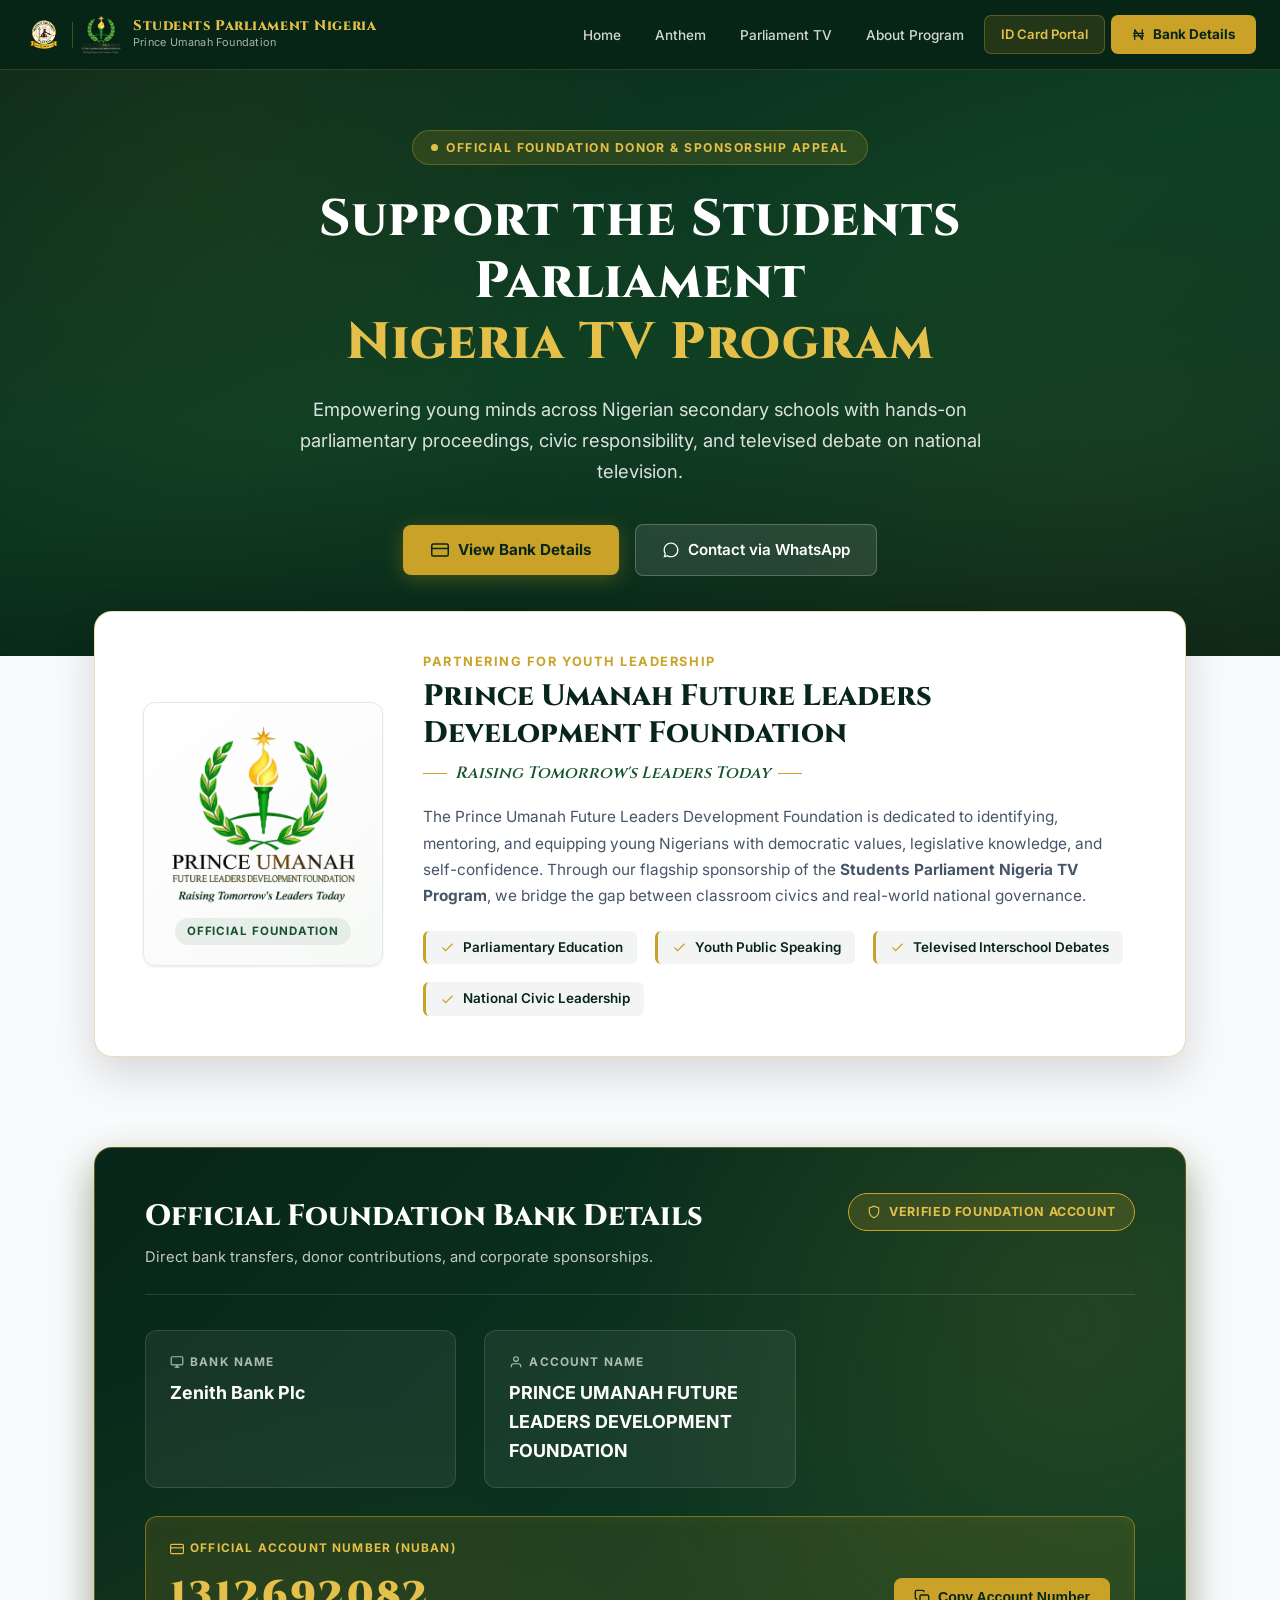
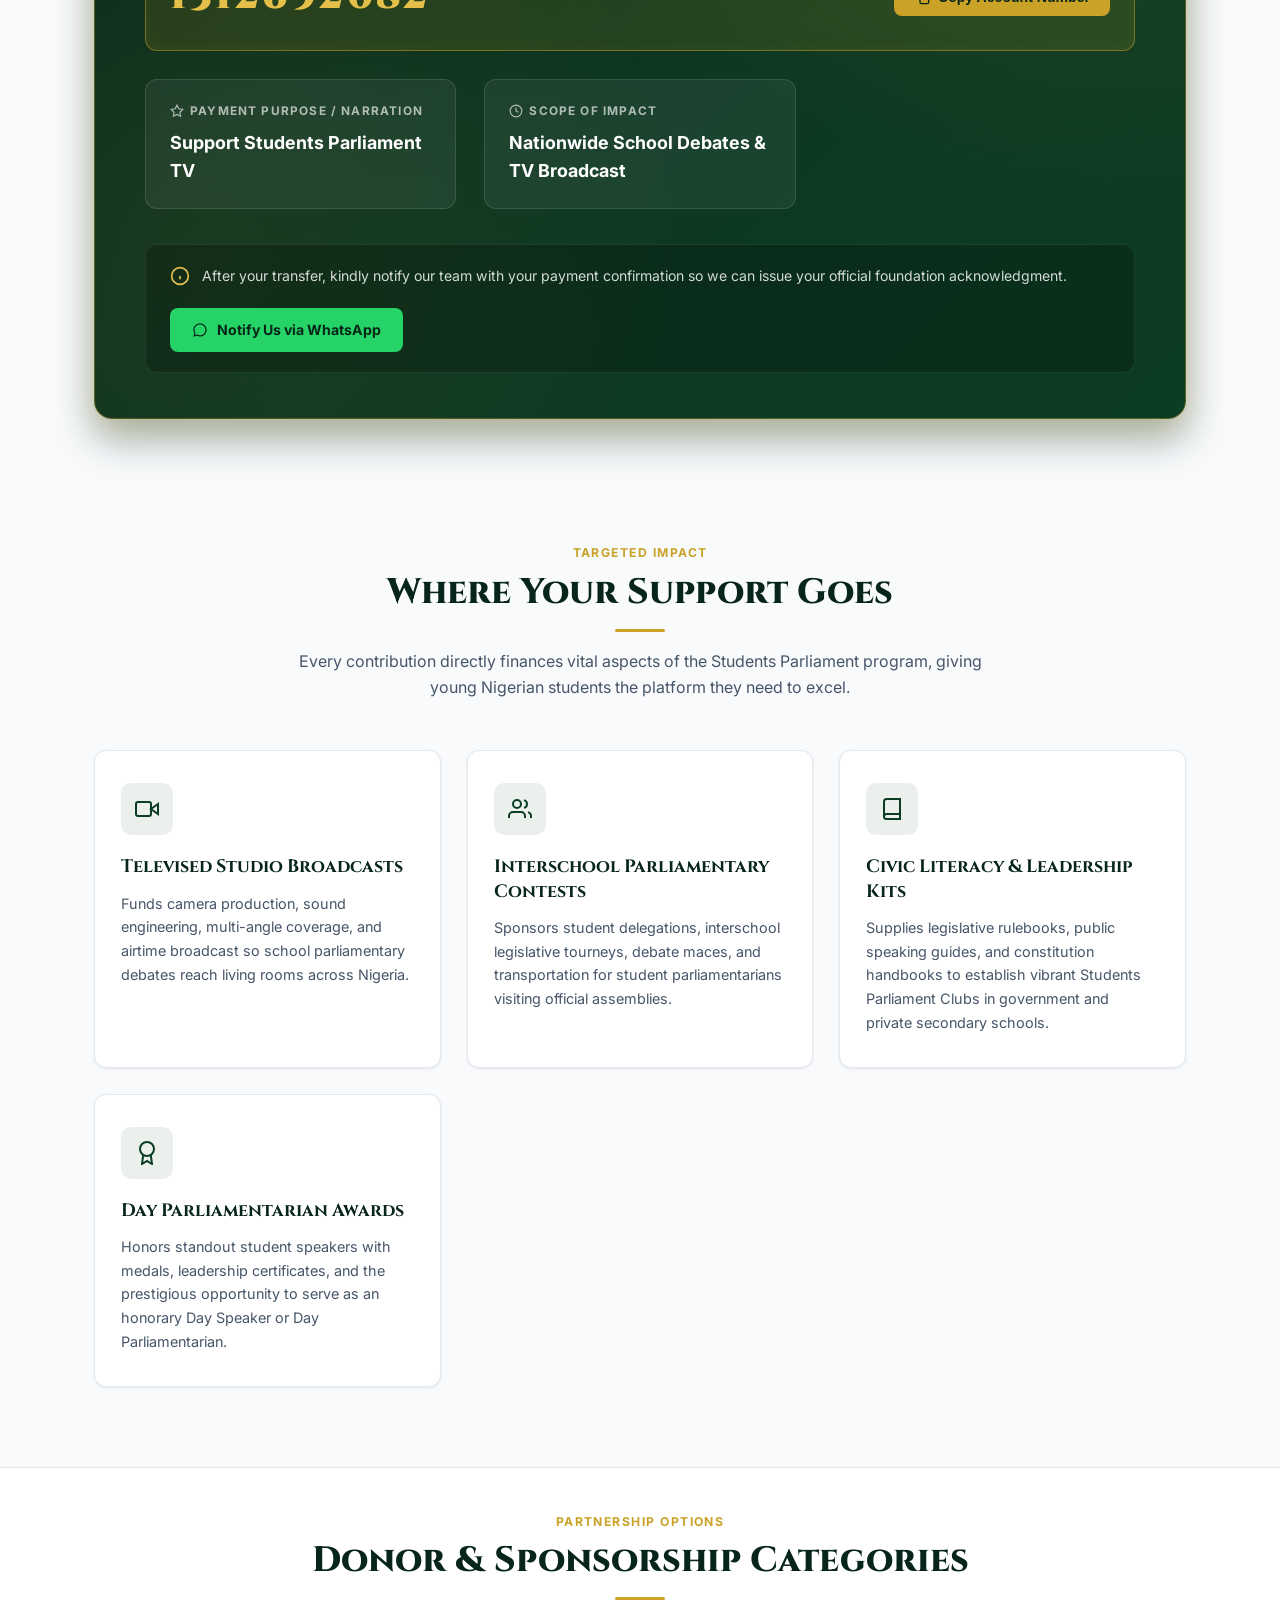
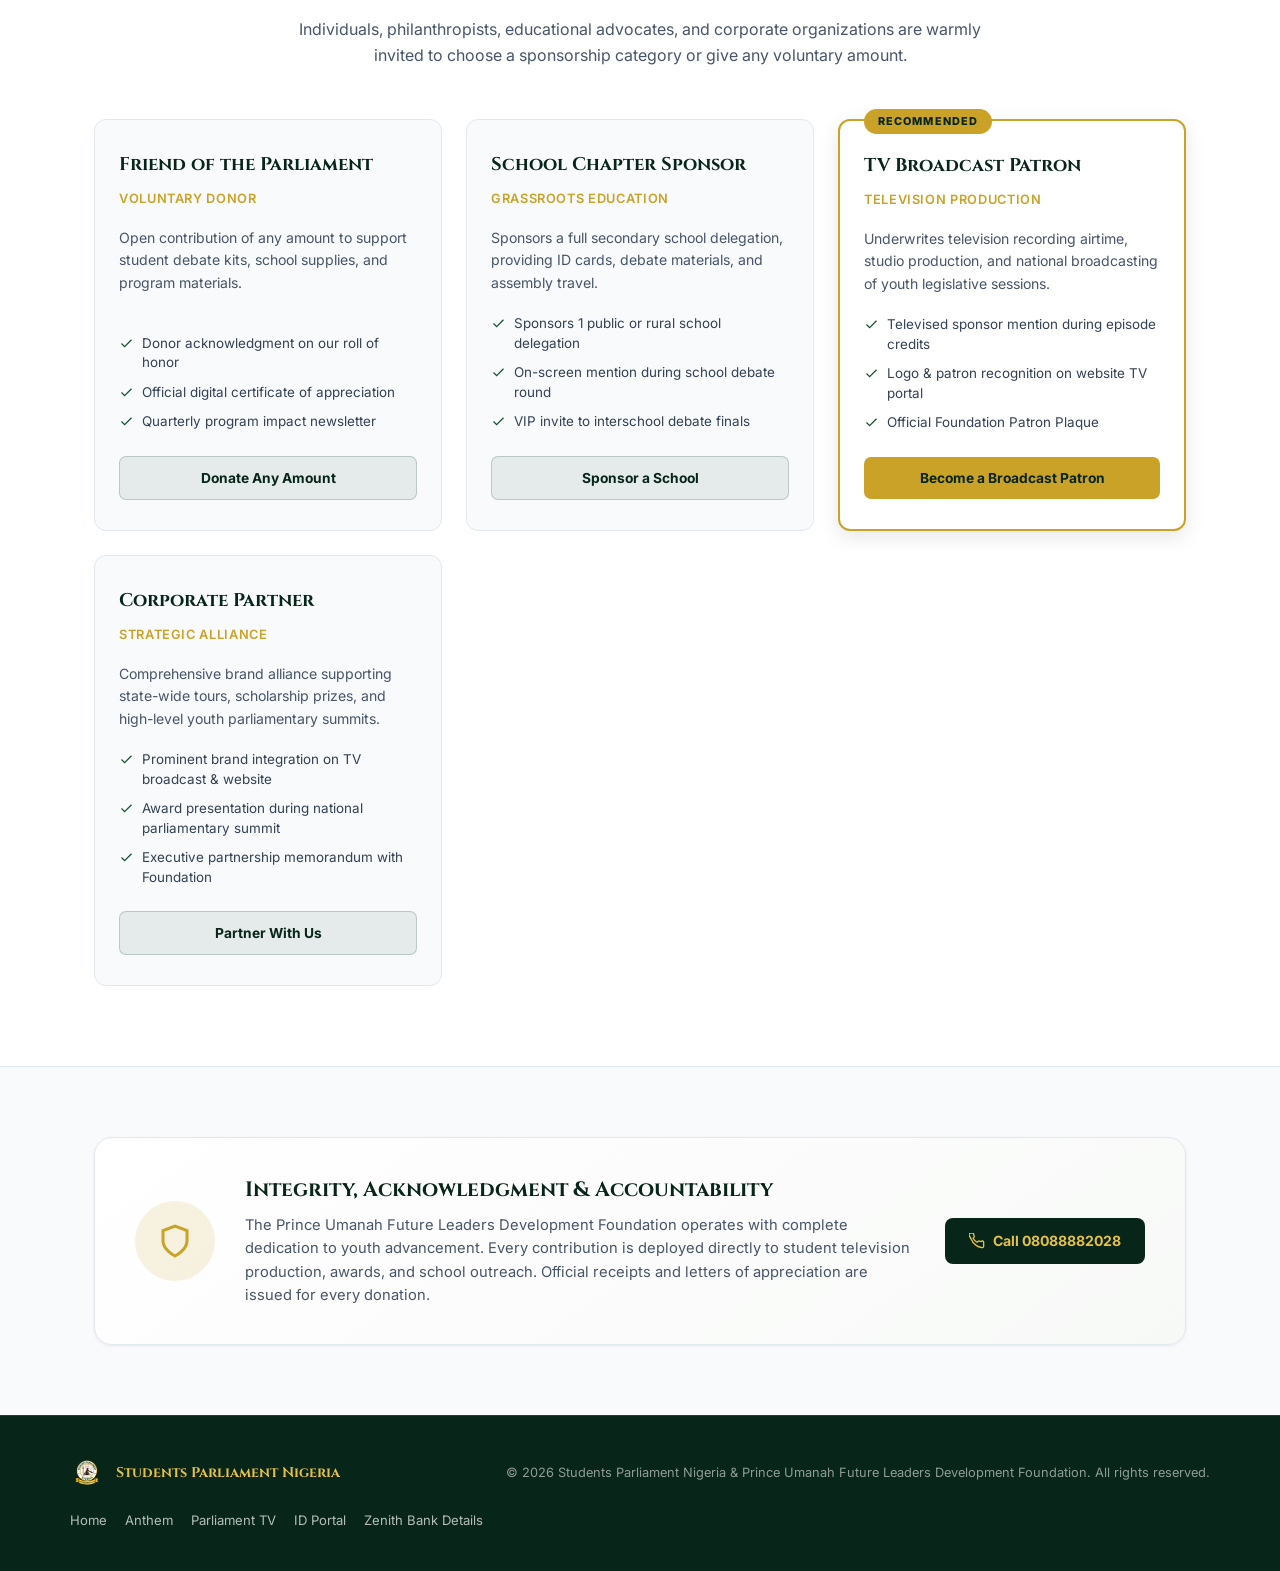
<file: donate.html>
<!DOCTYPE html>
<html lang="en">
<head>
  <meta charset="UTF-8">
  <meta name="viewport" content="width=device-width, initial-scale=1.0">
  <title>Support Students Parliament Nigeria TV - Prince Umanah Future Leaders Development Foundation</title>
  <meta name="description" content="Support and sponsor the Students Parliament Nigeria TV Program through the Prince Umanah Future Leaders Development Foundation. Raising Tomorrow's Leaders Today.">
  <meta property="og:title" content="Support Students Parliament Nigeria TV Program">
  <meta property="og:description" content="Support the Prince Umanah Future Leaders Development Foundation in empowering Nigerian students with parliamentary debate and civic leadership on television.">
  <meta property="og:image" content="image/prince-umanah-foundation-logo.png">

  <link rel="preconnect" href="https://fonts.googleapis.com">
  <link rel="preconnect" href="https://fonts.gstatic.com" crossorigin>
  <link href="https://fonts.googleapis.com/css2?family=Cinzel:wght@600;700;800;900&family=Inter:wght@300;400;500;600;700;800&display=swap" rel="stylesheet">
  <link rel="icon" type="image/png" href="favicon.png">
  <link rel="manifest" href="manifest.webmanifest">
  <meta name="theme-color" content="#072518">

  <style>
    *, *::before, *::after { box-sizing: border-box; margin: 0; padding: 0; }

    :root {
      --green-deep:   #072518;
      --green-dark:   #0b3d23;
      --green-mid:    #14532d;
      --green-light:  #166534;
      --gold:         #c9a227;
      --gold-light:   #e4c04a;
      --gold-pale:    #fdf8ec;
      --white:        #ffffff;
      --off-white:    #f8fafc;
      --gray-50:      #f8fafc;
      --gray-100:     #f1f5f9;
      --gray-200:     #e2e8f0;
      --gray-300:     #cbd5e1;
      --gray-400:     #94a3b8;
      --gray-600:     #475569;
      --gray-700:     #334155;
      --gray-800:     #1e293b;
      --text:         #0f172a;
      --radius:       12px;
      --radius-lg:    18px;
      --shadow-sm:    0 1px 3px rgba(0,0,0,.08);
      --shadow-md:    0 6px 20px rgba(0,0,0,.10);
      --shadow-lg:    0 16px 45px rgba(0,0,0,.15);
      --shadow-gold:  0 8px 30px rgba(201,162,39,.22);
    }

    html { scroll-behavior: smooth; }

    body {
      font-family: 'Inter', system-ui, -apple-system, BlinkMacSystemFont, 'Segoe UI', Roboto, sans-serif;
      color: var(--text);
      background: var(--off-white);
      line-height: 1.6;
      overflow-x: hidden;
      -webkit-font-smoothing: antialiased;
    }

    /* Prevent any hover transform animations */
    * {
      transform: none !important;
    }

    /* =====================================================================
       NAVBAR
    ===================================================================== */
    .navbar {
      position: fixed;
      top: 0; left: 0; right: 0;
      z-index: 1000;
      background: rgba(7, 37, 24, 0.98);
      backdrop-filter: blur(12px);
      -webkit-backdrop-filter: blur(12px);
      border-bottom: 1px solid rgba(201, 162, 39, 0.22);
      padding: 0 24px;
      height: 70px;
      display: flex;
      align-items: center;
      justify-content: space-between;
    }

    .nav-brand {
      display: flex;
      align-items: center;
      gap: 12px;
      text-decoration: none;
    }

    .nav-logos-group {
      display: flex;
      align-items: center;
      gap: 8px;
    }

    .nav-logo {
      width: 40px;
      height: 40px;
      object-fit: contain;
    }

    .nav-logo-divider {
      width: 1px;
      height: 26px;
      background: rgba(201, 162, 39, 0.35);
    }

    .nav-logo-foundation {
      width: 40px;
      height: 40px;
      object-fit: contain;
      filter: drop-shadow(0 2px 4px rgba(0,0,0,0.3));
    }

    .nav-brand-text {
      display: flex;
      flex-direction: column;
    }

    .nav-brand-name {
      font-family: 'Cinzel', serif;
      font-size: 0.88rem;
      font-weight: 800;
      color: var(--gold-light);
      letter-spacing: 0.04em;
      line-height: 1.15;
    }

    .nav-brand-sub {
      font-size: 0.68rem;
      color: rgba(255,255,255,0.65);
      letter-spacing: 0.02em;
    }

    .nav-links {
      display: flex;
      align-items: center;
      gap: 6px;
      list-style: none;
    }

    .nav-links a {
      color: rgba(255,255,255,0.82);
      text-decoration: none;
      font-size: 0.85rem;
      font-weight: 500;
      padding: 8px 14px;
      border-radius: 6px;
      transition: color .2s, background .2s;
    }

    .nav-links a:hover {
      color: var(--gold-light);
      background: rgba(201,162,39,0.12);
    }

    .btn-nav-portal {
      display: inline-flex;
      align-items: center;
      gap: 7px;
      background: rgba(201, 162, 39, 0.15);
      color: var(--gold-light) !important;
      border: 1px solid rgba(201, 162, 39, 0.35);
      font-weight: 600 !important;
      padding: 8px 16px !important;
      border-radius: 7px !important;
      font-size: 0.82rem !important;
      text-decoration: none;
      transition: background .2s, border-color .2s;
    }

    .btn-nav-portal:hover {
      background: rgba(201, 162, 39, 0.25) !important;
      border-color: var(--gold-light) !important;
    }

    .btn-nav-cta {
      display: inline-flex;
      align-items: center;
      gap: 7px;
      background: var(--gold);
      color: var(--green-deep) !important;
      font-weight: 700 !important;
      padding: 9px 20px !important;
      border-radius: 7px !important;
      font-size: 0.84rem !important;
      border: none;
      text-decoration: none;
      cursor: pointer;
      transition: background .2s;
    }

    .btn-nav-cta:hover {
      background: var(--gold-light) !important;
      color: var(--green-deep) !important;
    }

    .hamburger {
      display: none;
      flex-direction: column;
      gap: 5px;
      cursor: pointer;
      padding: 6px;
      background: none;
      border: none;
    }

    .hamburger span {
      display: block;
      width: 22px;
      height: 2px;
      background: var(--gold-light);
      border-radius: 2px;
      transition: all .3s;
    }

    .mobile-nav {
      display: none;
      position: fixed;
      top: 70px; left: 0; right: 0;
      background: rgba(7, 37, 24, 0.98);
      border-bottom: 1px solid rgba(201,162,39,0.25);
      padding: 20px 24px;
      flex-direction: column;
      gap: 12px;
      z-index: 999;
    }

    .mobile-nav.open { display: flex; }

    .mobile-nav a {
      color: rgba(255,255,255,0.85);
      text-decoration: none;
      font-size: 0.95rem;
      font-weight: 500;
      padding: 8px 0;
      border-bottom: 1px solid rgba(255,255,255,0.06);
    }

    .mobile-nav a:hover { color: var(--gold-light); }

    /* =====================================================================
       HERO & APPEAL HEADER
    ===================================================================== */
    .support-hero {
      background: linear-gradient(160deg, var(--green-deep) 0%, var(--green-dark) 50%, #0d3320 100%);
      padding: 130px 24px 80px;
      position: relative;
      overflow: hidden;
      color: var(--white);
      text-align: center;
    }

    .support-hero-pattern {
      position: absolute;
      inset: 0;
      background-image:
        radial-gradient(circle at 15% 25%, rgba(201,162,39,0.08) 0%, transparent 45%),
        radial-gradient(circle at 85% 75%, rgba(201,162,39,0.06) 0%, transparent 50%),
        linear-gradient(180deg, transparent 65%, rgba(0,0,0,0.3) 100%);
      pointer-events: none;
    }

    .support-hero-inner {
      max-width: 860px;
      margin: 0 auto;
      position: relative;
      z-index: 1;
    }

    .appeal-badge {
      display: inline-flex;
      align-items: center;
      gap: 8px;
      background: rgba(201, 162, 39, 0.15);
      border: 1px solid rgba(201, 162, 39, 0.35);
      color: var(--gold-light);
      font-size: 0.76rem;
      font-weight: 700;
      letter-spacing: 0.12em;
      text-transform: uppercase;
      padding: 7px 18px;
      border-radius: 50px;
      margin-bottom: 24px;
    }

    .appeal-badge-dot {
      width: 7px;
      height: 7px;
      border-radius: 50%;
      background: var(--gold-light);
    }

    .support-hero h1 {
      font-family: 'Cinzel', serif;
      font-size: clamp(2rem, 4.5vw, 3.2rem);
      font-weight: 800;
      color: var(--white);
      line-height: 1.2;
      margin-bottom: 20px;
      letter-spacing: 0.02em;
    }

    .support-hero h1 span {
      color: var(--gold-light);
      display: block;
    }

    .support-hero-desc {
      font-size: clamp(1rem, 1.8vw, 1.15rem);
      color: rgba(255, 255, 255, 0.85);
      max-width: 720px;
      margin: 0 auto 36px;
      line-height: 1.7;
    }

    .hero-quick-actions {
      display: flex;
      align-items: center;
      justify-content: center;
      gap: 16px;
      flex-wrap: wrap;
    }

    .btn-hero-donate {
      display: inline-flex;
      align-items: center;
      gap: 9px;
      background: var(--gold);
      color: var(--green-deep);
      font-size: 0.95rem;
      font-weight: 700;
      padding: 13px 28px;
      border-radius: 8px;
      text-decoration: none;
      transition: background .2s;
      box-shadow: 0 4px 20px rgba(201,162,39,0.3);
    }

    .btn-hero-donate:hover {
      background: var(--gold-light);
      color: var(--green-deep);
    }

    .btn-hero-secondary {
      display: inline-flex;
      align-items: center;
      gap: 8px;
      background: rgba(255, 255, 255, 0.10);
      color: var(--white);
      border: 1px solid rgba(255, 255, 255, 0.22);
      font-size: 0.95rem;
      font-weight: 600;
      padding: 13px 26px;
      border-radius: 8px;
      text-decoration: none;
      transition: background .2s, border-color .2s;
    }

    .btn-hero-secondary:hover {
      background: rgba(255, 255, 255, 0.18);
      border-color: rgba(255, 255, 255, 0.4);
    }

    /* =====================================================================
       MAIN LAYOUT CONTAINER
    ===================================================================== */
    .container {
      max-width: 1140px;
      margin: 0 auto;
      padding: 0 24px;
    }

    /* =====================================================================
       FOUNDATION CREST CARD SECTION
    ===================================================================== */
    .foundation-card-section {
      margin-top: -45px;
      position: relative;
      z-index: 10;
      padding-bottom: 50px;
    }

    .foundation-seal-card {
      background: var(--white);
      border-radius: var(--radius-lg);
      border: 1px solid rgba(201, 162, 39, 0.35);
      box-shadow: var(--shadow-lg);
      padding: 40px 48px;
      display: grid;
      grid-template-columns: 240px 1fr;
      gap: 40px;
      align-items: center;
      position: relative;
    }

    .foundation-logo-wrap {
      display: flex;
      flex-direction: column;
      align-items: center;
      justify-content: center;
      text-align: center;
      padding: 20px 10px;
      background: linear-gradient(145deg, #ffffff 0%, #f7f9f7 100%);
      border-radius: var(--radius);
      border: 1px solid var(--gray-200);
      box-shadow: var(--shadow-sm);
    }

    .foundation-logo-img {
      width: 100%;
      max-width: 190px;
      height: auto;
      object-fit: contain;
    }

    .foundation-seal-pill {
      margin-top: 14px;
      display: inline-block;
      font-size: 0.72rem;
      font-weight: 700;
      letter-spacing: 0.08em;
      text-transform: uppercase;
      color: var(--green-mid);
      background: rgba(20, 83, 45, 0.08);
      padding: 4px 12px;
      border-radius: 30px;
    }

    .foundation-details {
      display: flex;
      flex-direction: column;
      justify-content: center;
    }

    .foundation-subhead {
      font-size: 0.8rem;
      font-weight: 700;
      letter-spacing: 0.12em;
      text-transform: uppercase;
      color: var(--gold);
      margin-bottom: 6px;
    }

    .foundation-title {
      font-family: 'Cinzel', serif;
      font-size: clamp(1.4rem, 2.5vw, 1.85rem);
      font-weight: 800;
      color: var(--green-deep);
      line-height: 1.25;
      margin-bottom: 8px;
    }

    .foundation-motto {
      font-family: 'Cinzel', serif;
      font-size: 1.02rem;
      font-style: italic;
      font-weight: 600;
      color: var(--green-mid);
      margin-bottom: 18px;
      display: flex;
      align-items: center;
      gap: 8px;
    }

    .foundation-motto::before,
    .foundation-motto::after {
      content: '';
      display: inline-block;
      width: 24px;
      height: 1px;
      background: var(--gold);
    }

    .foundation-statement {
      font-size: 0.96rem;
      color: var(--gray-600);
      line-height: 1.7;
      margin-bottom: 22px;
    }

    .foundation-highlights {
      display: flex;
      flex-wrap: wrap;
      gap: 18px;
    }

    .foundation-highlight-item {
      display: flex;
      align-items: center;
      gap: 8px;
      font-size: 0.84rem;
      font-weight: 600;
      color: var(--green-deep);
      background: rgba(11, 61, 35, 0.05);
      padding: 6px 14px;
      border-radius: 6px;
      border-left: 3px solid var(--gold);
    }

    .foundation-highlight-item svg {
      color: var(--gold);
      flex-shrink: 0;
    }

    /* =====================================================================
       DONATION / BANK TRANSFER SPOTLIGHT
    ===================================================================== */
    .bank-spotlight-section {
      padding: 40px 0 80px;
    }

    .bank-card-outer {
      background: linear-gradient(135deg, var(--green-deep) 0%, #0d3822 60%, var(--green-dark) 100%);
      border-radius: var(--radius-lg);
      padding: 45px 50px;
      color: var(--white);
      box-shadow: var(--shadow-gold), 0 20px 40px rgba(7, 37, 24, 0.35);
      border: 1px solid rgba(201, 162, 39, 0.4);
      position: relative;
      overflow: hidden;
    }

    .bank-card-pattern {
      position: absolute;
      inset: 0;
      background-image:
        radial-gradient(circle at 90% 20%, rgba(201,162,39,0.12) 0%, transparent 40%),
        radial-gradient(circle at 10% 80%, rgba(201,162,39,0.08) 0%, transparent 40%);
      pointer-events: none;
    }

    .bank-card-header {
      display: flex;
      justify-content: space-between;
      align-items: flex-start;
      margin-bottom: 35px;
      position: relative;
      z-index: 1;
      flex-wrap: wrap;
      gap: 20px;
      border-bottom: 1px solid rgba(255, 255, 255, 0.12);
      padding-bottom: 24px;
    }

    .bank-header-left h2 {
      font-family: 'Cinzel', serif;
      font-size: clamp(1.4rem, 2.3vw, 1.9rem);
      font-weight: 800;
      color: var(--white);
      margin-bottom: 6px;
    }

    .bank-header-left p {
      color: rgba(255, 255, 255, 0.75);
      font-size: 0.92rem;
    }

    .bank-badge-verified {
      display: inline-flex;
      align-items: center;
      gap: 8px;
      background: rgba(201, 162, 39, 0.18);
      border: 1px solid var(--gold);
      color: var(--gold-light);
      font-size: 0.78rem;
      font-weight: 700;
      padding: 8px 18px;
      border-radius: 50px;
      letter-spacing: 0.05em;
      text-transform: uppercase;
    }

    .bank-details-grid {
      display: grid;
      grid-template-columns: repeat(auto-fit, minmax(280px, 1fr));
      gap: 28px;
      position: relative;
      z-index: 1;
      margin-bottom: 35px;
    }

    .bank-detail-box {
      background: rgba(255, 255, 255, 0.06);
      border: 1px solid rgba(255, 255, 255, 0.12);
      border-radius: var(--radius);
      padding: 22px 24px;
      transition: background .2s, border-color .2s;
    }

    .bank-detail-box.featured {
      background: rgba(201, 162, 39, 0.12);
      border: 1px solid rgba(201, 162, 39, 0.5);
      box-shadow: inset 0 0 15px rgba(201, 162, 39, 0.08);
    }

    .bank-field-label {
      font-size: 0.74rem;
      font-weight: 700;
      letter-spacing: 0.1em;
      text-transform: uppercase;
      color: rgba(255, 255, 255, 0.65);
      margin-bottom: 8px;
      display: flex;
      align-items: center;
      gap: 6px;
    }

    .bank-detail-box.featured .bank-field-label {
      color: var(--gold-light);
    }

    .bank-field-value {
      font-size: 1.12rem;
      font-weight: 700;
      color: var(--white);
      word-break: break-word;
    }

    .bank-account-number-row {
      display: flex;
      align-items: center;
      justify-content: space-between;
      gap: 16px;
      flex-wrap: wrap;
    }

    .bank-account-num {
      font-family: 'Cinzel', serif;
      font-size: clamp(1.8rem, 3.2vw, 2.4rem);
      font-weight: 900;
      letter-spacing: 0.08em;
      color: var(--gold-light);
      user-select: all;
    }

    .btn-copy-account {
      display: inline-flex;
      align-items: center;
      gap: 8px;
      background: var(--gold);
      color: var(--green-deep);
      border: none;
      padding: 11px 20px;
      border-radius: 8px;
      font-size: 0.88rem;
      font-weight: 700;
      cursor: pointer;
      transition: background .2s;
    }

    .btn-copy-account:hover {
      background: var(--gold-light);
    }

    .btn-copy-account.copied {
      background: #10b981;
      color: var(--white);
    }

    .bank-card-footer {
      position: relative;
      z-index: 1;
      display: flex;
      align-items: center;
      justify-content: space-between;
      flex-wrap: wrap;
      gap: 20px;
      background: rgba(0, 0, 0, 0.22);
      border-radius: var(--radius);
      padding: 20px 24px;
      border: 1px solid rgba(255, 255, 255, 0.08);
    }

    .bank-footer-note {
      display: flex;
      align-items: center;
      gap: 12px;
      color: rgba(255, 255, 255, 0.82);
      font-size: 0.88rem;
    }

    .bank-footer-note svg {
      color: var(--gold-light);
      flex-shrink: 0;
    }

    .btn-whatsapp-notify {
      display: inline-flex;
      align-items: center;
      gap: 9px;
      background: #25d366;
      color: #072518;
      font-size: 0.88rem;
      font-weight: 700;
      padding: 11px 22px;
      border-radius: 8px;
      text-decoration: none;
      transition: background .2s;
    }

    .btn-whatsapp-notify:hover {
      background: #20bd5a;
      color: #072518;
    }

    /* =====================================================================
       WHY YOUR DONATION MATTERS (IMPACT PILLARS)
    ===================================================================== */
    .impact-section {
      padding: 40px 0 80px;
    }

    .section-header-center {
      text-align: center;
      max-width: 720px;
      margin: 0 auto 50px;
    }

    .section-label {
      display: inline-block;
      font-size: 0.76rem;
      font-weight: 700;
      letter-spacing: 0.12em;
      text-transform: uppercase;
      color: var(--gold);
      margin-bottom: 8px;
    }

    .section-title {
      font-family: 'Cinzel', serif;
      font-size: clamp(1.6rem, 2.8vw, 2.2rem);
      font-weight: 800;
      color: var(--green-deep);
      line-height: 1.25;
      margin-bottom: 14px;
    }

    .gold-divider {
      width: 50px;
      height: 3px;
      background: var(--gold);
      border-radius: 2px;
      margin: 0 auto 16px;
    }

    .section-subtitle {
      font-size: 1rem;
      color: var(--gray-600);
      line-height: 1.65;
    }

    .impact-grid {
      display: grid;
      grid-template-columns: repeat(auto-fit, minmax(260px, 1fr));
      gap: 26px;
    }

    .impact-card {
      background: var(--white);
      border-radius: var(--radius);
      border: 1px solid var(--gray-200);
      padding: 32px 26px;
      box-shadow: var(--shadow-sm);
      display: flex;
      flex-direction: column;
      transition: border-color .2s, box-shadow .2s;
    }

    .impact-card:hover {
      border-color: rgba(201, 162, 39, 0.5);
      box-shadow: var(--shadow-md);
    }

    .impact-icon-wrap {
      width: 52px;
      height: 52px;
      border-radius: 10px;
      background: rgba(11, 61, 35, 0.08);
      display: flex;
      align-items: center;
      justify-content: center;
      margin-bottom: 20px;
      color: var(--green-dark);
    }

    .impact-card-title {
      font-family: 'Cinzel', serif;
      font-size: 1.12rem;
      font-weight: 700;
      color: var(--green-deep);
      margin-bottom: 12px;
      line-height: 1.35;
    }

    .impact-card-body {
      font-size: 0.9rem;
      color: var(--gray-600);
      line-height: 1.65;
      flex-grow: 1;
    }

    /* =====================================================================
       SPONSORSHIP CATEGORIES / TIERS
    ===================================================================== */
    .tiers-section {
      padding: 40px 0 80px;
      background: var(--white);
      border-top: 1px solid var(--gray-200);
      border-bottom: 1px solid var(--gray-200);
    }

    .tiers-grid {
      display: grid;
      grid-template-columns: repeat(auto-fit, minmax(260px, 1fr));
      gap: 24px;
    }

    .tier-box {
      border: 1px solid var(--gray-200);
      border-radius: var(--radius);
      padding: 30px 24px;
      background: var(--off-white);
      display: flex;
      flex-direction: column;
      position: relative;
    }

    .tier-box.featured-tier {
      background: var(--white);
      border: 2px solid var(--gold);
      box-shadow: var(--shadow-md);
    }

    .tier-ribbon {
      position: absolute;
      top: -12px;
      left: 24px;
      background: var(--gold);
      color: var(--green-deep);
      font-size: 0.68rem;
      font-weight: 800;
      letter-spacing: 0.1em;
      text-transform: uppercase;
      padding: 4px 14px;
      border-radius: 30px;
    }

    .tier-header {
      margin-bottom: 16px;
    }

    .tier-name {
      font-family: 'Cinzel', serif;
      font-size: 1.15rem;
      font-weight: 700;
      color: var(--green-deep);
      margin-bottom: 6px;
    }

    .tier-focus {
      font-size: 0.8rem;
      color: var(--gold);
      font-weight: 600;
      text-transform: uppercase;
      letter-spacing: 0.05em;
    }

    .tier-desc {
      font-size: 0.88rem;
      color: var(--gray-600);
      line-height: 1.6;
      margin-bottom: 20px;
      flex-grow: 1;
    }

    .tier-benefits {
      list-style: none;
      margin-bottom: 24px;
      display: flex;
      flex-direction: column;
      gap: 10px;
    }

    .tier-benefits li {
      font-size: 0.84rem;
      color: var(--gray-700);
      display: flex;
      align-items: flex-start;
      gap: 8px;
      line-height: 1.45;
    }

    .tier-benefits li svg {
      color: var(--green-mid);
      flex-shrink: 0;
      margin-top: 2px;
    }

    .btn-tier-select {
      display: block;
      width: 100%;
      text-align: center;
      padding: 10px 16px;
      border-radius: 7px;
      font-size: 0.86rem;
      font-weight: 700;
      text-decoration: none;
      transition: background .2s;
      background: rgba(11, 61, 35, 0.08);
      color: var(--green-deep);
      border: 1px solid rgba(11, 61, 35, 0.2);
    }

    .btn-tier-select:hover {
      background: var(--green-deep);
      color: var(--gold-light);
    }

    .tier-box.featured-tier .btn-tier-select {
      background: var(--gold);
      color: var(--green-deep);
      border: none;
    }

    .tier-box.featured-tier .btn-tier-select:hover {
      background: var(--gold-light);
    }

    /* =====================================================================
       CONFIRMATION & TRANSPARENCY NOTICE
    ===================================================================== */
    .transparency-section {
      padding: 70px 0;
    }

    .transparency-card {
      background: linear-gradient(145deg, #ffffff 0%, #f7f9f7 100%);
      border: 1px solid var(--gray-200);
      border-radius: var(--radius-lg);
      padding: 36px 40px;
      box-shadow: var(--shadow-sm);
      display: grid;
      grid-template-columns: 80px 1fr auto;
      gap: 30px;
      align-items: center;
    }

    .transparency-icon {
      width: 80px;
      height: 80px;
      border-radius: 50%;
      background: rgba(201, 162, 39, 0.14);
      display: flex;
      align-items: center;
      justify-content: center;
      color: var(--gold);
    }

    .transparency-text h3 {
      font-family: 'Cinzel', serif;
      font-size: 1.3rem;
      font-weight: 700;
      color: var(--green-deep);
      margin-bottom: 6px;
    }

    .transparency-text p {
      font-size: 0.92rem;
      color: var(--gray-600);
      line-height: 1.6;
    }

    .btn-contact-team {
      display: inline-flex;
      align-items: center;
      gap: 8px;
      background: var(--green-deep);
      color: var(--gold-light);
      padding: 12px 24px;
      border-radius: 8px;
      font-size: 0.88rem;
      font-weight: 700;
      text-decoration: none;
      transition: background .2s;
      white-space: nowrap;
    }

    .btn-contact-team:hover {
      background: var(--green-dark);
      color: var(--white);
    }

    /* =====================================================================
       FOOTER
    ===================================================================== */
    footer {
      background: var(--green-deep);
      border-top: 1px solid rgba(201,162,39,0.2);
      padding: 40px 24px;
      color: rgba(255,255,255,0.7);
      font-size: 0.82rem;
    }

    .footer-inner {
      max-width: 1140px;
      margin: 0 auto;
      display: flex;
      align-items: center;
      justify-content: space-between;
      gap: 20px;
      flex-wrap: wrap;
    }

    .footer-brand {
      display: flex;
      align-items: center;
      gap: 12px;
    }

    .footer-logo {
      width: 34px;
      height: 34px;
      object-fit: contain;
    }

    .footer-brand-name {
      font-family: 'Cinzel', serif;
      font-size: 0.88rem;
      font-weight: 700;
      color: var(--gold-light);
    }

    .footer-copy {
      color: rgba(255,255,255,0.55);
      font-size: 0.8rem;
    }

    .footer-links {
      display: flex;
      align-items: center;
      gap: 18px;
      list-style: none;
    }

    .footer-links a {
      color: rgba(255,255,255,0.7);
      text-decoration: none;
      font-size: 0.82rem;
      transition: color .2s;
    }

    .footer-links a:hover {
      color: var(--gold-light);
    }

    /* =====================================================================
       RESPONSIVE ADJUSTMENTS
    ===================================================================== */
    @media (max-width: 900px) {
      .nav-links { display: none; }
      .hamburger { display: flex; }
      .foundation-seal-card {
        grid-template-columns: 1fr;
        text-align: center;
        padding: 32px 24px;
      }
      .foundation-motto { justify-content: center; }
      .foundation-highlights { justify-content: center; }
      .bank-card-outer { padding: 32px 24px; }
      .transparency-card {
        grid-template-columns: 1fr;
        text-align: center;
        padding: 30px 24px;
      }
      .transparency-icon { margin: 0 auto; }
      .btn-contact-team { justify-content: center; }
    }

    @media (max-width: 680px) {
      .navbar {
        padding: 0 14px;
        height: 64px;
      }
      .nav-brand {
        gap: 8px;
        max-width: calc(100% - 44px);
      }
      .nav-logos-group {
        gap: 6px;
      }
      .nav-logo {
        width: 32px;
        height: 32px;
      }
      .nav-logo-foundation {
        width: 32px;
        height: 32px;
      }
      .nav-logo-divider {
        height: 18px;
      }
      .nav-brand-text {
        min-width: 0;
        overflow: hidden;
      }
      .nav-brand-name {
        font-size: 0.76rem;
        letter-spacing: 0.02em;
        line-height: 1.15;
        white-space: nowrap;
        overflow: hidden;
        text-overflow: ellipsis;
      }
      .nav-brand-sub {
        font-size: 0.62rem;
        letter-spacing: 0.01em;
        line-height: 1.15;
        white-space: nowrap;
        overflow: hidden;
        text-overflow: ellipsis;
        color: rgba(255, 255, 255, 0.7);
      }
    }

    @media (max-width: 400px) {
      .navbar {
        padding: 0 10px;
        height: 60px;
      }
      .nav-brand {
        gap: 6px;
        max-width: calc(100% - 38px);
      }
      .nav-logo {
        width: 28px;
        height: 28px;
      }
      .nav-logo-foundation {
        width: 28px;
        height: 28px;
      }
      .nav-logo-divider {
        height: 16px;
      }
      .nav-brand-name {
        font-size: 0.68rem;
      }
      .nav-brand-sub {
        font-size: 0.58rem;
      }
    }

    @media (max-width: 560px) {
      .support-hero { padding: 110px 18px 60px; }
      .hero-quick-actions { flex-direction: column; align-items: stretch; }
      .btn-hero-donate, .btn-hero-secondary { justify-content: center; }
      .bank-account-number-row { flex-direction: column; align-items: flex-start; }
      .btn-copy-account { width: 100%; justify-content: center; }
      .bank-card-footer { flex-direction: column; align-items: stretch; }
      .btn-whatsapp-notify { justify-content: center; }
      .footer-inner { flex-direction: column; text-align: center; }
      .footer-links { flex-wrap: wrap; justify-content: center; }
    }
  </style>
</head>
<body>

  <!-- =========================================================
       NAVBAR
  ========================================================= -->
  <nav class="navbar" id="navbar">
    <a href="index.html" class="nav-brand">
      <div class="nav-logos-group">
        <img src="image/image-3.png" alt="Students Parliament Nigeria Logo" class="nav-logo">
        <div class="nav-logo-divider"></div>
        <img src="image/prince-umanah-foundation-logo.png" alt="Prince Umanah Foundation Crest" class="nav-logo-foundation">
      </div>
      <div class="nav-brand-text">
        <span class="nav-brand-name">Students Parliament Nigeria</span>
        <span class="nav-brand-sub">Prince Umanah Foundation</span>
      </div>
    </a>

    <ul class="nav-links">
      <li><a href="index.html">Home</a></li>
      <li><a href="index.html#anthem">Anthem</a></li>
      <li><a href="index.html#tv">Parliament TV</a></li>
      <li><a href="index.html#about">About Program</a></li>
      <li><a href="id-portal.html" class="btn-nav-portal">ID Card Portal</a></li>
      <li><a href="#bank-account" class="btn-nav-cta">
        <svg width="15" height="15" fill="none" stroke="currentColor" stroke-width="2" stroke-linecap="round" stroke-linejoin="round" viewBox="0 0 24 24"><path d="M6 20V4l12 16V4M4 10h16M4 14h16"></path></svg>
        Bank Details
      </a></li>
    </ul>

    <button class="hamburger" id="hamburger" aria-label="Open menu">
      <span></span><span></span><span></span>
    </button>
  </nav>

  <!-- Mobile Nav -->
  <div class="mobile-nav" id="mobileNav">
    <a href="index.html">Main Website</a>
    <a href="index.html#anthem">Official Anthem</a>
    <a href="index.html#tv">Students Parliament TV</a>
    <a href="index.html#about">About the Program</a>
    <a href="id-portal.html">Generate ID Card</a>
    <a href="#bank-account">Zenith Bank Details</a>
  </div>

  <!-- =========================================================
       HERO / APPEAL HEADER
  ========================================================= -->
  <header class="support-hero">
    <div class="support-hero-pattern"></div>
    <div class="support-hero-inner">
      <div class="appeal-badge">
        <span class="appeal-badge-dot"></span>
        <span>Official Foundation Donor &amp; Sponsorship Appeal</span>
      </div>

      <h1>
        Support the Students Parliament
        <span>Nigeria TV Program</span>
      </h1>

      <p class="support-hero-desc">
        Empowering young minds across Nigerian secondary schools with hands-on parliamentary proceedings, civic responsibility, and televised debate on national television.
      </p>

      <div class="hero-quick-actions">
        <a href="#bank-account" class="btn-hero-donate">
          <svg width="18" height="18" fill="none" stroke="currentColor" stroke-width="2" viewBox="0 0 24 24"><rect x="1" y="4" width="22" height="16" rx="2" ry="2"></rect><line x1="1" y1="10" x2="23" y2="10"></line></svg>
          <span>View Bank Details</span>
        </a>
        <a href="https://wa.me/2348088882028?text=Hello%2C%20I%20would%20like%20to%20support%2Fpartner%20with%20the%20Prince%20Umanah%20Future%20Leaders%20Development%20Foundation%20for%20the%20Students%20Parliament%20Nigeria%20TV%20program." target="_blank" rel="noopener noreferrer" class="btn-hero-secondary">
          <svg width="18" height="18" fill="currentColor" viewBox="0 0 24 24"><path d="M12.04 2c-5.46 0-9.91 4.45-9.91 9.91 0 1.75.46 3.45 1.32 4.95L2.05 22l5.25-1.38c1.45.79 3.08 1.21 4.74 1.21 5.46 0 9.91-4.45 9.91-9.91 0-2.65-1.03-5.14-2.9-7.01A9.82 9.82 0 0 0 12.04 2zm.01 18.06c-1.48 0-2.93-.4-4.2-1.15l-.3-.18-3.12.82.83-3.04-.2-.31a8.13 8.13 0 0 1-1.25-4.29c0-4.5 3.66-8.16 8.17-8.16 2.18 0 4.23.85 5.77 2.39a8.1 8.1 0 0 1 2.4 5.77c-.01 4.5-3.67 8.15-8.16 8.15z"/></svg>
          <span>Contact via WhatsApp</span>
        </a>
      </div>
    </div>
  </header>

  <!-- =========================================================
       FOUNDATION CREST CARD SPOTLIGHT
  ========================================================= -->
  <section class="foundation-card-section">
    <div class="container">
      <div class="foundation-seal-card">
        <div class="foundation-logo-wrap">
          <img src="image/prince-umanah-foundation-logo.png" alt="Prince Umanah Future Leaders Development Foundation Official Crest" class="foundation-logo-img">
          <span class="foundation-seal-pill">Official Foundation</span>
        </div>

        <div class="foundation-details">
          <span class="foundation-subhead">Partnering For Youth Leadership</span>
          <h2 class="foundation-title">Prince Umanah Future Leaders Development Foundation</h2>
          <div class="foundation-motto">Raising Tomorrow's Leaders Today</div>

          <p class="foundation-statement">
            The Prince Umanah Future Leaders Development Foundation is dedicated to identifying, mentoring, and equipping young Nigerians with democratic values, legislative knowledge, and self-confidence. Through our flagship sponsorship of the <strong>Students Parliament Nigeria TV Program</strong>, we bridge the gap between classroom civics and real-world national governance.
          </p>

          <div class="foundation-highlights">
            <div class="foundation-highlight-item">
              <svg width="15" height="15" fill="none" stroke="currentColor" stroke-width="2" viewBox="0 0 24 24"><polyline points="20 6 9 17 4 12"></polyline></svg>
              <span>Parliamentary Education</span>
            </div>
            <div class="foundation-highlight-item">
              <svg width="15" height="15" fill="none" stroke="currentColor" stroke-width="2" viewBox="0 0 24 24"><polyline points="20 6 9 17 4 12"></polyline></svg>
              <span>Youth Public Speaking</span>
            </div>
            <div class="foundation-highlight-item">
              <svg width="15" height="15" fill="none" stroke="currentColor" stroke-width="2" viewBox="0 0 24 24"><polyline points="20 6 9 17 4 12"></polyline></svg>
              <span>Televised Interschool Debates</span>
            </div>
            <div class="foundation-highlight-item">
              <svg width="15" height="15" fill="none" stroke="currentColor" stroke-width="2" viewBox="0 0 24 24"><polyline points="20 6 9 17 4 12"></polyline></svg>
              <span>National Civic Leadership</span>
            </div>
          </div>
        </div>
      </div>
    </div>
  </section>

  <!-- =========================================================
       BANK TRANSFER SPOTLIGHT CARD
  ========================================================= -->
  <section class="bank-spotlight-section" id="bank-account">
    <div class="container">
      <div class="bank-card-outer">
        <div class="bank-card-pattern"></div>

        <div class="bank-card-header">
          <div class="bank-header-left">
            <h2>Official Foundation Bank Details</h2>
            <p>Direct bank transfers, donor contributions, and corporate sponsorships.</p>
          </div>
          <div class="bank-badge-verified">
            <svg width="14" height="14" fill="none" stroke="currentColor" stroke-width="2" viewBox="0 0 24 24"><path d="M12 22s8-4 8-10V5l-8-3-8 3v7c0 6 8 10 8 10z"></path></svg>
            <span>Verified Foundation Account</span>
          </div>
        </div>

        <div class="bank-details-grid">
          <!-- Bank Name -->
          <div class="bank-detail-box">
            <div class="bank-field-label">
              <svg width="14" height="14" fill="none" stroke="currentColor" stroke-width="2" viewBox="0 0 24 24"><rect x="2" y="3" width="20" height="14" rx="2" ry="2"></rect><line x1="8" y1="21" x2="16" y2="21"></line><line x1="12" y1="17" x2="12" y2="21"></line></svg>
              <span>Bank Name</span>
            </div>
            <div class="bank-field-value">Zenith Bank Plc</div>
          </div>

          <!-- Account Name -->
          <div class="bank-detail-box">
            <div class="bank-field-label">
              <svg width="14" height="14" fill="none" stroke="currentColor" stroke-width="2" viewBox="0 0 24 24"><path d="M20 21v-2a4 4 0 0 0-4-4H8a4 4 0 0 0-4 4v2"></path><circle cx="12" cy="7" r="4"></circle></svg>
              <span>Account Name</span>
            </div>
            <div class="bank-field-value">PRINCE UMANAH FUTURE LEADERS DEVELOPMENT FOUNDATION</div>
          </div>

          <!-- Account Number (Featured with 1-Click Copy) -->
          <div class="bank-detail-box featured" style="grid-column: 1 / -1;">
            <div class="bank-field-label">
              <svg width="14" height="14" fill="none" stroke="currentColor" stroke-width="2" viewBox="0 0 24 24"><rect x="1" y="4" width="22" height="16" rx="2" ry="2"></rect><line x1="1" y1="10" x2="23" y2="10"></line></svg>
              <span>Official Account Number (NUBAN)</span>
            </div>
            <div class="bank-account-number-row">
              <div class="bank-account-num" id="accountNumberText">1312692082</div>
              <button class="btn-copy-account" id="btnCopyAccount" type="button" aria-label="Copy Account Number">
                <svg width="16" height="16" fill="none" stroke="currentColor" stroke-width="2" viewBox="0 0 24 24" id="copyIcon"><rect x="9" y="9" width="13" height="13" rx="2" ry="2"></rect><path d="M5 15H4a2 2 0 0 1-2-2V4a2 2 0 0 1 2-2h9a2 2 0 0 1 2 2v1"></path></svg>
                <span id="copyButtonLabel">Copy Account Number</span>
              </button>
            </div>
          </div>

          <!-- Purpose / Narration Tag -->
          <div class="bank-detail-box">
            <div class="bank-field-label">
              <svg width="14" height="14" fill="none" stroke="currentColor" stroke-width="2" viewBox="0 0 24 24"><polygon points="12 2 15.09 8.26 22 9.27 17 14.14 18.18 21.02 12 17.77 5.82 21.02 7 14.14 2 9.27 8.91 8.26 12 2"></polygon></svg>
              <span>Payment Purpose / Narration</span>
            </div>
            <div class="bank-field-value">Support Students Parliament TV</div>
          </div>

          <!-- Target Impact -->
          <div class="bank-detail-box">
            <div class="bank-field-label">
              <svg width="14" height="14" fill="none" stroke="currentColor" stroke-width="2" viewBox="0 0 24 24"><circle cx="12" cy="12" r="10"></circle><polyline points="12 6 12 12 16 14"></polyline></svg>
              <span>Scope of Impact</span>
            </div>
            <div class="bank-field-value">Nationwide School Debates &amp; TV Broadcast</div>
          </div>
        </div>

        <div class="bank-card-footer">
          <div class="bank-footer-note">
            <svg width="20" height="20" fill="none" stroke="currentColor" stroke-width="2" viewBox="0 0 24 24"><circle cx="12" cy="12" r="10"></circle><line x1="12" y1="16" x2="12" y2="12"></line><line x1="12" y1="8" x2="12.01" y2="8"></line></svg>
            <span>After your transfer, kindly notify our team with your payment confirmation so we can issue your official foundation acknowledgment.</span>
          </div>

          <a href="https://wa.me/2348088882028?text=Hello%2C%20I%20have%20transferred%20a%20donation%20to%20the%20PRINCE%20UMANAH%20FUTURE%20LEADERS%20DEVELOPMENT%20FOUNDATION%20(Zenith%20Bank%201312692082)%20to%20support%20Students%20Parliament%20Nigeria%20TV.%20Here%20is%20my%20payment%20confirmation." target="_blank" rel="noopener noreferrer" class="btn-whatsapp-notify">
            <svg width="16" height="16" fill="currentColor" viewBox="0 0 24 24"><path d="M12.04 2c-5.46 0-9.91 4.45-9.91 9.91 0 1.75.46 3.45 1.32 4.95L2.05 22l5.25-1.38c1.45.79 3.08 1.21 4.74 1.21 5.46 0 9.91-4.45 9.91-9.91 0-2.65-1.03-5.14-2.9-7.01A9.82 9.82 0 0 0 12.04 2zm.01 18.06c-1.48 0-2.93-.4-4.2-1.15l-.3-.18-3.12.82.83-3.04-.2-.31a8.13 8.13 0 0 1-1.25-4.29c0-4.5 3.66-8.16 8.17-8.16 2.18 0 4.23.85 5.77 2.39a8.1 8.1 0 0 1 2.4 5.77c-.01 4.5-3.67 8.15-8.16 8.15z"/></svg>
            <span>Notify Us via WhatsApp</span>
          </a>
        </div>
      </div>
    </div>
  </section>

  <!-- =========================================================
       WHY YOUR DONATION MATTERS (IMPACT PILLARS)
  ========================================================= -->
  <section class="impact-section">
    <div class="container">
      <div class="section-header-center">
        <span class="section-label">Targeted Impact</span>
        <h2 class="section-title">Where Your Support Goes</h2>
        <div class="gold-divider"></div>
        <p class="section-subtitle">
          Every contribution directly finances vital aspects of the Students Parliament program, giving young Nigerian students the platform they need to excel.
        </p>
      </div>

      <div class="impact-grid">
        <!-- 1. Television Broadcast & Production -->
        <div class="impact-card">
          <div class="impact-icon-wrap">
            <svg width="24" height="24" fill="none" stroke="currentColor" stroke-width="2" viewBox="0 0 24 24"><polygon points="23 7 16 12 23 17 23 7"></polygon><rect x="1" y="5" width="15" height="14" rx="2" ry="2"></rect></svg>
          </div>
          <h3 class="impact-card-title">Televised Studio Broadcasts</h3>
          <p class="impact-card-body">
            Funds camera production, sound engineering, multi-angle coverage, and airtime broadcast so school parliamentary debates reach living rooms across Nigeria.
          </p>
        </div>

        <!-- 2. School Chambers & Debate Logistics -->
        <div class="impact-card">
          <div class="impact-icon-wrap">
            <svg width="24" height="24" fill="none" stroke="currentColor" stroke-width="2" viewBox="0 0 24 24"><path d="M17 21v-2a4 4 0 0 0-4-4H5a4 4 0 0 0-4 4v2"></path><circle cx="9" cy="7" r="4"></circle><path d="M23 21v-2a4 4 0 0 0-3-3.87"></path><path d="M16 3.13a4 4 0 0 1 0 7.75"></path></svg>
          </div>
          <h3 class="impact-card-title">Interschool Parliamentary Contests</h3>
          <p class="impact-card-body">
            Sponsors student delegations, interschool legislative tourneys, debate maces, and transportation for student parliamentarians visiting official assemblies.
          </p>
        </div>

        <!-- 3. Leadership Mentorship & Civic Kits -->
        <div class="impact-card">
          <div class="impact-icon-wrap">
            <svg width="24" height="24" fill="none" stroke="currentColor" stroke-width="2" viewBox="0 0 24 24"><path d="M4 19.5A2.5 2.5 0 0 1 6.5 17H20"></path><path d="M6.5 2H20v20H6.5A2.5 2.5 0 0 1 4 19.5v-15A2.5 2.5 0 0 1 6.5 2z"></path></svg>
          </div>
          <h3 class="impact-card-title">Civic Literacy &amp; Leadership Kits</h3>
          <p class="impact-card-body">
            Supplies legislative rulebooks, public speaking guides, and constitution handbooks to establish vibrant Students Parliament Clubs in government and private secondary schools.
          </p>
        </div>

        <!-- 4. Recognition & Day Parliamentarian Prizes -->
        <div class="impact-card">
          <div class="impact-icon-wrap">
            <svg width="24" height="24" fill="none" stroke="currentColor" stroke-width="2" viewBox="0 0 24 24"><circle cx="12" cy="8" r="7"></circle><polyline points="8.21 13.89 7 23 12 20 17 23 15.79 13.88"></polyline></svg>
          </div>
          <h3 class="impact-card-title">Day Parliamentarian Awards</h3>
          <p class="impact-card-body">
            Honors standout student speakers with medals, leadership certificates, and the prestigious opportunity to serve as an honorary Day Speaker or Day Parliamentarian.
          </p>
        </div>
      </div>
    </div>
  </section>

  <!-- =========================================================
       SPONSORSHIP CATEGORIES / TIERS
  ========================================================= -->
  <section class="tiers-section">
    <div class="container">
      <div class="section-header-center">
        <span class="section-label">Partnership Options</span>
        <h2 class="section-title">Donor &amp; Sponsorship Categories</h2>
        <div class="gold-divider"></div>
        <p class="section-subtitle">
          Individuals, philanthropists, educational advocates, and corporate organizations are warmly invited to choose a sponsorship category or give any voluntary amount.
        </p>
      </div>

      <div class="tiers-grid">
        <!-- Tier 1 -->
        <div class="tier-box">
          <div class="tier-header">
            <h3 class="tier-name">Friend of the Parliament</h3>
            <span class="tier-focus">Voluntary Donor</span>
          </div>
          <p class="tier-desc">Open contribution of any amount to support student debate kits, school supplies, and program materials.</p>
          <ul class="tier-benefits">
            <li>
              <svg width="15" height="15" fill="none" stroke="currentColor" stroke-width="2" viewBox="0 0 24 24"><polyline points="20 6 9 17 4 12"></polyline></svg>
              <span>Donor acknowledgment on our roll of honor</span>
            </li>
            <li>
              <svg width="15" height="15" fill="none" stroke="currentColor" stroke-width="2" viewBox="0 0 24 24"><polyline points="20 6 9 17 4 12"></polyline></svg>
              <span>Official digital certificate of appreciation</span>
            </li>
            <li>
              <svg width="15" height="15" fill="none" stroke="currentColor" stroke-width="2" viewBox="0 0 24 24"><polyline points="20 6 9 17 4 12"></polyline></svg>
              <span>Quarterly program impact newsletter</span>
            </li>
          </ul>
          <a href="#bank-account" class="btn-tier-select">Donate Any Amount</a>
        </div>

        <!-- Tier 2 -->
        <div class="tier-box">
          <div class="tier-header">
            <h3 class="tier-name">School Chapter Sponsor</h3>
            <span class="tier-focus">Grassroots Education</span>
          </div>
          <p class="tier-desc">Sponsors a full secondary school delegation, providing ID cards, debate materials, and assembly travel.</p>
          <ul class="tier-benefits">
            <li>
              <svg width="15" height="15" fill="none" stroke="currentColor" stroke-width="2" viewBox="0 0 24 24"><polyline points="20 6 9 17 4 12"></polyline></svg>
              <span>Sponsors 1 public or rural school delegation</span>
            </li>
            <li>
              <svg width="15" height="15" fill="none" stroke="currentColor" stroke-width="2" viewBox="0 0 24 24"><polyline points="20 6 9 17 4 12"></polyline></svg>
              <span>On-screen mention during school debate round</span>
            </li>
            <li>
              <svg width="15" height="15" fill="none" stroke="currentColor" stroke-width="2" viewBox="0 0 24 24"><polyline points="20 6 9 17 4 12"></polyline></svg>
              <span>VIP invite to interschool debate finals</span>
            </li>
          </ul>
          <a href="#bank-account" class="btn-tier-select">Sponsor a School</a>
        </div>

        <!-- Tier 3 (Featured) -->
        <div class="tier-box featured-tier">
          <div class="tier-ribbon">Recommended</div>
          <div class="tier-header">
            <h3 class="tier-name">TV Broadcast Patron</h3>
            <span class="tier-focus">Television Production</span>
          </div>
          <p class="tier-desc">Underwrites television recording airtime, studio production, and national broadcasting of youth legislative sessions.</p>
          <ul class="tier-benefits">
            <li>
              <svg width="15" height="15" fill="none" stroke="currentColor" stroke-width="2" viewBox="0 0 24 24"><polyline points="20 6 9 17 4 12"></polyline></svg>
              <span>Televised sponsor mention during episode credits</span>
            </li>
            <li>
              <svg width="15" height="15" fill="none" stroke="currentColor" stroke-width="2" viewBox="0 0 24 24"><polyline points="20 6 9 17 4 12"></polyline></svg>
              <span>Logo &amp; patron recognition on website TV portal</span>
            </li>
            <li>
              <svg width="15" height="15" fill="none" stroke="currentColor" stroke-width="2" viewBox="0 0 24 24"><polyline points="20 6 9 17 4 12"></polyline></svg>
              <span>Official Foundation Patron Plaque</span>
            </li>
          </ul>
          <a href="#bank-account" class="btn-tier-select">Become a Broadcast Patron</a>
        </div>

        <!-- Tier 4 -->
        <div class="tier-box">
          <div class="tier-header">
            <h3 class="tier-name">Corporate Partner</h3>
            <span class="tier-focus">Strategic Alliance</span>
          </div>
          <p class="tier-desc">Comprehensive brand alliance supporting state-wide tours, scholarship prizes, and high-level youth parliamentary summits.</p>
          <ul class="tier-benefits">
            <li>
              <svg width="15" height="15" fill="none" stroke="currentColor" stroke-width="2" viewBox="0 0 24 24"><polyline points="20 6 9 17 4 12"></polyline></svg>
              <span>Prominent brand integration on TV broadcast &amp; website</span>
            </li>
            <li>
              <svg width="15" height="15" fill="none" stroke="currentColor" stroke-width="2" viewBox="0 0 24 24"><polyline points="20 6 9 17 4 12"></polyline></svg>
              <span>Award presentation during national parliamentary summit</span>
            </li>
            <li>
              <svg width="15" height="15" fill="none" stroke="currentColor" stroke-width="2" viewBox="0 0 24 24"><polyline points="20 6 9 17 4 12"></polyline></svg>
              <span>Executive partnership memorandum with Foundation</span>
            </li>
          </ul>
          <a href="https://wa.me/2348088882028?text=Hello%2C%20our%20organization%20would%20like%20to%20discuss%20a%20Corporate%20Partnership%20with%20the%20Prince%20Umanah%20Future%20Leaders%20Development%20Foundation%20for%20the%20Students%20Parliament%20Nigeria%20TV%20program." target="_blank" rel="noopener noreferrer" class="btn-tier-select">Partner With Us</a>
        </div>
      </div>
    </div>
  </section>

  <!-- =========================================================
       TRANSPARENCY & ACKNOWLEDGMENT NOTICE
  ========================================================= -->
  <section class="transparency-section">
    <div class="container">
      <div class="transparency-card">
        <div class="transparency-icon">
          <svg width="36" height="36" fill="none" stroke="currentColor" stroke-width="2" viewBox="0 0 24 24"><path d="M12 22s8-4 8-10V5l-8-3-8 3v7c0 6 8 10 8 10z"></path></svg>
        </div>

        <div class="transparency-text">
          <h3>Integrity, Acknowledgment &amp; Accountability</h3>
          <p>
            The Prince Umanah Future Leaders Development Foundation operates with complete dedication to youth advancement. Every contribution is deployed directly to student television production, awards, and school outreach. Official receipts and letters of appreciation are issued for every donation.
          </p>
        </div>

        <div>
          <a href="tel:08088882028" class="btn-contact-team">
            <svg width="16" height="16" fill="none" stroke="currentColor" stroke-width="2" viewBox="0 0 24 24"><path d="M22 16.92v3a2 2 0 0 1-2.18 2 19.79 19.79 0 0 1-8.63-3.07A19.5 19.5 0 0 1 3.07 8.67 19.79 19.79 0 0 1 .03 2.1 2 2 0 0 1 2 0h3a2 2 0 0 1 2 1.72 12.84 12.84 0 0 0 .7 2.81 2 2 0 0 1-.45 2.11L6.09 7.91a16 16 0 0 0 6 6l1.27-1.27a2 2 0 0 1 2.11-.45 12.84 12.84 0 0 0 2.81.7A2 2 0 0 1 22 14v2.92z"></path></svg>
            <span>Call 08088882028</span>
          </a>
        </div>
      </div>
    </div>
  </section>

  <!-- =========================================================
       FOOTER
  ========================================================= -->
  <footer>
    <div class="footer-inner">
      <div class="footer-brand">
        <img src="image/image-3.png" alt="Students Parliament Nigeria Logo" class="footer-logo">
        <span class="footer-brand-name">Students Parliament Nigeria</span>
      </div>

      <div class="footer-copy">
        &copy; 2026 Students Parliament Nigeria &amp; Prince Umanah Future Leaders Development Foundation. All rights reserved.
      </div>

      <ul class="footer-links">
        <li><a href="index.html">Home</a></li>
        <li><a href="index.html#anthem">Anthem</a></li>
        <li><a href="index.html#tv">Parliament TV</a></li>
        <li><a href="id-portal.html">ID Portal</a></li>
        <li><a href="#bank-account">Zenith Bank Details</a></li>
      </ul>
    </div>
  </footer>

  <!-- =========================================================
       SCRIPTS: 1-Click Copy & Mobile Nav
  ========================================================= -->
  <script>
    document.addEventListener('DOMContentLoaded', function () {
      // 1. Mobile Menu Toggle
      var hamburger = document.getElementById('hamburger');
      var mobileNav = document.getElementById('mobileNav');
      if (hamburger && mobileNav) {
        hamburger.addEventListener('click', function () {
          mobileNav.classList.toggle('open');
        });
        document.querySelectorAll('.mobile-nav a').forEach(function (link) {
          link.addEventListener('click', function () {
            mobileNav.classList.remove('open');
          });
        });
      }

      // 2. One-Click Copy Account Number to Clipboard
      var btnCopy = document.getElementById('btnCopyAccount');
      var accText = document.getElementById('accountNumberText');
      var copyLabel = document.getElementById('copyButtonLabel');
      var copyIcon = document.getElementById('copyIcon');

      if (btnCopy && accText) {
        btnCopy.addEventListener('click', function () {
          var numberToCopy = accText.textContent.trim().replace(/\s+/g, '');

          function showSuccess() {
            btnCopy.classList.add('copied');
            if (copyLabel) copyLabel.textContent = 'Copied to Clipboard!';
            if (copyIcon) {
              copyIcon.innerHTML = '<polyline points="20 6 9 17 4 12"></polyline>';
            }
            setTimeout(function () {
              btnCopy.classList.remove('copied');
              if (copyLabel) copyLabel.textContent = 'Copy Account Number';
              if (copyIcon) {
                copyIcon.innerHTML = '<rect x="9" y="9" width="13" height="13" rx="2" ry="2"></rect><path d="M5 15H4a2 2 0 0 1-2-2V4a2 2 0 0 1 2-2h9a2 2 0 0 1 2 2v1"></path>';
              }
            }, 3000);
          }

          if (navigator.clipboard && navigator.clipboard.writeText) {
            navigator.clipboard.writeText(numberToCopy).then(showSuccess).catch(function () {
              fallbackCopy(numberToCopy);
            });
          } else {
            fallbackCopy(numberToCopy);
          }

          function fallbackCopy(text) {
            var tempInput = document.createElement('input');
            tempInput.value = text;
            tempInput.style.position = 'fixed';
            tempInput.style.opacity = '0';
            document.body.appendChild(tempInput);
            tempInput.select();
            try {
              document.execCommand('copy');
              showSuccess();
            } catch (e) {
              alert('Account number: ' + text);
            }
            document.body.removeChild(tempInput);
          }
        });
      }
    });
  </script>
</body>
</html>
</file>
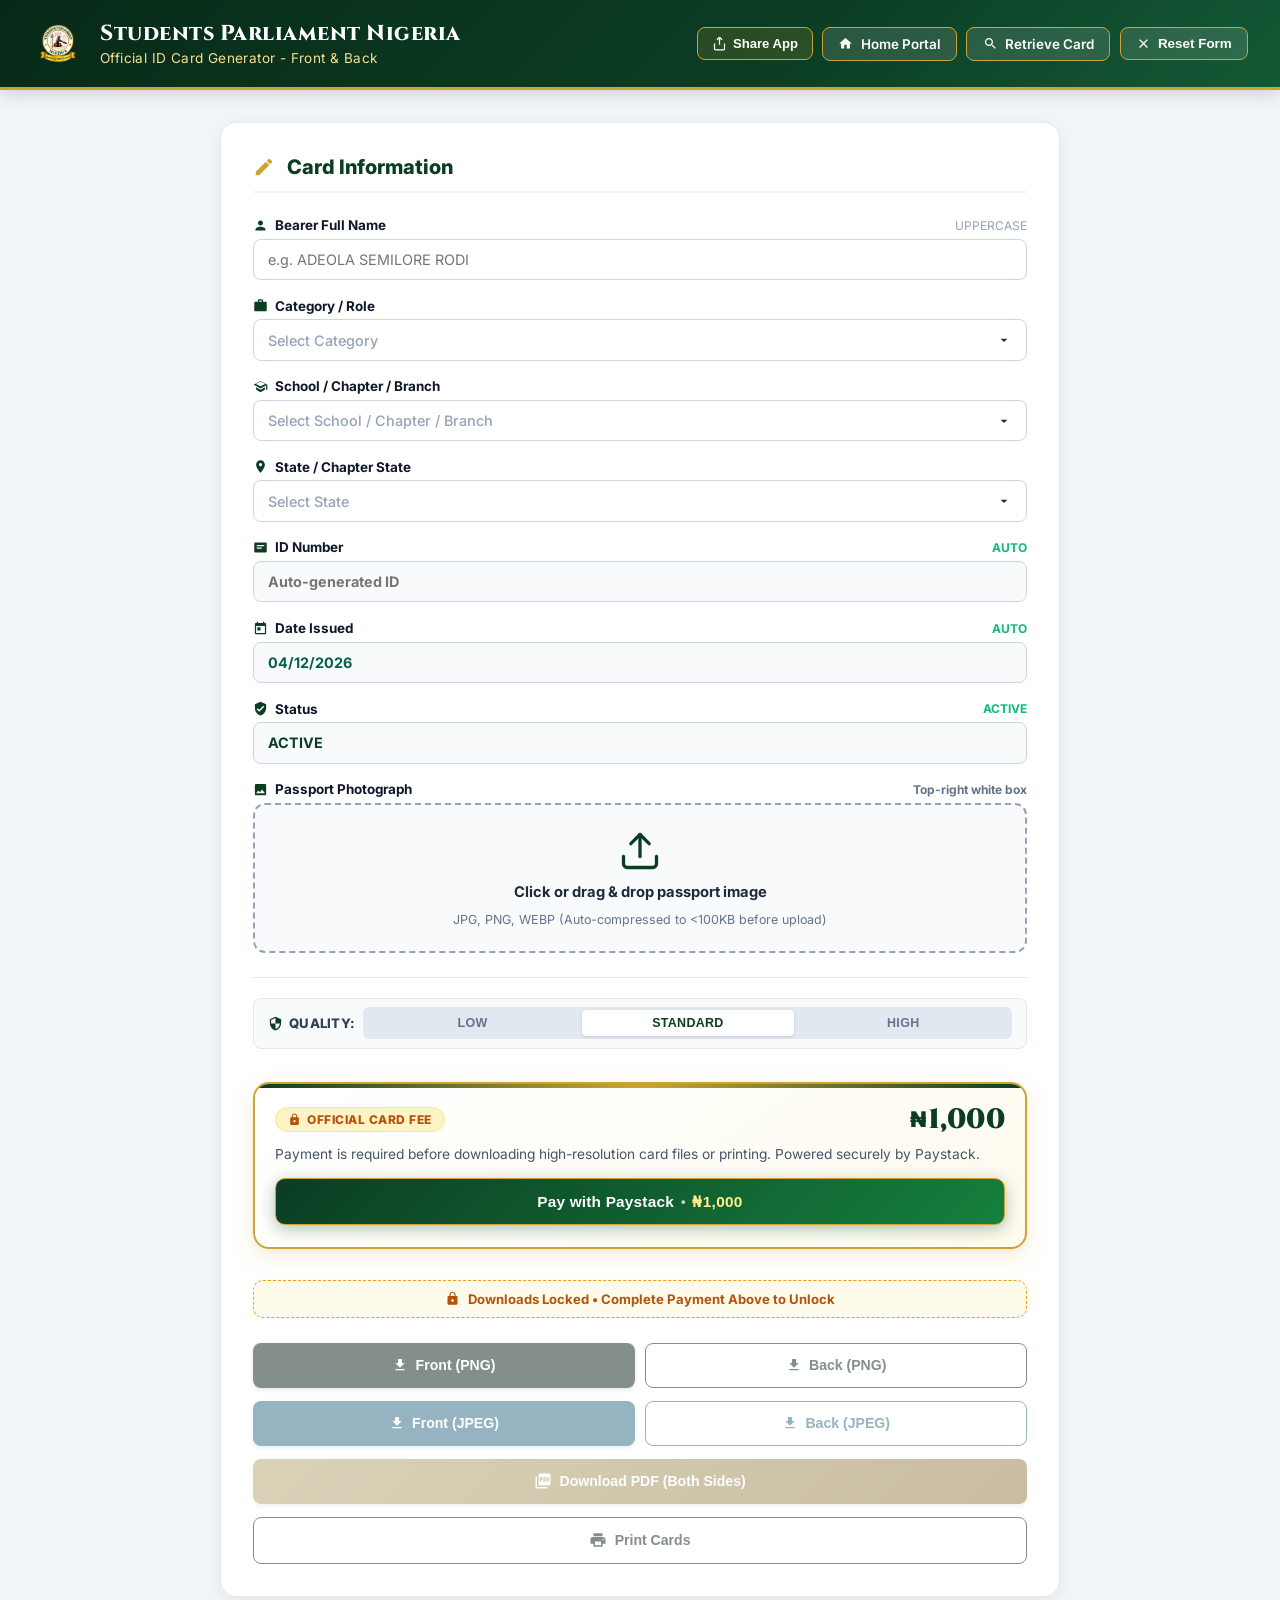
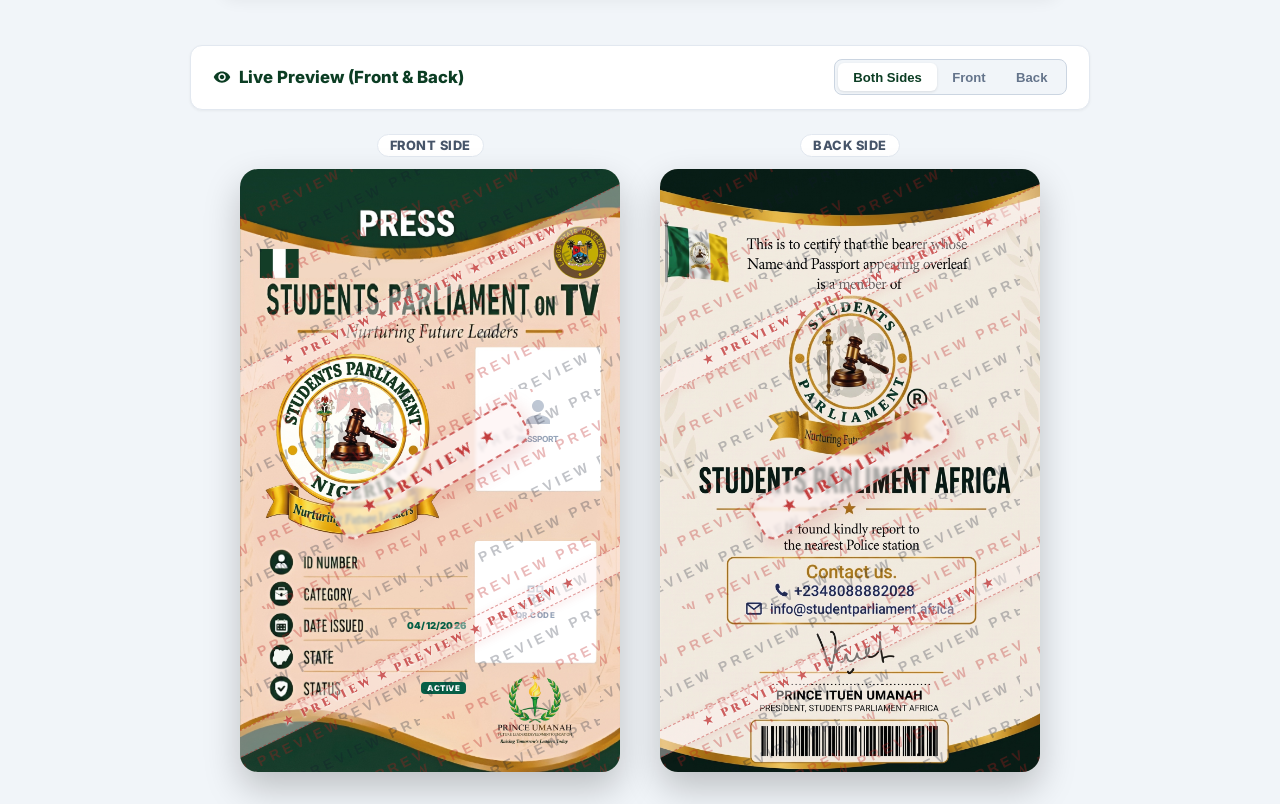
<file: generator.html>
<!DOCTYPE html>
<html lang="en">
<head>
  <meta charset="UTF-8">
  <meta name="viewport" content="width=device-width, initial-scale=1.0">
  <title>Students Parliament Nigeria - ID Card Generator</title>
  
  <!-- Google Fonts -->
  <link rel="preconnect" href="https://fonts.googleapis.com">
  <link rel="preconnect" href="https://fonts.gstatic.com" crossorigin>
  <link href="https://fonts.googleapis.com/css2?family=Cinzel:wght@700;800;900&family=Inter:wght@400;500;600;700;800;900&display=swap" rel="stylesheet">
  
  <!-- Progressive Web App (PWA) & iOS Support -->
  <link rel="manifest" href="manifest.webmanifest">
  <meta name="theme-color" content="#0b3d23">
  <meta name="mobile-web-app-capable" content="yes">
  <meta name="apple-mobile-web-app-capable" content="yes">
  <meta name="apple-mobile-web-app-status-bar-style" content="black-translucent">
  <meta name="apple-mobile-web-app-title" content="SPN Portal">
  <link rel="apple-touch-icon" href="icons/apple-touch-icon.png">
  <link rel="icon" type="image/png" href="favicon.png">

  <!-- Styles -->
  <link rel="stylesheet" href="css/style.css">
  <link rel="stylesheet" href="css/modal-alert.css">
  <link rel="stylesheet" href="css/paywall.css">
  <link rel="stylesheet" href="css/pwa.css">

  <!-- Permissions Policy meta fallback for cross-origin Paystack popup iframes -->
  <meta http-equiv="Permissions-Policy" content="clipboard-read=*, clipboard-write=*, payment=*">

  <!-- Ensure Paystack Checkout iframe has clipboard permissions for 1-click bank transfer account copy -->
  <script>
    (function() {
      var CLIPBOARD_PERMS = 'clipboard-read; clipboard-write; payment';

      function patchIframe(el) {
        if (!el || el.tagName !== 'IFRAME') return;
        try {
          var curr = el.getAttribute('allow') || '';
          if (!curr.includes('clipboard-write')) {
            var updated = curr ? (curr + '; ' + CLIPBOARD_PERMS) : CLIPBOARD_PERMS;
            el.setAttribute('allow', updated);
            try { el.allow = updated; } catch (err) {}
          }
        } catch (e) {}
      }

      // 1. Monkey-patch document.createElement to pre-populate allow on any iframe before insertion
      try {
        var origCreate = document.createElement.bind(document);
        document.createElement = function(tag, opts) {
          var el = origCreate(tag, opts);
          if (tag && typeof tag === 'string' && tag.toLowerCase() === 'iframe') {
            patchIframe(el);
          }
          return el;
        };
      } catch (e) {}

      // 2. Monkey-patch HTMLIFrameElement.prototype.setAttribute
      try {
        var origSetAttr = HTMLIFrameElement.prototype.setAttribute;
        HTMLIFrameElement.prototype.setAttribute = function(name, val) {
          if (name && typeof name === 'string') {
            var n = name.toLowerCase();
            if (n === 'allow') {
              var s = String(val || '');
              if (!s.includes('clipboard-write')) {
                s = s ? (s + '; ' + CLIPBOARD_PERMS) : CLIPBOARD_PERMS;
              }
              return origSetAttr.call(this, name, s);
            }
            var res = origSetAttr.call(this, name, val);
            if (n === 'allowpaymentrequest' || n === 'src' || n === 'name') {
              patchIframe(this);
            }
            return res;
          }
          return origSetAttr.call(this, name, val);
        };
      } catch (e) {}

      // 3. MutationObserver to catch any iframes added to DOM
      if (typeof MutationObserver !== 'undefined') {
        var observer = new MutationObserver(function(mutations) {
          for (var i = 0; i < mutations.length; i++) {
            var added = mutations[i].addedNodes;
            for (var j = 0; j < added.length; j++) {
              var node = added[j];
              if (node && node.nodeType === 1) {
                if (node.tagName === 'IFRAME') {
                  patchIframe(node);
                } else if (node.querySelectorAll) {
                  var ifrs = node.querySelectorAll('iframe');
                  for (var k = 0; k < ifrs.length; k++) {
                    patchIframe(ifrs[k]);
                  }
                }
              }
            }
          }
        });
        observer.observe(document.documentElement, { childList: true, subtree: true });
      }

      // Expose globally so payment button can trigger immediate sweeps
      window.__ensurePaystackClipboardPermissions = function() {
        try {
          var iframes = document.querySelectorAll('iframe');
          for (var i = 0; i < iframes.length; i++) {
            patchIframe(iframes[i]);
          }
        } catch (e) {}
      };
    })();
  </script>

  <!-- Embedded High-Definition Card Templates (Base64 for zero-taint offline exports) -->
  <script src="js/templates-data.js?v=20261125_front5"></script>
</head>
<body>

  <!-- Application Header -->
  <header class="app-header">
    <div class="header-inner">
      <div class="header-brand">
        <img src="image/image-3.png" alt="Students Parliament Logo" class="header-logo">
        <div class="header-titles">
          <h1>Students Parliament Nigeria</h1>
          <p>Official ID Card Generator - Front & Back</p>
        </div>
      </div>
      <div class="header-actions">
        <button type="button" class="btn-pwa-action btn-pwa-share" id="btnPwaShareHeader" title="Share generator with members or chapters">
          <svg width="15" height="15" fill="none" stroke="currentColor" stroke-width="2" viewBox="0 0 24 24"><path d="M4 12v8a2 2 0 002 2h12a2 2 0 002-2v-8m-4-6l-4-4m0 0L8 6m4-4v12"/></svg>
          <span class="btn-label-desktop">Share App</span>
          <span class="btn-label-mobile">Share</span>
        </button>
        <button type="button" class="btn-pwa-action btn-pwa-install" id="btnPwaInstallHeader" title="Install on phone or desktop" style="display: none;">
          <svg width="15" height="15" fill="none" stroke="currentColor" stroke-width="2" viewBox="0 0 24 24"><path d="M4 16v1a3 3 0 003 3h10a3 3 0 003-3v-1m-4-4l-4 4m0 0l-4-4m4 4V4"/></svg>
          <span class="btn-label-desktop">Install App</span>
          <span class="btn-label-mobile">Install</span>
        </button>
        <a href="id-portal.html" class="btn-header-reset" title="Back to Home Portal">
          <svg width="15" height="15" fill="currentColor" viewBox="0 0 24 24"><path d="M10 20v-6h4v6h5v-8h3L12 3 2 12h3v8z"/></svg>
          <span class="btn-label-desktop">Home Portal</span>
          <span class="btn-label-mobile">Home</span>
        </a>
        <a href="id-portal.html#retrieve" class="btn-header-reset" title="Look up and retrieve an existing paid card">
          <svg width="15" height="15" fill="currentColor" viewBox="0 0 24 24"><path d="M15.5 14h-.79l-.28-.27C15.41 12.59 16 11.11 16 9.5 16 5.91 13.09 3 9.5 3S3 5.91 3 9.5 5.91 16 9.5 16c1.61 0 3.09-.59 4.23-1.57l.27.28v.79l5 4.99L20.49 19l-4.99-5zm-6 0C7.01 14 5 11.99 5 9.5S7.01 5 9.5 5 14 7.01 14 9.5 11.99 14 9.5 14z"/></svg>
          <span class="btn-label-desktop">Retrieve Card</span>
          <span class="btn-label-mobile">Retrieve</span>
        </a>
        <button type="button" id="btnResetAll" class="btn-header-reset" title="Clear all input fields">
          <svg width="15" height="15" fill="currentColor" viewBox="0 0 24 24"><path d="M19 6.41L17.59 5 12 10.59 6.41 5 5 6.41 10.59 12 5 17.59 6.41 19 12 13.41 17.59 19 19 17.59 13.41 12z"/></svg>
          <span class="btn-label-desktop">Reset Form</span>
          <span class="btn-label-mobile">Reset</span>
        </button>
      </div>
    </div>
  </header>

  <!-- Main Content Layout (Form on Top, Preview Below) -->
  <main class="main-wrapper">
    <div class="layout-vertical">

      <!-- ================================================================
           FORM INPUTS PANEL (LEFT)
           ================================================================ -->
      <section class="form-panel">
        <h2 class="panel-title">
          <svg width="22" height="22" fill="currentColor" viewBox="0 0 24 24">
            <path d="M3 17.25V21h3.75L17.81 9.94l-3.75-3.75L3 17.25zM20.71 7.04c.39-.39.39-1.02 0-1.41l-2.34-2.34c-.39-.39-1.02-.39-1.41 0l-1.83 1.83 3.75 3.75 1.83-1.83z"/>
          </svg>
          Card Information
        </h2>

        <form id="cardForm" autocomplete="off" onsubmit="return false;">
          <div class="form-grid">

            <!-- Full Name -->
            <div class="form-group full-width">
              <label for="inputName" class="form-label">
                <span class="label-with-icon">
                  <svg width="15" height="15" fill="currentColor" viewBox="0 0 24 24"><path d="M12 12c2.21 0 4-1.79 4-4s-1.79-4-4-4-4 1.79-4 4 1.79 4 4 4zm0 2c-2.67 0-8 1.34-8 4v2h16v-2c0-2.66-5.33-4-8-4z"/></svg>
                  Bearer Full Name
                </span>
                <span style="color: #94a3b8; font-weight: normal; font-size: 0.75rem;">UPPERCASE</span>
              </label>
              <input type="text" id="inputName" class="form-input" placeholder="e.g. ADEOLA SEMILORE RODI" value="">
            </div>

            <!-- Category / Role (Click to Open Simple Modal) -->
            <div class="form-group full-width">
              <label for="categoryTrigger" class="form-label">
                <span class="label-with-icon">
                  <svg width="15" height="15" fill="currentColor" viewBox="0 0 24 24"><path d="M20 6h-4V4c0-1.11-.89-2-2-2h-4c-1.11 0-2 .89-2 2v2H4c-1.11 0-1.99.89-1.99 2L2 19c0 1.11.89 2 2 2h16c1.11 0 2-.89 2-2V8c0-1.11-.89-2-2-2zm-6 0h-4V4h4v2z"/></svg>
                  Category / Role
                </span>
              </label>
              <div class="select-modal-trigger" id="categoryTrigger" role="button" tabindex="0">
                <span id="selectedCategoryText" class="placeholder-text">Select Category</span>
                <svg width="16" height="16" fill="currentColor" viewBox="0 0 24 24"><path d="M7 10l5 5 5-5z"/></svg>
              </div>
              <input type="hidden" id="inputCategory" value="">
            </div>

            <!-- School / Chapter / Branch (Click to Open Filtered Modal by Selected Category) -->
            <div class="form-group full-width">
              <label for="schoolTrigger" class="form-label">
                <span class="label-with-icon">
                  <svg width="15" height="15" fill="currentColor" viewBox="0 0 24 24"><path d="M12 3L1 9l11 6 9-4.91V17h2V9L12 3zm0 8.47L4.5 8.18 12 4.09l7.5 4.09L12 11.47zM5 13.18v4L12 21l7-3.82v-4L12 17l-7-3.82z"/></svg>
                  School / Chapter / Branch
                </span>
              </label>
              <div class="select-modal-trigger" id="schoolTrigger" role="button" tabindex="0">
                <span id="selectedSchoolText" class="placeholder-text">Select School / Chapter / Branch</span>
                <svg width="16" height="16" fill="currentColor" viewBox="0 0 24 24"><path d="M7 10l5 5 5-5z"/></svg>
              </div>
              <input type="hidden" id="inputSchool" value="">
            </div>

            <!-- State / Chapter State (Click to Open Simple Modal with Search) -->
            <div class="form-group full-width">
              <label for="stateTrigger" class="form-label">
                <span class="label-with-icon">
                  <svg width="15" height="15" fill="currentColor" viewBox="0 0 24 24"><path d="M12 2C8.13 2 5 5.13 5 9c0 5.25 7 13 7 13s7-7.75 7-13c0-3.87-3.13-7-7-7zm0 9.5c-1.38 0-2.5-1.12-2.5-2.5s1.12-2.5 2.5-2.5 2.5 1.12 2.5 2.5-1.12 2.5-2.5 2.5z"/></svg>
                  State / Chapter State
                </span>
              </label>
              <div class="select-modal-trigger" id="stateTrigger" role="button" tabindex="0">
                <span id="selectedStateText" class="placeholder-text">Select State</span>
                <svg width="16" height="16" fill="currentColor" viewBox="0 0 24 24"><path d="M7 10l5 5 5-5z"/></svg>
              </div>
              <input type="hidden" id="inputState" value="">
            </div>

            <!-- ID Number (Auto-Generated - Positioned Below State) -->
            <div class="form-group full-width">
              <label for="inputId" class="form-label">
                <span class="label-with-icon">
                  <svg width="15" height="15" fill="currentColor" viewBox="0 0 24 24"><path d="M4 4h16c1.1 0 2 .9 2 2v12c0 1.1-.9 2-2 2H4c-1.1 0-2-.9-2-2V6c0-1.1.9-2 2-2zm2 4v2h12V8H6zm0 4v2h8v-2H6z"/></svg>
                  ID Number
                </span>
                <span style="color: #10b981; font-size: 0.75rem; font-weight: 700;">AUTO</span>
              </label>
              <input type="text" id="inputId" class="form-input" readonly value="" placeholder="Auto-generated ID" style="background: #f8fafc; font-weight: 700; color: #b91c1c; cursor: default;">
            </div>

            <!-- Date Issued (Auto-Generated) -->
            <div class="form-group">
              <label for="inputDateIssued" class="form-label">
                <span class="label-with-icon">
                  <svg width="15" height="15" fill="currentColor" viewBox="0 0 24 24"><path d="M19 3h-1V1h-2v2H8V1H6v2H5c-1.11 0-1.99.9-1.99 2L3 19c0 1.1.89 2 2 2h14c1.1 0 2-.9 2-2V5c0-1.1-.9-2-2-2zm0 16H5V8h14v11zM7 10h5v5H7z"/></svg>
                  Date Issued
                </span>
                <span style="color: #10b981; font-size: 0.75rem; font-weight: 700;">AUTO</span>
              </label>
              <input type="text" id="inputDateIssued" class="form-input" readonly value="" style="background: #f8fafc; font-weight: 700; color: #065f46; cursor: default;">
            </div>

            <!-- Membership Status (Always Active) -->
            <div class="form-group">
              <label for="inputStatus" class="form-label">
                <span class="label-with-icon">
                  <svg width="15" height="15" fill="currentColor" viewBox="0 0 24 24"><path d="M12 1L3 5v6c0 5.55 3.84 10.74 9 12 5.16-1.26 9-6.45 9-12V5l-9-4zm-2 16l-4-4 1.41-1.41L10 14.17l6.59-6.59L18 9l-8 8z"/></svg>
                  Status
                </span>
                <span style="color: #10b981; font-size: 0.75rem; font-weight: 700;">ACTIVE</span>
              </label>
              <input type="text" id="inputStatus" class="form-input" readonly value="ACTIVE" style="background: #f8fafc; font-weight: 700; color: #0b3d23; cursor: default;">
            </div>

            <!-- Passport Photograph Upload -->
            <div class="form-group full-width">
              <label class="form-label">
                <span class="label-with-icon">
                  <svg width="15" height="15" fill="currentColor" viewBox="0 0 24 24"><path d="M21 19V5c0-1.1-.9-2-2-2H5c-1.1 0-2 .9-2 2v14c0 1.1.9 2 2 2h14c1.1 0 2-.9 2-2zM8.5 13.5l2.5 3.01L14.5 12l4.5 6H5l3.5-4.5z"/></svg>
                  Passport Photograph
                </span>
                <span style="color: #64748b; font-size: 0.75rem;">Top-right white box</span>
              </label>
              
              <!-- Clean, Full, Unclipped Upload Dropzone -->
              <div class="upload-dropzone" id="dropzone">
                <input type="file" id="passportFile" accept="image/*" style="display: none;">
                <div class="dropzone-inner">
                  <!-- Complete, Beautiful Vector Upload Icon -->
                  <svg class="dropzone-icon" width="48" height="48" viewBox="0 0 24 24" fill="none" stroke="currentColor" stroke-width="1.8" stroke-linecap="round" stroke-linejoin="round">
                    <path d="M21 15v4a2 2 0 0 1-2 2H5a2 2 0 0 1-2-2v-4"/>
                    <polyline points="17 8 12 3 7 8"/>
                    <line x1="12" y1="3" x2="12" y2="15"/>
                  </svg>
                  <p class="dropzone-text">Click or drag & drop passport image</p>
                  <p class="dropzone-hint">JPG, PNG, WEBP (Auto-compressed to &lt;100KB before upload)</p>
                </div>
              </div>

              <!-- Photo Zoom, Position Controls & Reset Button -->
              <div class="photo-adjust-box" id="photoAdjustBox">
                <div class="photo-adjust-header">
                  <span class="photo-adjust-title">
                    <svg width="14" height="14" fill="currentColor" viewBox="0 0 24 24"><path d="M12 2C6.48 2 2 6.48 2 12s4.48 10 10 10 10-4.48 10-10S17.52 2 12 2zm1 15h-2v-6h2v6zm0-8h-2V7h2v2z"/></svg>
                    Photo Framing Adjustments
                  </span>
                  <button type="button" id="btnResetPhoto" class="btn-reset-photo" title="Reset Zoom and Positions to center">
                    <svg width="12" height="12" fill="currentColor" viewBox="0 0 24 24"><path d="M17.65 6.35A7.958 7.958 0 0012 4c-4.42 0-7.99 3.58-7.99 8s3.57 8 7.99 8c3.73 0 6.84-2.55 7.73-6h-2.08A5.99 5.99 0 0112 18c-3.31 0-6-2.69-6-6s2.69-6 6-6c1.66 0 3.14.69 4.22 1.78L13 11h7V4l-2.35 2.35z"/></svg>
                    Reset Framing
                  </button>
                </div>

                <div class="photo-sliders-row">
                  <div class="photo-adjust-group">
                    <label for="photoScaleRange">Zoom: <span id="scaleLabel">100%</span></label>
                    <input type="range" id="photoScaleRange" min="50" max="250" value="100">
                  </div>
                  <div class="photo-adjust-group">
                    <label for="photoPanXRange">Horizontal Position</label>
                    <input type="range" id="photoPanXRange" min="-100" max="100" value="0">
                  </div>
                  <div class="photo-adjust-group">
                    <label for="photoPanYRange">Vertical Position</label>
                    <input type="range" id="photoPanYRange" min="-100" max="100" value="0">
                  </div>
                </div>
              </div>
            </div>

          </div>

          <!-- Bottom Action Buttons & Quality Selector -->
          <div class="form-actions">
            <!-- Quality Selector Bar -->
            <div class="export-quality-bar">
              <span class="export-quality-label">
                <svg width="15" height="15" fill="currentColor" viewBox="0 0 24 24"><path d="M12 1L3 5v6c0 5.55 3.84 10.74 9 12 5.16-1.26 9-6.45 9-12V5l-9-4zm0 10.99h7c-.53 4.12-3.28 7.79-7 8.94V12H5V6.3l7-3.11v8.8z"/></svg>
                Quality:
              </span>
              <div class="quality-pills-group" id="qualityPills">
                <button type="button" class="quality-pill-btn" data-quality="low">LOW</button>
                <button type="button" class="quality-pill-btn active" data-quality="standard">STANDARD</button>
                <button type="button" class="quality-pill-btn" data-quality="high">HIGH</button>
              </div>
            </div>

            <!-- Free Issuance Notice (Shown when payment wall is disabled by Admin) -->
            <div class="paywall-free-banner" id="paywallFreeBanner" style="display: none;">
              <svg width="20" height="20" fill="#059669" viewBox="0 0 24 24"><path d="M12 2C6.48 2 2 6.48 2 12s4.48 10 10 10 10-4.48 10-10S17.52 2 12 2zm-2 15l-5-5 1.41-1.41L10 14.17l7.59-7.59L19 8l-9 9z"/></svg>
              <span><strong>Free Download Active:</strong> Official card downloads are currently unlocked for all members. No payment required!</span>
            </div>

            <!-- Paystack Payment Gate Box (Shown when card is not yet paid) -->
            <div class="paywall-gate-box" id="paywallBox">
              <div class="paywall-header">
                <div class="paywall-badge">
                  <svg width="13" height="13" fill="currentColor" viewBox="0 0 24 24"><path d="M18 8h-1V6c0-2.76-2.24-5-5-5S7 3.24 7 6v2H6c-1.1 0-2 .9-2 2v10c0 1.1.9 2 2 2h12c1.1 0 2-.9 2-2V10c0-1.1-.9-2-2-2zm-6 9c-1.1 0-2-.9-2-2s.9-2 2-2 2 .9 2 2-.9 2-2 2zm3.1-9H8.9V6c0-1.71 1.39-3.1 3.1-3.1 1.71 0 3.1 1.39 3.1 3.1v2z"/></svg>
                  Official Card Fee
                </div>
                <div class="paywall-price-wrap">
                  <span class="paywall-price-currency">₦</span>
                  <span class="paywall-price-val" id="paywallAmountDisplay">1,000</span>
                </div>
              </div>
              <p class="paywall-desc">
                Payment is required before downloading high-resolution card files or printing. Powered securely by Paystack.
              </p>
              <button type="button" id="btnPaystackPayNow" class="btn-paystack-pay">
                <span class="btn-pay-content">
                  <span class="btn-pay-title">Pay with Paystack</span>
                  <span class="btn-pay-divider">&bull;</span>
                  <span class="btn-pay-amount" id="btnPayAmountDisplay">₦1,000</span>
                </span>
              </button>
            </div>

            <!-- Verified Payment Badge (Shown once card is verified & paid) -->
            <div class="paywall-verified-box" id="paywallVerifiedBox" style="display: none;">
              <div class="paywall-verified-header">
                <svg width="22" height="22" fill="#15803d" viewBox="0 0 24 24"><path d="M12 2C6.48 2 2 6.48 2 12s4.48 10 10 10 10-4.48 10-10S17.52 2 12 2zm-2 15l-5-5 1.41-1.41L10 14.17l7.59-7.59L19 8l-9 9z"/></svg>
                <span>OFFICIALLY VERIFIED &amp; UNLOCKED</span>
              </div>
              <p id="paywallVerifiedMeta">Reference: <strong id="paywallVerifiedRef">...</strong> &bull; Amount: <strong id="paywallVerifiedAmount">₦1,000</strong></p>
            </div>

            <!-- Export Buttons (Guarded by Paywall) -->
            <div class="export-buttons-group downloads-locked" id="exportButtonsGroup">
              <div class="downloads-lock-banner" id="downloadsLockBanner">
                <svg width="15" height="15" fill="currentColor" viewBox="0 0 24 24"><path d="M18 8h-1V6c0-2.76-2.24-5-5-5S7 3.24 7 6v2H6c-1.1 0-2 .9-2 2v10c0 1.1.9 2 2 2h12c1.1 0 2-.9 2-2V10c0-1.1-.9-2-2-2zm-6 9c-1.1 0-2-.9-2-2s.9-2 2-2 2 .9 2 2-.9 2-2 2zm3.1-9H8.9V6c0-1.71 1.39-3.1 3.1-3.1 1.71 0 3.1 1.39 3.1 3.1v2z"/></svg>
                <span>Downloads Locked &bull; Complete Payment Above to Unlock</span>
              </div>

              <!-- PNG Downloads -->
              <div class="export-row-split">
                <button type="button" id="btnDownloadFrontPNG" class="btn-primary-action">
                  <svg width="16" height="16" fill="currentColor" viewBox="0 0 24 24"><path d="M19 9h-4V3H9v6H5l7 7 7-7zM5 18v2h14v-2H5z"/></svg>
                  Front (PNG)
                </button>
                <button type="button" id="btnDownloadBackPNG" class="btn-secondary-action">
                  <svg width="16" height="16" fill="currentColor" viewBox="0 0 24 24"><path d="M19 9h-4V3H9v6H5l7 7 7-7zM5 18v2h14v-2H5z"/></svg>
                  Back (PNG)
                </button>
              </div>

              <!-- JPEG Downloads -->
              <div class="export-row-split">
                <button type="button" id="btnDownloadFrontJPEG" class="btn-primary-action btn-jpeg-action">
                  <svg width="16" height="16" fill="currentColor" viewBox="0 0 24 24"><path d="M19 9h-4V3H9v6H5l7 7 7-7zM5 18v2h14v-2H5z"/></svg>
                  Front (JPEG)
                </button>
                <button type="button" id="btnDownloadBackJPEG" class="btn-secondary-action btn-jpeg-secondary">
                  <svg width="16" height="16" fill="currentColor" viewBox="0 0 24 24"><path d="M19 9h-4V3H9v6H5l7 7 7-7zM5 18v2h14v-2H5z"/></svg>
                  Back (JPEG)
                </button>
              </div>

              <!-- PDF Download -->
              <button type="button" id="btnDownloadBothPDF" class="btn-gold-action">
                <svg width="18" height="18" fill="currentColor" viewBox="0 0 24 24"><path d="M20 2H8c-1.1 0-2 .9-2 2v12c0 1.1.9 2 2 2h12c1.1 0 2-.9 2-2V4c0-1.1-.9-2-2-2zm-8.5 7.5c0 .83-.67 1.5-1.5 1.5H9v2H7.5V7H10c.83 0 1.5.67 1.5 1.5v1zm5 2c0 .83-.67 1.5-1.5 1.5h-2.5V7H15c.83 0 1.5.67 1.5 1.5v3zm4-3H19v1h1.5V11H19v2h-1.5V7h3v1.5zM9 9.5h1v-1H9v1zM4 6H2v14c0 1.1.9 2 2 2h14v-2H4V6zm10 5.5h1v-3h-1v3z"/></svg>
                Download PDF (Both Sides)
              </button>

              <!-- Print Cards -->
              <button type="button" id="btnPrintCard" class="btn-secondary-action">
                <svg width="18" height="18" fill="currentColor" viewBox="0 0 24 24"><path d="M19 8H5c-1.66 0-3 1.34-3 3v6h4v4h12v-4h4v-6c0-1.66-1.34-3-3-3zm-3 11H8v-5h8v5zm3-7c-.55 0-1-.45-1-1s.45-1 1-1 1 .45 1 1-.45 1-1 1zm-1-9H6v4h12V3z"/></svg>
                Print Cards
              </button>
            </div>
          </div>
        </form>
      </section>


      <!-- ================================================================
           REAL-TIME PREVIEW PANEL (RIGHT - FRONT & BACK)
           ================================================================ -->
      <section class="preview-panel">
        
        <div class="preview-badge-header">
          <div class="preview-badge-title">
            <svg width="18" height="18" fill="currentColor" viewBox="0 0 24 24">
              <path d="M12 4.5C7 4.5 2.73 7.61 1 12c1.73 4.39 6 7.5 11 7.5s9.27-3.11 11-7.5c-1.73-4.39-6-7.5-11-7.5zM12 17c-2.76 0-5-2.24-5-5s2.24-5 5-5 5 2.24 5 5-2.24 5-5 5zm0-8c-1.66 0-3 1.34-3 3s1.34 3 3 3 3-1.34 3-3-1.34-3-3-3z"/>
            </svg>
            Live Preview (Front & Back)
          </div>

          <!-- View Toggles: Both, Front, Back -->
          <div class="view-tabs">
            <button type="button" class="tab-btn active" id="tabBoth">Both Sides</button>
            <button type="button" class="tab-btn" id="tabFront">Front</button>
            <button type="button" class="tab-btn" id="tabBack">Back</button>
          </div>
        </div>

        <!-- Cards Display Wrapper -->
        <div class="cards-preview-grid" id="cardsGrid">

          <!-- ============================================================
               FRONT CARD STAGE
               ============================================================ -->
          <div class="card-column" id="colFront">
            <span class="card-side-tag">Front Side</span>
            <div class="card-preview-container">
              <div class="card-stage" id="cardStageFront">
                <!-- Authentic High-Resolution Blank Front Template -->
                <img id="cardBgFront" src="image/id-card-1.png?v=20261125_front5" alt="ID Card Front" class="card-bg-template">
                <script>
                  if (window.CARD_TEMPLATES && window.CARD_TEMPLATES.front) {
                    document.getElementById('cardBgFront').src = window.CARD_TEMPLATES.front;
                  }
                </script>

                <!-- Real-Time Overlays Layer -->
                <div class="card-overlay-layer">
                  <!-- 1. Top-Right White Space: Passport Photo -->
                  <div class="overlay-passport-box" id="passportBox">
                    <div class="passport-empty-hint" id="passportEmptyHint">
                      <svg fill="currentColor" viewBox="0 0 24 24">
                        <path d="M12 12c2.21 0 4-1.79 4-4s-1.79-4-4-4-4 1.79-4 4 1.79 4 4 4zm0 2c-2.67 0-8 1.34-8 4v2h16v-2c0-2.66-5.33-4-8-4z"/>
                      </svg>
                      <span>Passport</span>
                    </div>
                    <img id="passportImg" src="[data-uri]" alt="Passport" style="display: none;">
                  </div>

                  <!-- 2 & 3. Full Name and School inside non-overlapping flex block directly beneath Passport Box -->
                  <div class="overlay-bearer-block" id="bearerBlock">
                    <div class="overlay-bearer-name" id="viewName"></div>
                    <div class="overlay-bearer-school" id="viewSchool"></div>
                  </div>

                  <!-- 4. Left Side: ID NUMBER -->
                  <div class="overlay-data-val overlay-id-number" id="viewId"></div>

                  <!-- 5. Left Side: CATEGORY -->
                  <div class="overlay-data-val overlay-category" id="viewCategory"></div>

                  <!-- 6. Left Side: DATE ISSUED -->
                  <div class="overlay-data-val overlay-date-issued" id="viewDateIssued"></div>

                  <!-- 7. Left Side: STATE (Replaces Valid Until) -->
                  <div class="overlay-data-val overlay-state" id="viewState"></div>

                  <!-- 8. Left Side: STATUS BADGE -->
                  <div class="overlay-status-row" id="viewStatusRow">
                    <span class="overlay-status-badge" id="viewStatusBadge">ACTIVE</span>
                  </div>

                  <!-- 9. Lower-Right White Space: Dynamic QR Code -->
                  <div class="overlay-qr-box" id="qrBox">
                    <div class="qr-empty-hint" id="qrEmptyHint">
                      <svg width="28" height="28" viewBox="0 0 24 24" fill="currentColor">
                        <path d="M3 3h8v8H3V3zm2 2v4h4V5H5zm8-2h8v8h-8V3zm2 2v4h4V5h-4zM3 13h8v8H3v-8zm2 2v4h4v-4H5zm13-2h3v2h-3v-2zm-3 2h2v3h-2v-3zm2 3h2v3h-2v-3zm3-1h3v2h-3v-2zm0 3h3v2h-3v-2zm-5 0h2v2h-2v-2z"/>
                      </svg>
                      <span>QR CODE</span>
                    </div>
                  </div>
                </div>

                <!-- Unpaid Security Watermark Layer (Active Before Payment) -->
                <div class="card-watermark-overlay" id="watermarkFront" aria-hidden="true">
                  <div class="watermark-band watermark-band-top">
                    <span>★ PREVIEW ★ PREVIEW ★ PREVIEW ★</span>
                  </div>
                  <div class="watermark-center-badge">
                    <span>★ PREVIEW ★</span>
                  </div>
                  <div class="watermark-band watermark-band-bottom">
                    <span>★ PREVIEW ★ PREVIEW ★ PREVIEW ★</span>
                  </div>
                </div>
              </div>
            </div>
          </div>

          <!-- ============================================================
               BACK CARD STAGE
               ============================================================ -->
          <div class="card-column" id="colBack">
            <span class="card-side-tag">Back Side</span>
            <div class="card-preview-container">
              <div class="card-stage" id="cardStageBack">
                <!-- Authentic High-Resolution Official Back Template -->
                <img id="cardBgBack" src="image/id-card back.png" alt="ID Card Back" class="card-bg-template">
                <script>
                  if (window.CARD_TEMPLATES && window.CARD_TEMPLATES.back) {
                    document.getElementById('cardBgBack').src = window.CARD_TEMPLATES.back;
                  }
                </script>

                <!-- Unpaid Security Watermark Layer (Active Before Payment) -->
                <div class="card-watermark-overlay" id="watermarkBack" aria-hidden="true">
                  <div class="watermark-band watermark-band-top">
                    <span>★ PREVIEW ★ PREVIEW ★ PREVIEW ★</span>
                  </div>
                  <div class="watermark-center-badge">
                    <span>★ PREVIEW ★</span>
                  </div>
                  <div class="watermark-band watermark-band-bottom">
                    <span>★ PREVIEW ★ PREVIEW ★ PREVIEW ★</span>
                  </div>
                </div>
              </div>
            </div>
          </div>

        </div>

      </section>

    </div>
  </main>

  <!-- ================================================================
       SIMPLE CATEGORY MODAL (No descriptions, just the 5 options)
       ================================================================ -->
  <div class="modal-backdrop" id="categoryModal" style="display: none;">
    <div class="modal-dialog-simple">
      <div class="modal-header-simple">
        <span>Select Category</span>
        <button type="button" class="btn-modal-close" id="btnCloseCategoryModal" title="Close">
          <svg width="18" height="18" fill="currentColor" viewBox="0 0 24 24"><path d="M19 6.41L17.59 5 12 10.59 6.41 5 5 6.41 10.59 12 5 17.59 6.41 19 12 13.41 17.59 19 19 17.59 13.41 12z"/></svg>
        </button>
      </div>
      <div class="simple-modal-list">
        <button type="button" class="simple-modal-option" data-cat="STUDENT">STUDENT</button>
        <button type="button" class="simple-modal-option" data-cat="TEACHER">TEACHER</button>
        <button type="button" class="simple-modal-option" data-cat="EXECUTIVE">EXECUTIVE</button>
        <button type="button" class="simple-modal-option" data-cat="PARENT">PARENT</button>
        <button type="button" class="simple-modal-option" data-cat="OFFICIAL">OFFICIAL</button>
      </div>
    </div>
  </div>

  <!-- ================================================================
       SCHOOL / CHAPTER / BRANCH MODAL WITH SEARCH & CATEGORY FILTER
       ================================================================ -->
  <div class="modal-backdrop" id="schoolModal" style="display: none;">
    <div class="modal-dialog-simple modal-dialog-searchable">
      <div class="modal-header-simple">
        <span id="schoolModalTitle">Select School / Chapter / Branch</span>
        <button type="button" class="btn-modal-close" id="btnCloseSchoolModal" title="Close">
          <svg width="18" height="18" fill="currentColor" viewBox="0 0 24 24"><path d="M19 6.41L17.59 5 12 10.59 6.41 5 5 6.41 10.59 12 5 17.59 6.41 19 12 13.41 17.59 19 19 17.59 13.41 12z"/></svg>
        </button>
      </div>
      <div class="modal-search-wrapper">
        <svg class="modal-search-icon" width="16" height="16" fill="currentColor" viewBox="0 0 24 24">
          <path d="M15.5 14h-.79l-.28-.27C15.41 12.59 16 11.11 16 9.5 16 5.91 13.09 3 9.5 3S3 5.91 3 9.5 5.91 16 9.5 16c1.61 0 3.09-.59 4.23-1.57l.27.28v.79l5 4.99L20.49 19l-4.99-5zm-6 0C7.01 14 5 11.99 5 9.5S7.01 5 9.5 5 14 7.01 14 9.5 11.99 14 9.5 14z"/>
        </svg>
        <input type="text" id="schoolSearchInput" class="modal-search-input" placeholder="Search school / branch..." autocomplete="off">
        <button type="button" class="search-clear-btn" id="btnSchoolSearchClear" style="display: none;" title="Clear search">
          <svg width="14" height="14" fill="currentColor" viewBox="0 0 24 24"><path d="M19 6.41L17.59 5 12 10.59 6.41 5 5 6.41 10.59 12 5 17.59 6.41 19 12 13.41 17.59 19 19 17.59 13.41 12z"/></svg>
        </button>
      </div>
      <div class="simple-modal-list state-scroll-list" id="schoolOptionsList">
        <!-- Rendered dynamically filtered by selected category -->
      </div>
      <div id="schoolEmptyState" style="display: none; padding: 24px 16px; text-align: center; color: #64748b; font-size: 0.88rem;">
        No schools/chapters found. Please choose or verify your Category/Role.
      </div>
    </div>
  </div>

  <!-- ================================================================
       SIMPLE STATE MODAL WITH SEARCH INPUT (36 States + FCT)
       ================================================================ -->
  <div class="modal-backdrop" id="stateModal" style="display: none;">
    <div class="modal-dialog-simple modal-dialog-searchable">
      <div class="modal-header-simple">
        <span>Select State</span>
        <button type="button" class="btn-modal-close" id="btnCloseStateModal" title="Close">
          <svg width="18" height="18" fill="currentColor" viewBox="0 0 24 24"><path d="M19 6.41L17.59 5 12 10.59 6.41 5 5 6.41 10.59 12 5 17.59 6.41 19 12 13.41 17.59 19 19 17.59 13.41 12z"/></svg>
        </button>
      </div>
      <div class="modal-search-wrapper">
        <svg class="modal-search-icon" width="16" height="16" fill="currentColor" viewBox="0 0 24 24">
          <path d="M15.5 14h-.79l-.28-.27C15.41 12.59 16 11.11 16 9.5 16 5.91 13.09 3 9.5 3S3 5.91 3 9.5 5.91 16 9.5 16c1.61 0 3.09-.59 4.23-1.57l.27.28v.79l5 4.99L20.49 19l-4.99-5zm-6 0C7.01 14 5 11.99 5 9.5S7.01 5 9.5 5 14 7.01 14 9.5 11.99 14 9.5 14z"/>
        </svg>
        <input type="text" id="stateSearchInput" class="modal-search-input" placeholder="Search state..." autocomplete="off">
        <button type="button" class="search-clear-btn" id="btnStateSearchClear" style="display: none;" title="Clear search">
          <svg width="14" height="14" fill="currentColor" viewBox="0 0 24 24"><path d="M19 6.41L17.59 5 12 10.59 6.41 5 5 6.41 10.59 12 5 17.59 6.41 19 12 13.41 17.59 19 19 17.59 13.41 12z"/></svg>
        </button>
      </div>
      <div class="simple-modal-list state-scroll-list" id="stateOptionsList">
        <button type="button" class="simple-modal-option state-modal-option" data-state="ABIA">ABIA</button>
        <button type="button" class="simple-modal-option state-modal-option" data-state="ADAMAWA">ADAMAWA</button>
        <button type="button" class="simple-modal-option state-modal-option" data-state="AKWA IBOM">AKWA IBOM</button>
        <button type="button" class="simple-modal-option state-modal-option" data-state="ANAMBRA">ANAMBRA</button>
        <button type="button" class="simple-modal-option state-modal-option" data-state="BAUCHI">BAUCHI</button>
        <button type="button" class="simple-modal-option state-modal-option" data-state="BAYELSA">BAYELSA</button>
        <button type="button" class="simple-modal-option state-modal-option" data-state="BENUE">BENUE</button>
        <button type="button" class="simple-modal-option state-modal-option" data-state="BORNO">BORNO</button>
        <button type="button" class="simple-modal-option state-modal-option" data-state="CROSS RIVER">CROSS RIVER</button>
        <button type="button" class="simple-modal-option state-modal-option" data-state="DELTA">DELTA</button>
        <button type="button" class="simple-modal-option state-modal-option" data-state="EBONYI">EBONYI</button>
        <button type="button" class="simple-modal-option state-modal-option" data-state="EDO">EDO</button>
        <button type="button" class="simple-modal-option state-modal-option" data-state="EKITI">EKITI</button>
        <button type="button" class="simple-modal-option state-modal-option" data-state="ENUGU">ENUGU</button>
        <button type="button" class="simple-modal-option state-modal-option" data-state="FCT - ABUJA">FCT - ABUJA</button>
        <button type="button" class="simple-modal-option state-modal-option" data-state="GOMBE">GOMBE</button>
        <button type="button" class="simple-modal-option state-modal-option" data-state="IMO">IMO</button>
        <button type="button" class="simple-modal-option state-modal-option" data-state="JIGAWA">JIGAWA</button>
        <button type="button" class="simple-modal-option state-modal-option" data-state="KADUNA">KADUNA</button>
        <button type="button" class="simple-modal-option state-modal-option" data-state="KANO">KANO</button>
        <button type="button" class="simple-modal-option state-modal-option" data-state="KATSINA">KATSINA</button>
        <button type="button" class="simple-modal-option state-modal-option" data-state="KEBBI">KEBBI</button>
        <button type="button" class="simple-modal-option state-modal-option" data-state="KOGI">KOGI</button>
        <button type="button" class="simple-modal-option state-modal-option" data-state="KWARA">KWARA</button>
        <button type="button" class="simple-modal-option state-modal-option" data-state="LAGOS">LAGOS</button>
        <button type="button" class="simple-modal-option state-modal-option" data-state="NASARAWA">NASARAWA</button>
        <button type="button" class="simple-modal-option state-modal-option" data-state="NIGER">NIGER</button>
        <button type="button" class="simple-modal-option state-modal-option" data-state="OGUN">OGUN</button>
        <button type="button" class="simple-modal-option state-modal-option" data-state="ONDO">ONDO</button>
        <button type="button" class="simple-modal-option state-modal-option" data-state="OSUN">OSUN</button>
        <button type="button" class="simple-modal-option state-modal-option" data-state="OYO">OYO</button>
        <button type="button" class="simple-modal-option state-modal-option" data-state="PLATEAU">PLATEAU</button>
        <button type="button" class="simple-modal-option state-modal-option" data-state="RIVERS">RIVERS</button>
        <button type="button" class="simple-modal-option state-modal-option" data-state="SOKOTO">SOKOTO</button>
        <button type="button" class="simple-modal-option state-modal-option" data-state="TARABA">TARABA</button>
        <button type="button" class="simple-modal-option state-modal-option" data-state="YOBE">YOBE</button>
        <button type="button" class="simple-modal-option state-modal-option" data-state="ZAMFARA">ZAMFARA</button>
      </div>
      <div class="modal-empty-state" id="stateEmptyState" style="display: none;">
        No state found matching search
      </div>
    </div>
  </div>

  <!-- Notification Toast -->
  <div class="toast-notice" id="toastNotice">Card Updated</div>

  <!-- Vendor Libraries -->
  <script src="lib/qrcode.min.js"></script>
  <script src="lib/html2canvas.min.js"></script>
  <script src="lib/jspdf.umd.min.js"></script>
  <script src="https://js.paystack.co/v1/inline.js"></script>
  <!-- Application Logic -->
  <script src="js/modal-alert.js?v=20261127_v12"></script>
  <script src="js/cloud-db.js?v=20261127_v12"></script>
  <script src="js/app.js?v=20261127_v12"></script>
  <script src="js/pwa.js?v=20261127_v12"></script>
</body>
</html>
</file>
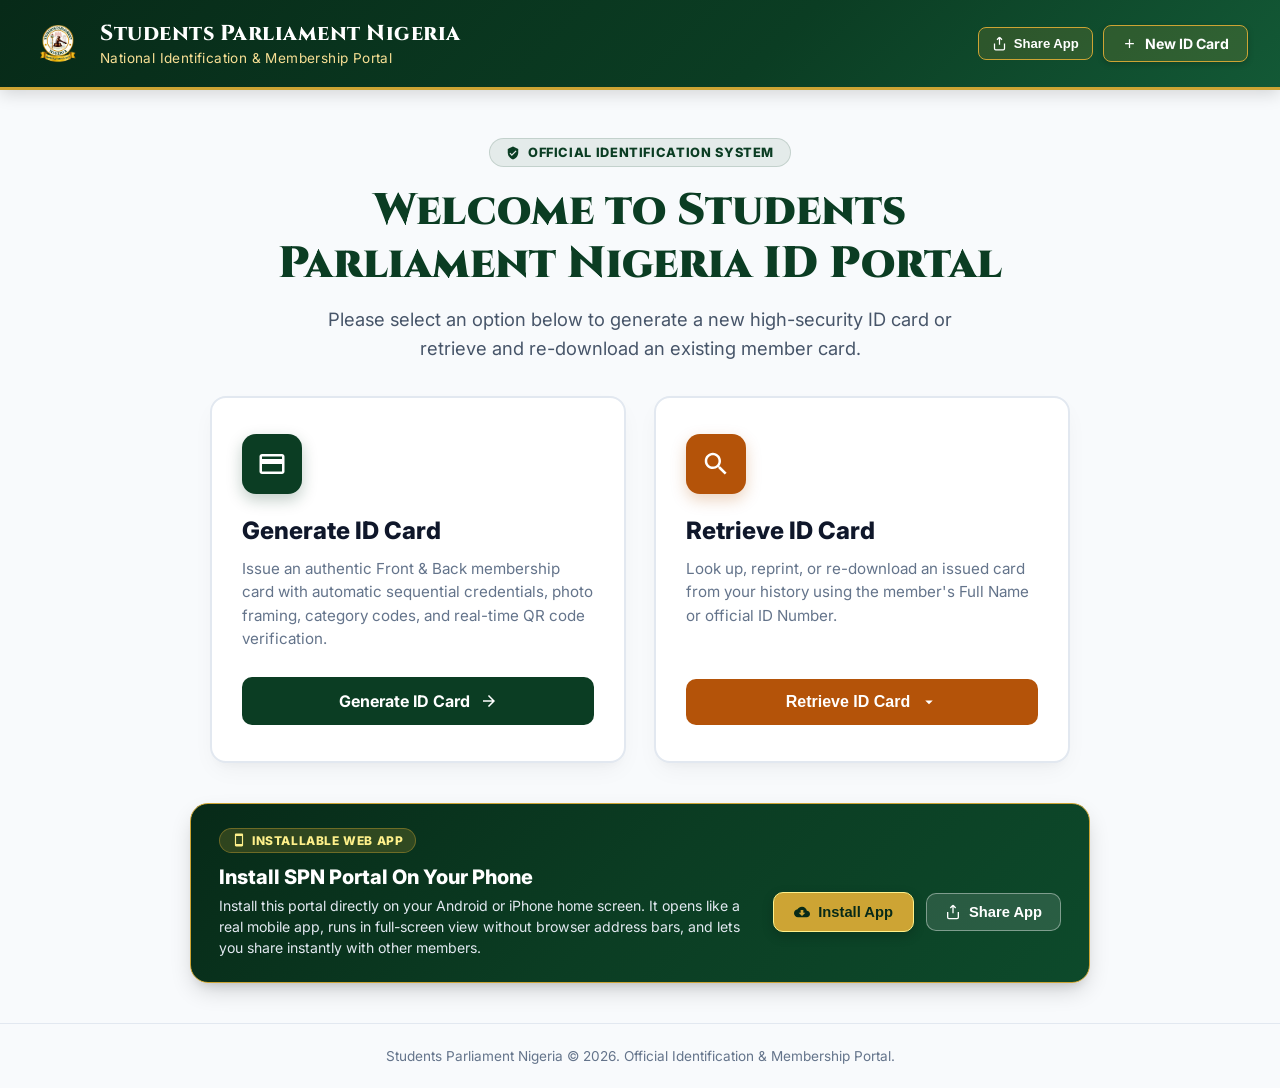
<file: id-portal.html>
﻿<!DOCTYPE html>
<html lang="en">
<head>
  <meta charset="UTF-8">
  <meta name="viewport" content="width=device-width, initial-scale=1.0">
  <title>Students Parliament Nigeria - ID Card Portal</title>
  
  <!-- Google Fonts -->
  <link rel="preconnect" href="https://fonts.googleapis.com">
  <link rel="preconnect" href="https://fonts.gstatic.com" crossorigin>
  <link href="https://fonts.googleapis.com/css2?family=Cinzel:wght@700;800;900&family=Inter:wght@400;500;600;700;800;900&display=swap" rel="stylesheet">
  
  <!-- Progressive Web App (PWA) & iOS Support -->
  <link rel="manifest" href="manifest.webmanifest">
  <meta name="theme-color" content="#0b3d23">
  <meta name="mobile-web-app-capable" content="yes">
  <meta name="apple-mobile-web-app-capable" content="yes">
  <meta name="apple-mobile-web-app-status-bar-style" content="black-translucent">
  <meta name="apple-mobile-web-app-title" content="SPN Portal">
  <link rel="apple-touch-icon" href="icons/apple-touch-icon.png">
  <link rel="icon" type="image/png" href="favicon.png">
  
  <!-- Stylesheets -->
  <link rel="stylesheet" href="css/style.css">
  <link rel="stylesheet" href="css/modal-alert.css">
  <link rel="stylesheet" href="css/portal.css?v=20261010_search">
  <link rel="stylesheet" href="css/pwa.css?v=20261010_oneline">
</head>
<body class="portal-body">

  <!-- Application Header -->
  <header class="app-header">
    <div class="header-inner">
      <div class="header-brand">
        <img src="image/image-3.png" alt="Students Parliament Logo" class="header-logo">
        <div class="header-titles">
          <h1>Students Parliament Nigeria</h1>
          <p>National Identification & Membership Portal</p>
        </div>
      </div>
      <div class="header-actions">
        <button type="button" class="btn-pwa-action btn-pwa-share" id="btnPwaShareHeader" title="Share portal with members or chapters">
          <svg width="15" height="15" fill="none" stroke="currentColor" stroke-width="2" viewBox="0 0 24 24"><path d="M4 12v8a2 2 0 002 2h12a2 2 0 002-2v-8m-4-6l-4-4m0 0L8 6m4-4v12"/></svg>
          <span class="btn-label-desktop">Share App</span>
          <span class="btn-label-mobile">Share</span>
        </button>
        <button type="button" class="btn-pwa-action btn-pwa-install" id="btnPwaInstallHeader" style="display: none;" title="Install SPN App on your phone">
          <svg width="15" height="15" fill="currentColor" viewBox="0 0 24 24"><path d="M19.35 10.04C18.67 6.59 15.64 4 12 4 9.11 4 6.6 5.64 5.35 8.04 2.34 8.36 0 10.91 0 14c0 3.31 2.69 6 6 6h13c2.76 0 5-2.24 5-5 0-2.64-2.05-4.78-4.65-4.96zM17 13l-5 5-5-5h3V9h4v4h3z"/></svg>
          <span class="btn-label-desktop">Install App</span>
          <span class="btn-label-mobile">Install</span>
        </button>
        <a href="generator.html" class="btn-header-action" title="Issue a new ID Card">
          <svg width="15" height="15" fill="currentColor" viewBox="0 0 24 24"><path d="M19 13h-6v6h-2v-6H5v-2h6V5h2v6h6v2z"/></svg>
          <span class="btn-label-desktop">New ID Card</span>
          <span class="btn-label-mobile">New Card</span>
        </a>
      </div>
    </div>
  </header>

  <!-- Hero Banner -->
  <section class="portal-hero">
    <div class="portal-badge">
      <svg width="14" height="14" fill="currentColor" viewBox="0 0 24 24"><path d="M12 1L3 5v6c0 5.55 3.84 10.74 9 12 5.16-1.26 9-6.45 9-12V5l-9-4zm-2 16l-4-4 1.41-1.41L10 14.17l6.59-6.59L18 9l-8 8z"/></svg>
      Official Identification System
    </div>
    <h1>Welcome to Students Parliament Nigeria ID Portal</h1>
    <p>Please select an option below to generate a new high-security ID card or retrieve and re-download an existing member card.</p>
  </section>

  <!-- Main Action Cards -->
  <main class="portal-actions-grid">
    <!-- Option 1: Generate ID Card -->
    <div class="portal-card">
      <div class="portal-card-icon">
        <svg width="30" height="30" fill="currentColor" viewBox="0 0 24 24">
          <path d="M20 4H4c-1.11 0-1.99.89-1.99 2L2 18c0 1.11.89 2 2 2h16c1.11 0 2-.89 2-2V6c0-1.11-.89-2-2-2zm0 14H4v-6h16v6zm0-10H4V6h16v2z"/>
        </svg>
      </div>
      <h2>Generate ID Card</h2>
      <p>Issue an authentic Front & Back membership card with automatic sequential credentials, photo framing, category codes, and real-time QR code verification.</p>
      <a href="generator.html" class="portal-btn portal-btn-primary">
        Generate ID Card
        <svg width="18" height="18" fill="currentColor" viewBox="0 0 24 24"><path d="M12 4l-1.41 1.41L16.17 11H4v2h12.17l-5.58 5.59L12 20l8-8z"/></svg>
      </a>
    </div>

    <!-- Option 2: Retrieve ID Card -->
    <div class="portal-card retrieve-card">
      <div class="portal-card-icon">
        <svg width="30" height="30" fill="currentColor" viewBox="0 0 24 24">
          <path d="M15.5 14h-.79l-.28-.27C15.41 12.59 16 11.11 16 9.5 16 5.91 13.09 3 9.5 3S3 5.91 3 9.5 5.91 16 9.5 16c1.61 0 3.09-.59 4.23-1.57l.27.28v.79l5 4.99L20.49 19l-4.99-5zm-6 0C7.01 14 5 11.99 5 9.5S7.01 5 9.5 5 14 7.01 14 9.5 11.99 14 9.5 14z"/>
        </svg>
      </div>
      <h2>Retrieve ID Card</h2>
      <p>Look up, reprint, or re-download an issued card from your history using the member's Full Name or official ID Number.</p>
      <button type="button" id="btnShowRetrieve" class="portal-btn portal-btn-secondary">
        Retrieve ID Card
        <svg width="18" height="18" fill="currentColor" viewBox="0 0 24 24"><path d="M7 10l5 5 5-5z"/></svg>
      </button>
    </div>
  </main>

  <!-- Progressive Web App Section -->
  <section class="portal-pwa-card" aria-label="Install & Share Portal">
    <div class="portal-pwa-badge">
      <svg width="14" height="14" fill="currentColor" viewBox="0 0 24 24"><path d="M17 1.01L7 1c-1.1 0-2 .9-2 2v18c0 1.1.9 2 2 2h10c1.1 0 2-.9 2-2V3c0-1.1-.9-1.99-2-1.99zM17 19H7V5h10v14z"/></svg>
      Installable Web App
    </div>
    <div class="portal-pwa-content">
      <div class="portal-pwa-info">
        <h3>Install SPN Portal On Your Phone</h3>
        <p>Install this portal directly on your Android or iPhone home screen. It opens like a real mobile app, runs in full-screen view without browser address bars, and lets you share instantly with other members.</p>
      </div>
      <div class="portal-pwa-buttons">
        <button type="button" class="btn-pwa-portal-install" id="btnPwaInstallPortal">
          <svg width="16" height="16" fill="currentColor" viewBox="0 0 24 24"><path d="M19.35 10.04C18.67 6.59 15.64 4 12 4 9.11 4 6.6 5.64 5.35 8.04 2.34 8.36 0 10.91 0 14c0 3.31 2.69 6 6 6h13c2.76 0 5-2.24 5-5 0-2.64-2.05-4.78-4.65-4.96zM17 13l-5 5-5-5h3V9h4v4h3z"/></svg>
          <span>Install App</span>
        </button>
        <button type="button" class="btn-pwa-portal-share" id="btnPwaSharePortal">
          <svg width="16" height="16" fill="none" stroke="currentColor" stroke-width="2" viewBox="0 0 24 24"><path d="M4 12v8a2 2 0 002 2h12a2 2 0 002-2v-8m-4-6l-4-4m0 0L8 6m4-4v12"/></svg>
          <span>Share App</span>
        </button>
      </div>
    </div>
  </section>


  <!-- Card Retrieval Modal Dialog -->
  <div class="portal-retrieve-backdrop" id="retrieveModal" role="dialog" aria-modal="true" aria-labelledby="retrieveModalTitle">
    <div class="portal-retrieve-box">
      <div class="portal-retrieve-header">
        <h3 id="retrieveModalTitle">
          <svg width="22" height="22" fill="#b45309" viewBox="0 0 24 24"><path d="M15.5 14h-.79l-.28-.27C15.41 12.59 16 11.11 16 9.5 16 5.91 13.09 3 9.5 3S3 5.91 3 9.5 5.91 16 9.5 16c1.61 0 3.09-.59 4.23-1.57l.27.28v.79l5 4.99L20.49 19l-4.99-5zm-6 0C7.01 14 5 11.99 5 9.5S7.01 5 9.5 5 14 7.01 14 9.5 11.99 14 9.5 14z"/></svg>
          Search & Retrieve Issued ID Cards
        </h3>
        <button type="button" id="btnCloseRetrieve" class="portal-btn-close" aria-label="Close search modal" title="Close">
          <svg width="20" height="20" fill="currentColor" viewBox="0 0 24 24"><path d="M19 6.41L17.59 5 12 10.59 6.41 5 5 6.41 10.59 12 5 17.59 6.41 19 12 13.41 17.59 19 19 17.59 13.41 12z"/></svg>
        </button>
      </div>

      <div class="portal-search-bar">
        <input type="text" id="portalSearchInput" class="portal-search-input" placeholder="Type Full Name or ID Number..." autocomplete="off" spellcheck="false">
        <button type="button" id="btnPortalSearch" class="portal-search-btn">
          <svg width="18" height="18" fill="currentColor" viewBox="0 0 24 24"><path d="M15.5 14h-.79l-.28-.27C15.41 12.59 16 11.11 16 9.5 16 5.91 13.09 3 9.5 3S3 5.91 3 9.5 5.91 16 9.5 16c1.61 0 3.09-.59 4.23-1.57l.27.28v.79l5 4.99L20.49 19l-4.99-5zm-6 0C7.01 14 5 11.99 5 9.5S7.01 5 9.5 5 14 7.01 14 9.5 11.99 14 9.5 14z"/></svg>
          Search
        </button>
      </div>

      <div class="portal-results-list" id="portalResultsList">
        <!-- Records populated dynamically by portal.js -->
      </div>

      <div class="portal-empty-state" id="portalEmptyState" style="display: none;">
        <svg width="48" height="48" fill="currentColor" viewBox="0 0 24 24"><path d="M19 3H5c-1.1 0-2 .9-2 2v14c0 1.1.9 2 2 2h14c1.1 0 2-.9 2-2V5c0-1.1-.9-2-2-2zm-5 14H7v-2h7v2zm3-4H7v-2h10v2zm0-4H7V7h10v2z"/></svg>
        <p>No ID cards found.</p>
      </div>
    </div>
  </div>

  <!-- Portal Footer -->
  <footer class="portal-footer">
    <p>Students Parliament Nigeria © 2026. Official Identification & Membership Portal.</p>
  </footer>

  <!-- Scripts -->
  <script src="js/modal-alert.js?v=20261127_v12"></script>
  <script src="js/cloud-db.js?v=20261127_v12"></script>
  <script src="js/portal.js?v=20261127_v12"></script>
  <script src="js/pwa.js?v=20261127_v12"></script>
</body>
</html>
</file>
<file: css/style.css>
/* ==========================================================================
   STUDENTS PARLIAMENT NIGERIA - ID CARD GENERATOR (FRONT & BACK)
   ========================================================================== */

:root {
  --primary-green: #0b3d23;
  --primary-green-dark: #072a18;
  --gold-accent: #cda434;
  --gold-dark: #a67c1e;
  --surface: #ffffff;
  --surface-alt: #f8fafc;
  --border: #e2e8f0;
  --text-dark: #0f172a;
  --text-muted: #64748b;
  --red-accent: #dc2626;
  --amber-accent: #d97706;
  --blue-accent: #1e40af;
}

* {
  box-sizing: border-box;
  margin: 0;
  padding: 0;
}

/* Hide Netlify Drawer & Badge Widget */
#netlify-drawer,
netlify-drawer,
div[data-netlify-drawer],
div[id^="netlify-"],
div[class*="netlify-drawer"],
iframe[src*="netlify.app"],
iframe[title*="Netlify"],
[class*="netlify-badge"],
[id*="netlify-badge"] {
  display: none !important;
  visibility: hidden !important;
  opacity: 0 !important;
  pointer-events: none !important;
}

body {
  font-family: 'Inter', -apple-system, BlinkMacSystemFont, "Segoe UI", Roboto, sans-serif;
  background: #f1f5f9;
  color: var(--text-dark);
  min-height: 100vh;
}

/* Header */
.app-header {
  background: linear-gradient(135deg, #072a18 0%, #0b3d23 60%, #135936 100%);
  color: #ffffff;
  padding: 1.1rem 2rem;
  border-bottom: 3px solid var(--gold-accent);
  box-shadow: 0 4px 16px rgba(0, 0, 0, 0.15);
  position: relative;
  z-index: 100;
}

.header-inner {
  max-width: 1440px;
  margin: 0 auto;
  display: flex;
  align-items: center;
  justify-content: space-between;
  gap: 1.25rem;
}

.header-brand {
  display: flex;
  align-items: center;
  gap: 1rem;
  min-width: 0;
  text-decoration: none;
}

.header-logo {
  width: 52px;
  height: 52px;
  object-fit: contain;
  display: block;
  flex-shrink: 0;
}

.header-titles {
  min-width: 0;
  display: flex;
  flex-direction: column;
  justify-content: center;
}

.header-titles h1 {
  font-family: 'Cinzel', serif;
  font-size: clamp(1.1rem, 2.5vw, 1.35rem);
  font-weight: 800;
  letter-spacing: 0.5px;
  line-height: 1.2;
  margin: 0 0 3px 0;
  color: #ffffff;
}

.header-titles p {
  color: #f7df94;
  font-size: clamp(0.75rem, 1.6vw, 0.85rem);
  letter-spacing: 0.4px;
  line-height: 1.25;
  margin: 0;
}

.header-actions {
  display: flex;
  align-items: center;
  gap: 0.6rem;
  flex-shrink: 0;
}

.btn-header-reset {
  background: rgba(255, 255, 255, 0.12);
  border: 1.5px solid var(--gold-accent, #cda434);
  color: #fff;
  padding: 0.5rem 0.95rem;
  border-radius: 8px;
  font-size: 0.84rem;
  font-weight: 600;
  cursor: pointer;
  display: inline-flex;
  align-items: center;
  gap: 0.45rem;
  text-decoration: none;
  transition: all 0.2s ease;
  white-space: nowrap;
}

.btn-label-desktop {
  display: inline;
}

.btn-label-mobile {
  display: none;
}

.btn-header-reset:hover {
  background: var(--gold-accent);
  color: var(--primary-green-dark);
  border-color: var(--gold-accent);
}

.btn-header-action {
  background: rgba(205, 164, 52, 0.16);
  border: 1.5px solid var(--gold-accent, #cda434);
  color: #ffffff;
  padding: 0.55rem 1.15rem;
  text-decoration: none;
  font-size: 0.88rem;
  font-weight: 700;
  display: inline-flex;
  align-items: center;
  gap: 0.45rem;
  white-space: nowrap;
  border-radius: 8px;
  transition: all 0.2s ease;
  box-shadow: 0 2px 6px rgba(0, 0, 0, 0.2);
}

.btn-header-action:hover {
  background: var(--gold-accent, #cda434);
  color: var(--primary-green-dark, #072a18);
  border-color: var(--gold-accent, #cda434);
  box-shadow: 0 2px 6px rgba(0, 0, 0, 0.2);
  transform: none;
}

/* Header Responsiveness */
@media (max-width: 860px) {
  .app-header {
    padding: 0.9rem 1.25rem;
  }

  .header-logo {
    width: 48px;
    height: 48px;
  }

  .header-titles h1 {
    font-size: 1.15rem;
  }

  .header-titles p {
    font-size: 0.78rem;
  }

  .btn-header-reset,
  .btn-header-action {
    padding: 0.42rem 0.75rem;
    font-size: 0.8rem;
  }
}

@media (max-width: 640px) {
  .app-header {
    padding: 0.75rem 1rem;
  }

  .header-inner {
    flex-direction: column;
    align-items: flex-start;
    gap: 0.75rem;
  }

  .header-brand {
    width: 100%;
    gap: 0.75rem;
  }

  .header-logo {
    width: 46px;
    height: 46px;
  }

  .header-titles h1 {
    font-size: 1.1rem;
    line-height: 1.2;
  }

  .header-titles p {
    font-size: 0.75rem;
    line-height: 1.25;
  }

  .btn-label-desktop {
    display: none !important;
  }

  .btn-label-mobile {
    display: inline !important;
  }

  .header-actions {
    width: 100%;
    display: flex;
    flex-direction: row;
    flex-wrap: nowrap;
    justify-content: space-between;
    gap: 0.35rem;
    box-sizing: border-box;
  }

  .header-actions .btn-header-reset,
  .header-actions .btn-header-action,
  .header-actions .btn-primary-action {
    flex: 1 1 0;
    min-width: 0;
    justify-content: center;
    text-align: center;
    padding: 0.45rem 0.25rem;
    font-size: 0.78rem;
    gap: 0.25rem;
    box-sizing: border-box;
  }

  .header-actions svg {
    flex-shrink: 0;
  }
}

@media (max-width: 380px) {
  .app-header {
    padding: 0.65rem 0.75rem;
  }

  .header-logo {
    width: 40px;
    height: 40px;
  }

  .header-titles h1 {
    font-size: 0.98rem;
  }

  .header-titles p {
    font-size: 0.7rem;
  }

  .header-actions {
    gap: 0.25rem;
  }

  .header-actions .btn-header-reset,
  .header-actions .btn-header-action,
  .header-actions .btn-primary-action {
    padding: 0.4rem 0.15rem;
    font-size: 0.72rem;
    gap: 0.2rem;
  }

  .header-actions svg {
    width: 13px;
    height: 13px;
  }
}

/* Main Layout (Top to Bottom Stack) */
.main-wrapper {
  max-width: 1200px;
  margin: 2rem auto;
  padding: 0 1.5rem;
}

.layout-vertical {
  display: flex;
  flex-direction: column;
  gap: 3rem;
  width: 100%;
}

/* Form Card on Top */
.form-panel {
  max-width: 840px;
  width: 100%;
  margin: 0 auto;
  background: var(--surface);
  border-radius: 16px;
  padding: 2rem;
  box-shadow: 0 4px 16px rgba(0, 0, 0, 0.06);
  border: 1px solid var(--border);
}

.panel-title {
  display: flex;
  align-items: center;
  gap: 0.75rem;
  font-size: 1.25rem;
  font-weight: 800;
  color: var(--primary-green);
  margin-bottom: 1.5rem;
  padding-bottom: 0.75rem;
  border-bottom: 2px solid #f1f5f9;
}

.panel-title svg {
  color: var(--gold-accent);
}

.form-grid {
  display: flex;
  flex-direction: column;
  gap: 1.1rem;
  width: 100%;
}

.form-group {
  display: flex;
  flex-direction: column;
  gap: 0.35rem;
  width: 100%;
  min-width: 0;
}

.form-group.full-width {
  width: 100%;
}

.form-label {
  font-size: 0.84rem;
  font-weight: 700;
  color: var(--text-dark);
  display: flex;
  justify-content: space-between;
  align-items: center;
  width: 100%;
}

.label-with-icon {
  display: inline-flex;
  align-items: center;
  gap: 0.45rem;
}

.label-with-icon svg {
  color: var(--primary-green);
  flex-shrink: 0;
}

.form-input, .form-select {
  width: 100%;
  min-width: 0;
  box-sizing: border-box;
  padding: 0.7rem 0.9rem;
  border: 1.5px solid #cbd5e1;
  border-radius: 8px;
  font-size: 0.9rem;
  font-family: inherit;
  transition: border-color 0.2s ease, box-shadow 0.2s ease;
  background: #ffffff;
  color: #1e293b;
}

.form-input:focus, .form-select:focus {
  outline: none;
  border-color: var(--primary-green);
  box-shadow: 0 0 0 3px rgba(11, 61, 35, 0.15);
}

.select-modal-trigger {
  width: 100%;
  box-sizing: border-box;
  padding: 0.7rem 0.9rem;
  border: 1.5px solid #cbd5e1;
  border-radius: 8px;
  background: #ffffff;
  color: #1e293b;
  font-size: 0.9rem;
  font-family: inherit;
  font-weight: 700;
  display: flex;
  align-items: center;
  justify-content: space-between;
  cursor: pointer;
  user-select: none;
  transition: border-color 0.2s ease, box-shadow 0.2s ease;
}

.select-modal-trigger:hover, .select-modal-trigger:focus {
  outline: none;
  border-color: var(--primary-green);
  box-shadow: 0 0 0 3px rgba(11, 61, 35, 0.15);
}

.select-modal-trigger .placeholder-text {
  color: #94a3b8;
  font-weight: 500;
}

/* Upload Dropzone - Fully Unclipped & Contained */
.upload-dropzone {
  width: 100%;
  box-sizing: border-box;
  border: 2px dashed #94a3b8;
  border-radius: 12px;
  padding: 1.5rem 1rem;
  text-align: center;
  background: #f8fafc;
  cursor: pointer;
  transition: border-color 0.2s ease, background-color 0.2s ease;
}

.upload-dropzone:hover, .upload-dropzone.dragover {
  border-color: var(--primary-green);
  background: #f0fdf4;
}

.dropzone-inner {
  display: flex;
  flex-direction: column;
  align-items: center;
  justify-content: center;
  gap: 0.65rem;
  width: 100%;
}

.dropzone-icon {
  width: 44px;
  height: 44px;
  color: var(--primary-green);
  flex-shrink: 0;
}

.dropzone-text {
  font-size: 0.92rem;
  font-weight: 700;
  color: #1e293b;
}

.dropzone-hint {
  font-size: 0.78rem;
  color: var(--text-muted);
}

/* Photo Pan & Zoom adjustments + Reset Header */
.photo-adjust-box {
  display: none;
  margin-top: 0.85rem;
  background: #f8fafc;
  border: 1px solid #e2e8f0;
  padding: 0.95rem;
  border-radius: 10px;
  flex-direction: column;
  gap: 0.75rem;
}

.photo-adjust-header {
  display: flex;
  justify-content: space-between;
  align-items: center;
  border-bottom: 1px solid #e2e8f0;
  padding-bottom: 0.5rem;
}

.photo-adjust-title {
  font-size: 0.82rem;
  font-weight: 800;
  color: var(--primary-green);
  display: flex;
  align-items: center;
  gap: 0.35rem;
  text-transform: uppercase;
  letter-spacing: 0.3px;
}

.btn-reset-photo {
  background: #ffffff;
  border: 1px solid #cbd5e1;
  color: #475569;
  padding: 3px 8px;
  border-radius: 6px;
  font-size: 0.75rem;
  font-weight: 700;
  cursor: pointer;
  display: inline-flex;
  align-items: center;
  gap: 0.35rem;
  transition: all 0.2s;
}

.btn-reset-photo:hover {
  background: #e2e8f0;
  color: var(--primary-green);
  border-color: var(--primary-green);
}

.photo-sliders-row {
  display: grid;
  grid-template-columns: repeat(3, 1fr);
  gap: 0.75rem;
}

@media (max-width: 500px) {
  .photo-sliders-row {
    grid-template-columns: 1fr;
  }
}

.photo-adjust-group {
  display: flex;
  flex-direction: column;
  gap: 0.25rem;
}

.photo-adjust-group label {
  font-size: 0.74rem;
  font-weight: 700;
  color: #475569;
}

.photo-adjust-group input[type="range"] {
  accent-color: var(--primary-green);
  cursor: pointer;
}

/* Action Buttons & Quality Selector */
.form-actions {
  display: flex;
  flex-direction: column;
  gap: 0.65rem;
  width: 100%;
  margin-top: 1.5rem;
  padding-top: 1.25rem;
  border-top: 1px solid var(--border);
}

/* Quality Selector Bar (Inline) */
.export-quality-bar {
  display: flex;
  align-items: center;
  justify-content: space-between;
  flex-wrap: wrap;
  background: #f8fafc;
  padding: 0.55rem 0.85rem;
  border-radius: 8px;
  border: 1px solid #e2e8f0;
  margin-bottom: 0.25rem;
  gap: 0.5rem;
  width: 100%;
  box-sizing: border-box;
}

.export-quality-label {
  font-size: 0.82rem;
  font-weight: 800;
  color: #334155;
  display: flex;
  align-items: center;
  gap: 0.4rem;
  text-transform: uppercase;
  letter-spacing: 0.3px;
  white-space: nowrap;
}

.export-quality-label svg {
  color: var(--primary-green);
  flex-shrink: 0;
}

.quality-pills-group {
  display: flex;
  flex: 1 1 200px;
  max-width: 100%;
  background: #e2e8f0;
  padding: 3px;
  border-radius: 6px;
  gap: 3px;
  box-sizing: border-box;
}

.quality-pill-btn {
  flex: 1;
  background: transparent;
  border: none;
  font-size: 0.78rem;
  font-weight: 800;
  color: #64748b;
  padding: 0.38rem 0.45rem;
  border-radius: 4px;
  cursor: pointer;
  transition: all 0.15s ease;
  letter-spacing: 0.3px;
  text-align: center;
  white-space: nowrap;
  box-sizing: border-box;
}

.quality-pill-btn:hover {
  color: #0f172a;
}

.quality-pill-btn.active {
  background: #ffffff;
  color: var(--primary-green);
  box-shadow: 0 1px 3px rgba(0, 0, 0, 0.12);
}

.export-row-split {
  display: flex;
  gap: 0.65rem;
  width: 100%;
  box-sizing: border-box;
  flex-wrap: wrap;
}

.export-row-split button {
  flex: 1 1 calc(50% - 0.35rem);
  min-width: 130px;
}

.btn-primary-action,
.btn-secondary-action,
.btn-gold-action,
.btn-jpeg-action,
.btn-jpeg-secondary {
  width: 100%;
  box-sizing: border-box;
  padding: 0.85rem 1rem;
  border-radius: 8px;
  font-size: 0.88rem;
  font-weight: 700;
  cursor: pointer;
  display: flex;
  align-items: center;
  justify-content: center;
  gap: 0.45rem;
  transition: background-color 0.2s ease, border-color 0.2s ease, filter 0.2s ease, color 0.2s ease, transform 0.1s ease;
}

.btn-primary-action:active,
.btn-secondary-action:active,
.btn-gold-action:active,
.btn-jpeg-action:active,
.btn-jpeg-secondary:active {
  transform: scale(0.985);
}

.btn-primary-action {
  background: var(--primary-green);
  color: #ffffff;
  border: none;
  box-shadow: 0 2px 4px rgba(11, 61, 35, 0.2);
}

.btn-primary-action:hover {
  background: var(--primary-green-dark);
}

.btn-secondary-action {
  background: #ffffff;
  color: var(--primary-green);
  border: 1.5px solid var(--primary-green);
}

.btn-secondary-action:hover {
  background: #f0fdf4;
}

/* JPEG Action Buttons */
.btn-jpeg-action {
  background: #0284c7;
  color: #ffffff;
  border: none;
  box-shadow: 0 2px 4px rgba(2, 132, 199, 0.2);
}

.btn-jpeg-action:hover {
  background: #0369a1;
}

.btn-jpeg-secondary {
  background: #ffffff;
  color: #0284c7;
  border: 1.5px solid #0284c7;
}

.btn-jpeg-secondary:hover {
  background: #f0f9ff;
}

.btn-gold-action {
  background: linear-gradient(135deg, #d4af37 0%, #b8860b 100%);
  color: #ffffff;
  border: none;
  box-shadow: 0 2px 4px rgba(184, 134, 11, 0.2);
}

.btn-gold-action:hover {
  filter: brightness(1.08);
}

/* ==========================================================================
   PREVIEW PANEL & LIVE OVERLAY CARDS (FRONT & BACK)
   ========================================================================== */
.preview-panel {
  width: 100%;
  max-width: 900px;
  margin: 0 auto;
  display: flex;
  flex-direction: column;
  gap: 1.5rem;
}

.preview-badge-header {
  background: #ffffff;
  padding: 0.85rem 1.4rem;
  border-radius: 12px;
  border: 1px solid var(--border);
  box-shadow: 0 1px 3px rgba(0, 0, 0, 0.05);
  display: flex;
  justify-content: space-between;
  align-items: center;
  flex-wrap: wrap;
  gap: 0.75rem;
}

.preview-badge-title {
  font-size: 1.05rem;
  font-weight: 800;
  color: var(--primary-green);
  display: flex;
  align-items: center;
  gap: 0.5rem;
}

/* View Tabs */
.view-tabs {
  display: flex;
  background: #f1f5f9;
  border-radius: 8px;
  padding: 3px;
  border: 1px solid #cbd5e1;
}

.tab-btn {
  background: none;
  border: none;
  padding: 0.4rem 0.95rem;
  font-size: 0.82rem;
  font-weight: 700;
  color: #64748b;
  border-radius: 6px;
  cursor: pointer;
  transition: all 0.2s;
}

.tab-btn.active {
  background: #ffffff;
  color: var(--primary-green);
  box-shadow: 0 1px 3px rgba(0, 0, 0, 0.1);
}

/* Cards Preview Row */
.cards-preview-grid {
  display: flex;
  flex-wrap: wrap;
  gap: 2.5rem;
  justify-content: center;
  align-items: flex-start;
  width: 100%;
}

.card-column {
  flex: 0 1 380px;
  max-width: 380px;
  width: 100%;
  display: flex;
  flex-direction: column;
  align-items: center;
  gap: 0.75rem;
}

.card-side-tag {
  font-size: 0.8rem;
  font-weight: 800;
  color: #475569;
  text-transform: uppercase;
  letter-spacing: 0.5px;
  background: #ffffff;
  padding: 3px 12px;
  border-radius: 12px;
  border: 1px solid var(--border);
}

/* Container query for responsive card scaling */
.card-preview-container {
  width: 100%;
  max-width: 380px;
  container-type: inline-size;
}

/* The actual Card Stage (Aspect ratio: 6598 x 10477) */
.card-stage {
  position: relative;
  width: 100%;
  aspect-ratio: 6598 / 10477;
  border-radius: 18px;
  overflow: hidden;
  box-shadow: 0 16px 36px rgba(0, 0, 0, 0.22);
  background-color: #faf5ed;
  user-select: none;
}

/* The Official Template Images */
.card-bg-template {
  position: absolute;
  top: 0;
  left: 0;
  width: 100%;
  height: 100%;
  object-fit: fill;
  pointer-events: none;
  z-index: 1;
}

/* ==========================================================================
   FRONT OVERLAY REAL-TIME COORDINATES (Calibrated to id-card-1.png)
   ========================================================================== */
.card-overlay-layer {
  position: absolute;
  top: 0;
  left: 0;
  width: 100%;
  height: 100%;
  z-index: 2;
  pointer-events: none;
}

/* 1. Upper White Box: Passport Photograph */
.overlay-passport-box {
  position: absolute;
  left: 62.12%;
  top: 29.58%;
  width: 32.74%;
  height: 23.67%;
  border-radius: 4px;
  overflow: hidden;
  background: transparent;
}

.overlay-passport-box img {
  position: absolute;
  left: 50%;
  top: 50%;
  transform-origin: center center;
  transform: translate(-50%, -50%);
  display: block;
  /* Natural aspect ratio preserved - never squished or pressed */
  width: auto;
  height: 100%;
  max-width: none;
  max-height: none;
}

.passport-empty-hint {
  position: absolute;
  inset: 0;
  display: flex;
  flex-direction: column;
  align-items: center;
  justify-content: center;
  text-align: center;
  color: #94a3b8;
  padding: 8px;
  pointer-events: none;
}

.passport-empty-hint svg {
  width: 28cqw;
  max-width: 36px;
  height: auto;
  opacity: 0.6;
}

.passport-empty-hint span {
  font-size: 2.2cqw;
  font-weight: 700;
  text-transform: uppercase;
  margin-top: 4px;
}

/* 2. Full Name & School Block directly beneath Passport Box (Auto-fitting) */
.overlay-bearer-block {
  position: absolute;
  left: 53%;
  width: 46%;
  top: 52.3%;
  height: 9.3%;
  display: flex;
  flex-direction: column;
  justify-content: center;
  align-items: center;
  text-align: center;
  gap: clamp(2px, 0.8cqw, 6px);
  overflow: hidden;
  pointer-events: none;
  box-sizing: border-box;
}

.overlay-bearer-name {
  color: #0b3d23;
  font-weight: 900;
  font-size: 3.8cqw;
  text-transform: uppercase;
  line-height: 1.1;
  letter-spacing: 0.2px;
  word-break: break-word;
  max-width: 100%;
}

.overlay-bearer-school {
  color: #172554;
  font-weight: 800;
  font-size: 2.35cqw;
  text-transform: uppercase;
  line-height: 1.1;
  letter-spacing: 0.1px;
  word-break: break-word;
  max-width: 100%;
}

/* 3. Left 5 Data Rows (Aligned precisely to template lines) */
.overlay-data-val {
  position: absolute;
  left: 33.0%;
  width: 26.5%;
  text-align: right;
  font-weight: 900;
  font-size: 2.65cqw;
  letter-spacing: 0.2px;
  white-space: nowrap;
}

/* ID NUMBER */
.overlay-id-number {
  top: 64.4%;
  color: #b91c1c;
  font-size: 2.5cqw;
}

/* CATEGORY */
.overlay-category {
  top: 69.6%;
  color: #0b3d23;
  font-size: 2.55cqw;
}

/* DATE ISSUED */
.overlay-date-issued {
  top: 74.8%;
  color: #065f46;
  font-size: 2.5cqw;
}

/* STATE (Replaces Valid Until) */
.overlay-state {
  top: 80.0%;
  color: #0b3d23;
  font-size: 2.55cqw;
}

/* STATUS BADGE */
.overlay-status-row {
  position: absolute;
  left: 33.0%;
  width: 26.5%;
  top: 85.0%;
  display: flex;
  justify-content: flex-end;
  align-items: center;
}

.overlay-status-badge {
  background: #065f46;
  color: #ffffff;
  font-size: 2.1cqw;
  font-weight: 900;
  padding: 0.3cqw 1.6cqw;
  border-radius: 4px;
  letter-spacing: 0.5px;
  text-transform: uppercase;
}

.overlay-status-badge.pending {
  background: var(--amber-accent);
}

.overlay-status-badge.expired {
  background: var(--red-accent);
}

/* 4. Lower White Box: Dynamic QR Code */
.overlay-qr-box {
  position: absolute;
  left: 61.97%;
  top: 61.72%;
  width: 31.52%;
  height: 19.85%;
  border-radius: 4px;
  overflow: hidden;
  background: #ffffff;
  display: flex;
  align-items: center;
  justify-content: center;
  padding: 2%;
}

.overlay-qr-box canvas, .overlay-qr-box img {
  width: 100% !important;
  height: 100% !important;
  display: block;
}

.qr-empty-hint {
  display: flex;
  flex-direction: column;
  align-items: center;
  justify-content: center;
  gap: 0.35rem;
  color: #94a3b8;
  text-align: center;
}

.qr-empty-hint svg {
  width: 5.5cqw;
  max-width: 30px;
  height: auto;
  opacity: 0.55;
}

.qr-empty-hint span {
  font-size: 2.1cqw;
  font-weight: 800;
  letter-spacing: 0.5px;
}

/* Toast */
.toast-notice {
  position: fixed;
  bottom: 2rem;
  right: 2rem;
  background: var(--primary-green);
  color: #fff;
  padding: 0.85rem 1.4rem;
  border-radius: 8px;
  box-shadow: 0 10px 25px rgba(0,0,0,0.2);
  border-left: 4px solid var(--gold-accent);
  font-size: 0.9rem;
  font-weight: 700;
  transform: translateY(100px);
  opacity: 0;
  transition: all 0.3s ease;
  z-index: 9999;
}

.toast-notice.show {
  transform: translateY(0);
  opacity: 1;
}

/* Simple Category Modal (Direct & Minimal) */
.modal-backdrop {
  position: fixed;
  inset: 0;
  background: rgba(15, 23, 42, 0.55);
  backdrop-filter: blur(4px);
  z-index: 10000;
  display: flex;
  align-items: center;
  justify-content: center;
  padding: 1rem;
  box-sizing: border-box;
}

.modal-dialog-simple {
  background: #ffffff;
  width: 100%;
  max-width: 360px;
  border-radius: 14px;
  box-shadow: 0 20px 40px rgba(0, 0, 0, 0.22);
  border: 1px solid var(--border);
  overflow: hidden;
  animation: modalFadeIn 0.18s ease;
}

@keyframes modalFadeIn {
  from { opacity: 0; transform: scale(0.97); }
  to { opacity: 1; transform: scale(1); }
}

.modal-header-simple {
  display: flex;
  align-items: center;
  justify-content: space-between;
  padding: 0.95rem 1.2rem;
  background: #f8fafc;
  border-bottom: 1px solid var(--border);
  font-size: 0.95rem;
  font-weight: 800;
  color: var(--primary-green);
}

.btn-modal-close {
  background: none;
  border: none;
  color: #64748b;
  cursor: pointer;
  padding: 4px;
  border-radius: 6px;
  display: flex;
  align-items: center;
  justify-content: center;
  transition: all 0.2s;
}

.btn-modal-close:hover {
  background: #e2e8f0;
  color: #0f172a;
}

.simple-modal-list {
  display: flex;
  flex-direction: column;
  padding: 0.6rem;
  gap: 0.35rem;
}

.simple-modal-option {
  width: 100%;
  box-sizing: border-box;
  background: #ffffff;
  border: 1.5px solid transparent;
  border-radius: 8px;
  padding: 0.8rem 1rem;
  text-align: left;
  font-size: 0.92rem;
  font-weight: 800;
  color: #1e293b;
  cursor: pointer;
  letter-spacing: 0.3px;
  transition: background-color 0.15s ease, border-color 0.15s ease, color 0.15s ease;
}

.simple-modal-option:hover {
  background: #f0fdf4;
  color: var(--primary-green);
}

.simple-modal-option.active {
  background: #ecfdf5;
  color: var(--primary-green);
  border-color: var(--primary-green);
}

/* Searchable Modal Styles (State Selection) */
.modal-dialog-searchable {
  max-width: 400px;
}

.modal-search-wrapper {
  position: relative;
  padding: 0.75rem 1rem 0.6rem 1rem;
  background: #f8fafc;
  border-bottom: 1px solid var(--border);
  display: flex;
  align-items: center;
}

.modal-search-icon {
  position: absolute;
  left: 1.75rem;
  color: #94a3b8;
  pointer-events: none;
}

.modal-search-input {
  width: 100%;
  box-sizing: border-box;
  padding: 0.65rem 2.2rem;
  border: 1.5px solid #cbd5e1;
  border-radius: 8px;
  font-size: 0.9rem;
  font-family: inherit;
  font-weight: 600;
  color: #1e293b;
  background: #ffffff;
  outline: none;
  transition: border-color 0.2s, box-shadow 0.2s;
}

.modal-search-input:focus {
  border-color: var(--primary-green);
  box-shadow: 0 0 0 3px rgba(11, 61, 35, 0.12);
}

.search-clear-btn {
  position: absolute;
  right: 1.6rem;
  background: none;
  border: none;
  color: #94a3b8;
  cursor: pointer;
  padding: 4px;
  display: flex;
  align-items: center;
  justify-content: center;
  border-radius: 4px;
  transition: color 0.15s;
}

.search-clear-btn:hover {
  color: #0f172a;
}

.state-scroll-list {
  max-height: 280px;
  overflow-y: auto;
  overscroll-behavior: contain;
  padding: 0.5rem 0.8rem;
  gap: 0.25rem;
}

.modal-empty-state {
  padding: 1.5rem;
  text-align: center;
  color: #94a3b8;
  font-size: 0.85rem;
  font-weight: 600;
}
/* ==========================================================================
   Paystack Paywall Gate & Download Locks
   ========================================================================== */
.paywall-gate-box {
  background: linear-gradient(145deg, #ffffff 0%, #fefce8 100%);
  border: 2px solid var(--gold-accent);
  border-radius: 14px;
  padding: 18px 20px;
  margin: 16px 0 20px;
  box-shadow: 0 6px 18px rgba(205, 164, 52, 0.15);
  text-align: left;
}

.paywall-header {
  display: flex;
  align-items: center;
  justify-content: space-between;
  margin-bottom: 8px;
}

.paywall-badge {
  display: inline-flex;
  align-items: center;
  gap: 6px;
  background: #fef3c7;
  color: #b45309;
  border: 1px solid #fde68a;
  padding: 4px 10px;
  border-radius: 999px;
  font-size: 0.72rem;
  font-weight: 800;
  text-transform: uppercase;
  letter-spacing: 0.4px;
}

.paywall-price-wrap {
  display: flex;
  align-items: baseline;
  color: #0b3d23;
  font-weight: 900;
}

.paywall-price-currency {
  font-size: 1.1rem;
  margin-right: 2px;
}

.paywall-price-val {
  font-size: 1.55rem;
  font-family: 'Cinzel', serif;
  letter-spacing: 0.5px;
}

.paywall-desc {
  font-size: 0.84rem;
  color: #475569;
  line-height: 1.45;
  margin: 0 0 12px;
}

.paywall-input-wrap {
  margin-bottom: 12px;
}

.paywall-email-input {
  width: 100%;
  box-sizing: border-box;
  padding: 11px 14px;
  border: 1.5px solid #cbd5e1;
  border-radius: 8px;
  font-size: 0.9rem;
  font-family: inherit;
  outline: none;
  background: #ffffff;
  transition: border-color 0.2s;
}

.paywall-email-input:focus {
  border-color: #0b3d23;
  box-shadow: 0 0 0 3px rgba(11, 61, 35, 0.12);
}

.btn-paystack-pay {
  width: 100%;
  padding: 13px 18px;
  border-radius: 10px;
  background: linear-gradient(135deg, #0b3d23 0%, #15803d 100%);
  color: #ffffff;
  border: 1.5px solid var(--gold-accent);
  font-size: 0.96rem;
  font-weight: 800;
  cursor: pointer;
  display: inline-flex;
  align-items: center;
  justify-content: center;
  gap: 8px;
  transition: all 0.2s ease;
  box-shadow: 0 4px 14px rgba(11, 61, 35, 0.3);
}

.btn-paystack-pay:hover {
  background: linear-gradient(135deg, #14532d 0%, #16a34a 100%);
  box-shadow: 0 4px 14px rgba(11, 61, 35, 0.3);
  transform: none;
}

.paywall-verified-box {
  background: #dcfce7;
  border: 2px solid #86efac;
  border-radius: 12px;
  padding: 14px 18px;
  margin: 16px 0 20px;
  text-align: left;
}

.paywall-verified-header {
  display: flex;
  align-items: center;
  gap: 8px;
  color: #15803d;
  font-weight: 800;
  font-size: 0.9rem;
  letter-spacing: 0.3px;
  margin-bottom: 4px;
}

.paywall-verified-box p {
  margin: 0;
  font-size: 0.8rem;
  color: #166534;
}

/* Downloads Locked State */
.export-buttons-group {
  display: flex;
  flex-direction: column;
  gap: 0.8rem;
  transition: all 0.2s ease;
}

.export-buttons-group.downloads-locked button {
  opacity: 0.55;
  filter: grayscale(40%);
  cursor: not-allowed;
}

.export-buttons-group.downloads-locked button:hover {
  transform: none !important;
}

/* Print Styles */
@media print {
  body { background: #fff !important; }
  .app-header, .form-panel, .preview-badge-header, .form-actions, .toast-notice, .card-side-tag, .modal-backdrop {
    display: none !important;
  }
  .main-wrapper { margin: 0 !important; padding: 0 !important; max-width: 100% !important; }
  .layout-grid, .layout-vertical { display: block !important; }
  .cards-preview-grid {
    display: flex !important;
    flex-direction: row !important;
    gap: 15mm !important;
    justify-content: center !important;
    page-break-inside: avoid;
  }
  .card-column {
    display: block !important;
    width: auto !important;
  }
  .card-stage {
    box-shadow: none !important;
    max-width: 85.6mm !important;
    width: 85.6mm !important;
    -webkit-print-color-adjust: exact !important;
    print-color-adjust: exact !important;
  }
}

/* Prevent any upward float or transform movement on hover */
button:hover,
a:hover,
.btn-primary-action:hover,
.btn-secondary-action:hover,
.btn-gold-action:hover,
.btn-jpeg-action:hover,
.btn-jpeg-secondary:hover,
.btn-header-action:hover,
.btn-header-reset:hover,
.btn-paystack-pay:hover {
  transform: none !important;
}

/* Payment Unlock Highlighting & Download Pulsing */
@keyframes paymentUnlockGlow {
  0% {
    box-shadow: 0 0 0 0 rgba(22, 163, 74, 0.7);
    border-color: #16a34a;
  }
  50% {
    box-shadow: 0 0 0 14px rgba(22, 163, 74, 0);
    border-color: #22c55e;
  }
  100% {
    box-shadow: 0 0 0 0 rgba(22, 163, 74, 0);
    border-color: #16a34a;
  }
}

.payment-unlocked-pulse {
  animation: paymentUnlockGlow 1.2s ease-in-out 3;
  border: 2px solid #16a34a !important;
  border-radius: 12px !important;
  padding: 10px !important;
  background: rgba(240, 253, 244, 0.6) !important;
  transition: all 0.3s ease;
}
</file>
<file: css/modal-alert.css>
/* ==========================================================================
   Students Parliament Nigeria - Global Modal Alert & Dialog System
   ========================================================================== */

/* Disable mobile callout / long-touch context menus */
html, body {
  -webkit-touch-callout: none;
}

.spn-modal-alert-backdrop {
  position: fixed;
  inset: 0;
  z-index: 99999;
  background: rgba(11, 61, 35, 0.65);
  backdrop-filter: blur(8px);
  -webkit-backdrop-filter: blur(8px);
  display: flex;
  align-items: center;
  justify-content: center;
  padding: 20px;
  opacity: 0;
  visibility: hidden;
  transition: opacity 0.25s cubic-bezier(0.16, 1, 0.3, 1),
              visibility 0.25s cubic-bezier(0.16, 1, 0.3, 1);
}

.spn-modal-alert-backdrop.is-active {
  opacity: 1;
  visibility: visible;
}

.spn-modal-alert-dialog {
  background: #ffffff;
  border-radius: 18px;
  width: 100%;
  max-width: 440px;
  padding: 28px 24px 24px;
  box-shadow: 0 25px 50px -12px rgba(0, 0, 0, 0.45),
              0 0 0 1px rgba(255, 255, 255, 0.1);
  text-align: center;
  position: relative;
  transform: scale(0.92) translateY(16px);
  transition: transform 0.25s cubic-bezier(0.16, 1, 0.3, 1);
  overflow: hidden;
}

.spn-modal-alert-backdrop.is-active .spn-modal-alert-dialog {
  transform: scale(1) translateY(0);
}

/* Alert Icon Wrapper */
.spn-modal-alert-icon {
  width: 64px;
  height: 64px;
  border-radius: 50%;
  margin: 0 auto 18px;
  display: flex;
  align-items: center;
  justify-content: center;
  font-size: 30px;
  box-shadow: 0 8px 16px -4px rgba(0, 0, 0, 0.12);
}

/* Type Variants */
.spn-modal-alert-icon.warning {
  background: #fef3c7;
  color: #b45309;
  border: 3px solid #fde68a;
}

.spn-modal-alert-icon.error {
  background: #fee2e2;
  color: #b91c1c;
  border: 3px solid #fecaca;
}

.spn-modal-alert-icon.success {
  background: #dcfce7;
  color: #15803d;
  border: 3px solid #bbf7d0;
}

.spn-modal-alert-icon.info {
  background: #e0f2fe;
  color: #0369a1;
  border: 3px solid #bae6fd;
}

/* Title & Message */
.spn-modal-alert-title {
  font-family: 'Cinzel', serif, system-ui;
  font-size: 1.3rem;
  font-weight: 800;
  color: #0b3d23;
  margin: 0 0 10px;
  letter-spacing: 0.3px;
}

.spn-modal-alert-message {
  font-size: 0.95rem;
  color: #475569;
  line-height: 1.55;
  margin: 0 0 24px;
  word-break: break-word;
}

/* Action Buttons */
.spn-modal-alert-actions {
  display: flex;
  gap: 12px;
  justify-content: center;
}

.spn-modal-alert-btn {
  flex: 1;
  padding: 12px 20px;
  border-radius: 10px;
  font-size: 0.95rem;
  font-weight: 700;
  border: none;
  cursor: pointer;
  transition: all 0.18s ease;
  display: inline-flex;
  align-items: center;
  justify-content: center;
  min-height: 44px;
}

.spn-modal-alert-btn-primary {
  background: #0b3d23;
  color: #ffffff;
  box-shadow: 0 4px 12px rgba(11, 61, 35, 0.25);
}

.spn-modal-alert-btn-primary:hover {
  background: #14532d;
}

.spn-modal-alert-btn-primary:active {
  opacity: 0.95;
}

.spn-modal-alert-btn-cancel {
  background: #f1f5f9;
  color: #475569;
  border: 1px solid #cbd5e1;
}

.spn-modal-alert-btn-cancel:hover {
  background: #e2e8f0;
  color: #1e293b;
}

.spn-modal-alert-btn:focus-visible {
  outline: 3px solid rgba(212, 175, 55, 0.6);
  outline-offset: 2px;
}

/* Prevent any upward float or transform movement on hover */
.spn-modal-alert-btn:hover {
  transform: none !important;
}
</file>
<file: css/paywall.css>
/* ==========================================================================
   Students Parliament Nigeria - Paystack Paywall & Download Lock Styles
   ========================================================================== */

.paywall-gate-box {
  background: linear-gradient(145deg, #ffffff 0%, #fdfbee 100%);
  border: 2px solid #cda434;
  border-radius: 16px;
  padding: 22px 20px;
  margin: 18px 0 20px;
  box-shadow: 0 8px 24px rgba(205, 164, 52, 0.18), 0 2px 6px rgba(0, 0, 0, 0.04);
  text-align: left;
  position: relative;
  overflow: hidden;
}

.paywall-gate-box::before {
  content: '';
  position: absolute;
  top: 0;
  left: 0;
  right: 0;
  height: 4px;
  background: linear-gradient(90deg, #0b3d23 0%, #cda434 50%, #0b3d23 100%);
}

.paywall-header {
  display: flex;
  align-items: center;
  justify-content: space-between;
  margin-bottom: 10px;
}

.paywall-badge {
  display: inline-flex;
  align-items: center;
  gap: 6px;
  background: #fef3c7;
  color: #b45309;
  border: 1px solid #fde68a;
  padding: 4px 12px;
  border-radius: 999px;
  font-size: 0.75rem;
  font-weight: 800;
  text-transform: uppercase;
  letter-spacing: 0.5px;
}

.paywall-price-wrap {
  display: inline-flex;
  align-items: center;
  color: #0b3d23;
  font-weight: 900;
  line-height: 1;
}

.paywall-price-currency {
  font-size: 1.35rem;
  margin-right: 2px;
  line-height: 1;
  font-family: inherit;
}

.paywall-price-val {
  font-size: 1.75rem;
  font-family: 'Cinzel', serif;
  letter-spacing: 0.5px;
  line-height: 1;
}

.paywall-desc {
  font-size: 0.86rem;
  color: #475569;
  line-height: 1.5;
  margin: 0 0 14px;
}

.paywall-input-wrap {
  margin-bottom: 12px;
}

.paywall-email-input {
  width: 100%;
  box-sizing: border-box;
  padding: 12px 14px;
  border: 2px solid #cbd5e1;
  border-radius: 10px;
  font-size: 0.92rem;
  font-family: inherit;
  outline: none;
  background: #ffffff;
  color: #0f172a;
  transition: all 0.2s ease;
}

.paywall-email-input:focus {
  border-color: #0b3d23;
  box-shadow: 0 0 0 3px rgba(11, 61, 35, 0.12);
}

.paywall-email-input::placeholder {
  color: #94a3b8;
}

.btn-paystack-pay {
  width: 100%;
  box-sizing: border-box;
  padding: 13px 16px;
  border-radius: 10px;
  background: linear-gradient(135deg, #0b3d23 0%, #15803d 100%);
  color: #ffffff;
  border: 1.5px solid #cda434;
  font-size: 0.96rem;
  font-weight: 800;
  cursor: pointer;
  display: inline-flex;
  align-items: center;
  justify-content: center;
  gap: 9px;
  transition: all 0.2s cubic-bezier(0.16, 1, 0.3, 1);
  box-shadow: 0 4px 16px rgba(11, 61, 35, 0.32);
  line-height: 1.25;
}

.btn-paystack-pay svg {
  flex-shrink: 0;
}

.btn-pay-content {
  display: inline-flex;
  align-items: center;
  justify-content: center;
  gap: 7px;
  white-space: nowrap;
}

.btn-pay-title {
  white-space: nowrap;
  letter-spacing: 0.2px;
}

.btn-pay-divider {
  opacity: 0.75;
  font-size: 0.85em;
  display: inline-block;
}

.btn-pay-amount {
  color: #fef08a;
  font-weight: 900;
  letter-spacing: 0.3px;
  white-space: nowrap;
}

@media (max-width: 420px) {
  .btn-paystack-pay {
    padding: 12px 10px;
    font-size: 0.88rem;
    gap: 7px;
  }

  .btn-pay-content {
    gap: 5px;
  }
}

@media (max-width: 350px) {
  .btn-paystack-pay {
    padding: 11px 8px;
    font-size: 0.82rem;
  }
}

.btn-paystack-pay:hover {
  background: linear-gradient(135deg, #14532d 0%, #16a34a 100%);
  box-shadow: 0 4px 16px rgba(11, 61, 35, 0.32);
  transform: none;
}

.btn-paystack-pay:active {
  opacity: 0.95;
}

/* Verified Box */
.paywall-verified-box {
  background: #f0fdf4;
  border: 2px solid #86efac;
  border-radius: 14px;
  padding: 16px 20px;
  margin: 18px 0 20px;
  text-align: left;
  box-shadow: 0 4px 14px rgba(22, 101, 52, 0.08);
}

.paywall-verified-header {
  display: flex;
  align-items: center;
  gap: 8px;
  color: #15803d;
  font-weight: 800;
  font-size: 0.95rem;
  letter-spacing: 0.4px;
  margin-bottom: 4px;
}

.paywall-verified-box p {
  margin: 0;
  font-size: 0.82rem;
  color: #166534;
}

/* Downloads Locked State */
.downloads-lock-banner {
  background: #fffbeb;
  border: 1.5px dashed #f59e0b;
  border-radius: 10px;
  padding: 10px 14px;
  display: flex;
  align-items: center;
  justify-content: center;
  gap: 8px;
  color: #b45309;
  font-size: 0.82rem;
  font-weight: 700;
  margin-bottom: 12px;
}

.export-buttons-group {
  display: flex;
  flex-direction: column;
  gap: 0.8rem;
  transition: all 0.2s ease;
}

.export-buttons-group.downloads-locked button {
  opacity: 0.55 !important;
  filter: grayscale(60%) !important;
  cursor: not-allowed !important;
}

.export-buttons-group.downloads-locked button:hover {
  transform: none !important;
  box-shadow: none !important;
}

/* Free Issuance Banner (When Paywall is disabled by admin) */
.paywall-free-banner {
  background: linear-gradient(135deg, #ecfdf5 0%, #d1fae5 100%);
  border: 1.5px solid #10b981;
  border-radius: 14px;
  padding: 14px 18px;
  margin: 16px 0 18px;
  display: flex;
  align-items: center;
  gap: 12px;
  color: #065f46;
  font-size: 0.88rem;
  line-height: 1.45;
  box-shadow: 0 4px 14px rgba(16, 185, 129, 0.12);
}

.paywall-free-banner svg {
  flex-shrink: 0;
}

/* Prevent any upward float or transform movement on hover */
button:hover,
a:hover,
.btn-paystack-pay:hover {
  transform: none !important;
}

/* ==========================================================================
   UNPAID PREVIEW SECURITY WATERMARK OVERLAY
   ========================================================================== */
.card-watermark-overlay {
  position: absolute;
  top: 0;
  left: 0;
  width: 100%;
  height: 100%;
  z-index: 25; /* Sits directly on top of template (1) and overlay data (2) */
  pointer-events: none;
  user-select: none;
  overflow: hidden;
  display: block;
  /* Ultra-dense repeating diagonal bold PREVIEW watermark mesh across whole card */
  background-image: url("data:image/svg+xml,%3Csvg xmlns='http://www.w3.org/2000/svg' width='180' height='110' viewBox='0 0 180 110'%3E%3Cg transform='rotate(-26 90 55)'%3E%3Ctext x='-70' y='18' font-family='sans-serif' font-size='14' font-weight='900' fill='rgba(185,28,28,0.30)' letter-spacing='4'%3EPREVIEW  PREVIEW  PREVIEW%3C/text%3E%3Ctext x='-40' y='50' font-family='sans-serif' font-size='14' font-weight='900' fill='rgba(15,23,42,0.26)' letter-spacing='4'%3EPREVIEW  PREVIEW  PREVIEW%3C/text%3E%3Ctext x='-70' y='82' font-family='sans-serif' font-size='14' font-weight='900' fill='rgba(185,28,28,0.30)' letter-spacing='4'%3EPREVIEW  PREVIEW  PREVIEW%3C/text%3E%3Ctext x='-40' y='114' font-family='sans-serif' font-size='14' font-weight='900' fill='rgba(15,23,42,0.26)' letter-spacing='4'%3EPREVIEW  PREVIEW  PREVIEW%3C/text%3E%3C/g%3E%3C/svg%3E");
  background-repeat: repeat;
  background-size: 180px 110px;
}

.card-watermark-overlay.watermark-hidden {
  display: none !important;
}

.watermark-center-badge {
  position: absolute;
  top: 50%;
  left: 50%;
  transform: translate(-50%, -50%) rotate(-30deg);
  white-space: nowrap;
  padding: 10px 28px;
  background: rgba(254, 242, 242, 0.65);
  backdrop-filter: blur(1.5px);
  -webkit-backdrop-filter: blur(1.5px);
  border: 2.5px dashed rgba(185, 28, 28, 0.65);
  border-radius: 12px;
  box-shadow: 0 6px 20px rgba(185, 28, 28, 0.18);
  text-align: center;
  z-index: 2;
}

.watermark-center-badge span {
  display: block;
  color: rgba(185, 28, 28, 0.85);
  font-family: 'Cinzel', 'Montserrat', sans-serif, Arial;
  font-weight: 900;
  font-size: clamp(0.95rem, 3.8cqw, 1.4rem);
  letter-spacing: 4px;
  text-transform: uppercase;
  text-shadow: 0 1px 2px rgba(255, 255, 255, 0.8);
}

.watermark-band {
  position: absolute;
  width: 140%;
  left: -20%;
  text-align: center;
  transform: rotate(-26deg);
  pointer-events: none;
  background: rgba(254, 242, 242, 0.40);
  border-top: 1.5px dashed rgba(185, 28, 28, 0.45);
  border-bottom: 1.5px dashed rgba(185, 28, 28, 0.45);
  padding: 4px 0;
  box-shadow: 0 2px 10px rgba(185, 28, 28, 0.08);
  z-index: 1;
}

.watermark-band-top {
  top: 18%;
}

.watermark-band-bottom {
  bottom: 18%;
}

.watermark-band span {
  display: block;
  color: rgba(185, 28, 28, 0.70);
  font-family: 'Cinzel', 'Montserrat', sans-serif, Arial;
  font-weight: 900;
  font-size: clamp(0.72rem, 2.8cqw, 0.95rem);
  letter-spacing: 3px;
  text-transform: uppercase;
  text-shadow: 0 1px 2px rgba(255, 255, 255, 0.85);
}
</file>
<file: css/pwa.css>
/* ==========================================================================
   Students Parliament Nigeria - PWA & Web Share Styles
   ========================================================================== */

/* PWA Header Action Buttons */
.btn-pwa-action {
  background: rgba(205, 164, 52, 0.16);
  border: 1.5px solid var(--gold-accent, #cda434);
  color: #ffffff;
  padding: 0.5rem 0.85rem;
  border-radius: 8px;
  font-size: 0.82rem;
  font-weight: 700;
  cursor: pointer;
  display: inline-flex;
  align-items: center;
  gap: 0.4rem;
  text-decoration: none;
  transition: all 0.2s ease;
  white-space: nowrap;
}

.btn-pwa-action:hover {
  background: var(--gold-accent, #cda434);
  color: var(--primary-green-dark, #072a18);
  border-color: var(--gold-accent, #cda434);
  transform: none;
}

.btn-pwa-action svg {
  flex-shrink: 0;
}

/* Floating Bottom Bar / Banner (Shown when not standalone app) */
.pwa-install-banner {
  position: fixed;
  bottom: 16px;
  left: 50%;
  transform: translateX(-50%);
  z-index: 999;
  max-width: 440px;
  width: calc(100% - 32px);
  background: #ffffff;
  border: 1.5px solid #cbd5e1;
  border-radius: 14px;
  padding: 12px 14px;
  display: flex;
  align-items: center;
  justify-content: space-between;
  gap: 10px;
  box-shadow: 0 10px 25px -5px rgba(0, 0, 0, 0.25), 0 8px 10px -6px rgba(0, 0, 0, 0.15);
  animation: pwaSlideUp 0.35s cubic-bezier(0.16, 1, 0.3, 1);
  box-sizing: border-box;
}

@keyframes pwaSlideUp {
  from {
    opacity: 0;
    transform: translate(-50%, 20px);
  }
  to {
    opacity: 1;
    transform: translate(-50%, 0);
  }
}

.pwa-banner-left {
  display: flex;
  align-items: center;
  gap: 10px;
  min-width: 0;
  flex: 1;
}

.pwa-banner-icon {
  width: 40px;
  height: 40px;
  border-radius: 10px;
  object-fit: contain;
  background: #072a18;
  padding: 2px;
  flex-shrink: 0;
  box-shadow: 0 2px 6px rgba(0, 0, 0, 0.15);
}

.pwa-banner-text {
  min-width: 0;
}

.pwa-banner-title {
  display: block;
  font-weight: 800;
  font-size: 0.88rem;
  color: #0f172a;
  white-space: nowrap;
  overflow: hidden;
  text-overflow: ellipsis;
  line-height: 1.25;
}

.pwa-banner-desc {
  display: block;
  font-size: 0.74rem;
  color: #64748b;
  line-height: 1.2;
}

.pwa-banner-actions {
  display: flex;
  align-items: center;
  gap: 6px;
  flex-shrink: 0;
}

.btn-pwa-install-now {
  background: linear-gradient(135deg, #0b3d23 0%, #15803d 100%);
  color: #ffffff;
  border: 1px solid #cda434;
  padding: 8px 14px;
  border-radius: 8px;
  font-size: 0.82rem;
  font-weight: 800;
  cursor: pointer;
  display: inline-flex;
  align-items: center;
  gap: 5px;
  white-space: nowrap;
  transition: all 0.2s ease;
}

.btn-pwa-install-now:hover {
  background: #14532d;
}

.btn-pwa-close {
  background: transparent;
  border: none;
  color: #94a3b8;
  cursor: pointer;
  padding: 6px;
  border-radius: 6px;
  display: inline-flex;
  align-items: center;
  justify-content: center;
}

.btn-pwa-close:hover {
  color: #334155;
  background: #f1f5f9;
}

/* iOS Safari Install Instructions Modal */
.ios-install-modal-backdrop {
  position: fixed;
  inset: 0;
  background: rgba(15, 23, 42, 0.75);
  backdrop-filter: blur(4px);
  -webkit-backdrop-filter: blur(4px);
  z-index: 10000;
  display: flex;
  align-items: flex-end;
  justify-content: center;
  padding: 16px;
  animation: pwaFadeIn 0.2s ease;
  box-sizing: border-box;
}

@keyframes pwaFadeIn {
  from { opacity: 0; }
  to { opacity: 1; }
}

.ios-install-modal-card {
  background: #ffffff;
  border-radius: 18px;
  width: 100%;
  max-width: 420px;
  padding: 20px;
  box-shadow: 0 20px 25px -5px rgba(0, 0, 0, 0.3);
  position: relative;
  animation: pwaSlideUpIOS 0.3s cubic-bezier(0.16, 1, 0.3, 1);
  box-sizing: border-box;
}

@keyframes pwaSlideUpIOS {
  from { transform: translateY(40px); }
  to { transform: translateY(0); }
}

.ios-modal-header {
  display: flex;
  align-items: center;
  justify-content: space-between;
  margin-bottom: 14px;
}

.ios-modal-title {
  display: flex;
  align-items: center;
  gap: 8px;
  font-weight: 800;
  font-size: 1.05rem;
  color: #0b3d23;
}

.ios-step-list {
  list-style: none;
  padding: 0;
  margin: 0 0 16px;
  display: flex;
  flex-direction: column;
  gap: 12px;
}

.ios-step-item {
  display: flex;
  align-items: flex-start;
  gap: 12px;
  font-size: 0.88rem;
  line-height: 1.45;
  color: #334155;
}

.ios-step-num {
  width: 24px;
  height: 24px;
  border-radius: 50%;
  background: #0b3d23;
  color: #ffffff;
  font-weight: 800;
  font-size: 0.78rem;
  display: flex;
  align-items: center;
  justify-content: center;
  flex-shrink: 0;
  margin-top: 1px;
}

.ios-icon-inline {
  display: inline-flex;
  align-items: center;
  vertical-align: middle;
  background: #f1f5f9;
  border-radius: 4px;
  padding: 2px 4px;
  color: #0284c7;
  margin: 0 2px;
}

.btn-ios-got-it {
  width: 100%;
  background: #0b3d23;
  color: #ffffff;
  border: none;
  padding: 12px;
  border-radius: 10px;
  font-size: 0.92rem;
  font-weight: 700;
  cursor: pointer;
  transition: all 0.2s ease;
}

.btn-ios-got-it:hover {
  background: #15803d;
}

/* ==========================================================================
   PWA Portal Card & Mobile Responsive Controls
   ========================================================================== */

.portal-pwa-card {
  max-width: 900px;
  width: calc(100% - 40px);
  margin: 0 auto 40px;
  background: linear-gradient(135deg, #072a18 0%, #0b3d23 50%, #0d4a2b 100%);
  border: 1.5px solid var(--gold-accent, #cda434);
  border-radius: 18px;
  padding: 24px 28px;
  box-shadow: 0 10px 25px -5px rgba(0, 0, 0, 0.2), 0 8px 10px -6px rgba(0, 0, 0, 0.1);
  box-sizing: border-box;
  color: #ffffff;
}

.portal-pwa-badge {
  display: inline-flex;
  align-items: center;
  gap: 6px;
  background: rgba(205, 164, 52, 0.2);
  color: #fef08a;
  border: 1px solid rgba(205, 164, 52, 0.4);
  padding: 4px 12px;
  border-radius: 999px;
  font-size: 0.75rem;
  font-weight: 800;
  text-transform: uppercase;
  letter-spacing: 0.05em;
  margin-bottom: 12px;
}

.portal-pwa-content {
  display: flex;
  align-items: center;
  justify-content: space-between;
  gap: 24px;
  flex-wrap: wrap;
}

.portal-pwa-info {
  flex: 1 1 300px;
}

.portal-pwa-info h3 {
  font-size: 1.25rem;
  font-weight: 800;
  margin: 0 0 6px 0;
  color: #ffffff;
}

.portal-pwa-info p {
  font-size: 0.88rem;
  line-height: 1.5;
  color: #e2e8f0;
  margin: 0;
}

.portal-pwa-buttons {
  display: flex;
  align-items: center;
  gap: 12px;
  flex-wrap: wrap;
}

.btn-pwa-portal-install {
  background: var(--gold-accent, #cda434);
  color: #072a18;
  border: 1px solid #fef08a;
  padding: 11px 20px;
  border-radius: 10px;
  font-size: 0.92rem;
  font-weight: 800;
  cursor: pointer;
  display: inline-flex;
  align-items: center;
  gap: 8px;
  white-space: nowrap;
  transition: all 0.2s ease;
  box-shadow: 0 4px 12px rgba(0, 0, 0, 0.2);
}

.btn-pwa-portal-install:hover {
  background: #dfb743;
  transform: translateY(-1px);
}

.btn-pwa-portal-share {
  background: rgba(255, 255, 255, 0.12);
  color: #ffffff;
  border: 1.5px solid rgba(255, 255, 255, 0.4);
  padding: 10px 18px;
  border-radius: 10px;
  font-size: 0.92rem;
  font-weight: 700;
  cursor: pointer;
  display: inline-flex;
  align-items: center;
  gap: 8px;
  white-space: nowrap;
  transition: all 0.2s ease;
}

.btn-pwa-portal-share:hover {
  background: rgba(255, 255, 255, 0.22);
  border-color: #ffffff;
}

/* Responsive adjustment for mobile header actions */
@media (max-width: 768px) {
  .header-actions .btn-pwa-action {
    flex: 1 1 0;
    min-width: 0;
    justify-content: center;
    text-align: center;
    padding: 0.45rem 0.25rem;
    font-size: 0.78rem;
    gap: 0.25rem;
  }

  /* On generator page header, hide install button on mobile to avoid overcrowding; the floating banner handles it */
  body:not(.portal-body) .header-actions #btnPwaInstallHeader {
    display: none !important;
  }

  .portal-pwa-card {
    padding: 20px 16px;
  }

  .portal-pwa-buttons {
    width: 100%;
    gap: 8px;
    flex-wrap: nowrap;
  }

  .btn-pwa-portal-install,
  .btn-pwa-portal-share {
    flex: 1 1 0;
    min-width: 0;
    justify-content: center;
    white-space: nowrap;
    padding: 11px 10px;
    font-size: 0.85rem;
    gap: 6px;
    box-sizing: border-box;
  }

  .btn-pwa-portal-install svg,
  .btn-pwa-portal-share svg {
    flex-shrink: 0;
  }
}
</file>
<file: css/portal.css>
/* ==========================================================================
   Students Parliament Nigeria - Main Portal Page Styles
   ========================================================================== */

.portal-body {
  min-height: 100vh;
  display: flex;
  flex-direction: column;
  background: #f8fafc;
}

/* Hide Netlify Drawer & Badge Widget */
#netlify-drawer,
netlify-drawer,
div[data-netlify-drawer],
div[id^="netlify-"],
div[class*="netlify-drawer"],
iframe[src*="netlify.app"],
iframe[title*="Netlify"],
[class*="netlify-badge"],
[id*="netlify-badge"] {
  display: none !important;
  visibility: hidden !important;
  opacity: 0 !important;
  pointer-events: none !important;
}

/* Hero Section */
.portal-hero {
  text-align: center;
  padding: 48px 20px 32px;
  max-width: 820px;
  margin: 0 auto;
}

.portal-badge {
  display: inline-flex;
  align-items: center;
  gap: 8px;
  background: rgba(11, 61, 35, 0.08);
  color: #0b3d23;
  padding: 6px 16px;
  border-radius: 999px;
  font-size: 0.8rem;
  font-weight: 800;
  letter-spacing: 0.05em;
  text-transform: uppercase;
  margin-bottom: 18px;
  border: 1px solid rgba(11, 61, 35, 0.15);
}

.portal-hero h1 {
  font-family: 'Cinzel', serif;
  font-size: clamp(1.8rem, 4vw, 2.75rem);
  font-weight: 900;
  color: #0b3d23;
  line-height: 1.2;
  margin-bottom: 14px;
}

.portal-hero p {
  color: #475569;
  font-size: clamp(0.95rem, 2vw, 1.15rem);
  line-height: 1.6;
  max-width: 680px;
  margin: 0 auto;
}

/* Action Cards Grid */
.portal-actions-grid {
  display: grid;
  grid-template-columns: repeat(auto-fit, minmax(280px, 1fr));
  gap: 28px;
  max-width: 900px;
  width: 100%;
  margin: 0 auto 40px;
  padding: 0 20px;
}

.portal-card {
  background: #ffffff;
  border-radius: 16px;
  padding: 36px 30px;
  border: 2px solid #e2e8f0;
  box-shadow: 0 10px 25px -5px rgba(0, 0, 0, 0.05), 0 8px 10px -6px rgba(0, 0, 0, 0.03);
  display: flex;
  flex-direction: column;
  align-items: flex-start;
  transition: box-shadow 0.25s ease, border-color 0.25s ease;
  position: relative;
  overflow: hidden;
}

.portal-card:hover {
  border-color: #0b3d23;
  transform: none;
}

.portal-card.retrieve-card:hover {
  border-color: #b45309;
  transform: none;
}

.portal-card-icon {
  width: 60px;
  height: 60px;
  border-radius: 14px;
  background: #0b3d23;
  color: #ffffff;
  display: flex;
  align-items: center;
  justify-content: center;
  margin-bottom: 22px;
  box-shadow: 0 6px 15px rgba(11, 61, 35, 0.25);
}

.portal-card.retrieve-card .portal-card-icon {
  background: #b45309;
  box-shadow: 0 6px 15px rgba(180, 83, 9, 0.25);
}

.portal-card h2 {
  font-size: 1.5rem;
  font-weight: 800;
  color: #0f172a;
  margin-bottom: 12px;
}

.portal-card p {
  color: #64748b;
  font-size: 0.95rem;
  line-height: 1.55;
  margin-bottom: 26px;
  flex-grow: 1;
}

.portal-btn {
  width: 100%;
  display: inline-flex;
  align-items: center;
  justify-content: center;
  gap: 10px;
  padding: 14px 24px;
  border-radius: 10px;
  font-weight: 700;
  font-size: 1rem;
  text-decoration: none;
  cursor: pointer;
  transition: all 0.2s ease;
  border: none;
}

.portal-btn-primary {
  background: #0b3d23;
  color: #ffffff;
}

.portal-btn-primary:hover {
  background: #14532d;
  color: #ffffff;
}

.portal-btn-secondary {
  background: #b45309;
  color: #ffffff;
}

.portal-btn-secondary:hover {
  background: #92400e;
  color: #ffffff;
}

/* Retrieval Modal Backdrop & Dialog */
.portal-retrieve-backdrop {
  position: fixed;
  inset: 0;
  z-index: 10000;
  background: rgba(11, 61, 35, 0.65);
  backdrop-filter: blur(8px);
  -webkit-backdrop-filter: blur(8px);
  display: flex;
  align-items: center;
  justify-content: center;
  padding: 16px;
  box-sizing: border-box;
  opacity: 0;
  visibility: hidden;
  transition: opacity 0.25s cubic-bezier(0.16, 1, 0.3, 1),
              visibility 0.25s cubic-bezier(0.16, 1, 0.3, 1);
}

.portal-retrieve-backdrop.is-open {
  opacity: 1;
  visibility: visible;
}

.portal-retrieve-box {
  background: #ffffff;
  border-radius: 18px;
  padding: 24px 20px;
  border: 2px solid #b45309;
  box-shadow: 0 25px 50px -12px rgba(0, 0, 0, 0.45),
              0 0 0 1px rgba(180, 83, 9, 0.15);
  max-width: 700px;
  width: 100%;
  max-height: 88vh;
  display: flex;
  flex-direction: column;
  transform: scale(0.93) translateY(16px);
  transition: transform 0.25s cubic-bezier(0.16, 1, 0.3, 1);
  overflow: hidden;
  box-sizing: border-box;
}

.portal-retrieve-backdrop.is-open .portal-retrieve-box {
  transform: scale(1) translateY(0);
}

.portal-retrieve-header {
  display: flex;
  align-items: center;
  justify-content: space-between;
  margin-bottom: 18px;
}

.portal-retrieve-header h3 {
  font-size: 1.25rem;
  font-weight: 800;
  color: #0f172a;
  display: flex;
  align-items: center;
  gap: 8px;
}

.portal-btn-close {
  background: none;
  border: none;
  color: #64748b;
  cursor: pointer;
  padding: 6px;
  border-radius: 6px;
  display: flex;
  align-items: center;
  justify-content: center;
}

.portal-btn-close:hover {
  background: #f1f5f9;
  color: #0f172a;
}

.portal-search-bar {
  display: flex;
  align-items: stretch;
  gap: 8px;
  margin-bottom: 20px;
  width: 100%;
  box-sizing: border-box;
}

.portal-search-input {
  flex: 1 1 0%;
  min-width: 0;
  width: 0;
  padding: 12px 14px;
  border: 2px solid #cbd5e1;
  border-radius: 10px;
  font-size: 0.95rem;
  font-weight: 600;
  color: #0f172a;
  outline: none;
  transition: border-color 0.2s ease;
  box-sizing: border-box;
}

.portal-search-input:focus {
  border-color: #b45309;
}

.portal-search-btn {
  background: linear-gradient(135deg, #0b3d23 0%, #15803d 100%);
  color: #ffffff;
  border: none;
  border-radius: 10px;
  padding: 0 20px;
  font-size: 0.92rem;
  font-weight: 700;
  display: inline-flex;
  align-items: center;
  justify-content: center;
  gap: 6px;
  cursor: pointer;
  transition: all 0.2s ease;
  white-space: nowrap;
  flex-shrink: 0;
  box-sizing: border-box;
}

.portal-search-btn:hover {
  background: linear-gradient(135deg, #062b17 0%, #166534 100%);
  transform: none;
}

.portal-search-btn:active {
  opacity: 0.95;
}

.portal-search-btn:disabled {
  opacity: 0.6;
  cursor: not-allowed;
  transform: none;
  box-shadow: none;
}

.portal-results-list {
  display: flex;
  flex-direction: column;
  gap: 12px;
  overflow-y: auto;
  max-height: 52vh;
  padding-right: 6px;
  margin-right: -4px;
}

.portal-results-list::-webkit-scrollbar {
  width: 6px;
}

.portal-results-list::-webkit-scrollbar-track {
  background: #f1f5f9;
  border-radius: 4px;
}

.portal-results-list::-webkit-scrollbar-thumb {
  background: #cbd5e1;
  border-radius: 4px;
}

.portal-results-list::-webkit-scrollbar-thumb:hover {
  background: #94a3b8;
}

.portal-record-item {
  border: 1px solid #e2e8f0;
  border-radius: 12px;
  padding: 16px 20px;
  display: flex;
  align-items: center;
  justify-content: space-between;
  gap: 16px;
  background: #f8fafc;
  transition: background 0.2s ease, border-color 0.2s ease;
}

.portal-record-item:hover {
  background: #ffffff;
  border-color: #cbd5e1;
}

.portal-record-info {
  display: flex;
  align-items: center;
  gap: 16px;
  flex-grow: 1;
}

.portal-record-avatar {
  width: 48px;
  height: 48px;
  border-radius: 8px;
  object-fit: cover;
  background: #e2e8f0;
  border: 1px solid #cbd5e1;
}

.portal-record-details h4 {
  font-size: 1rem;
  font-weight: 800;
  color: #0f172a;
  margin-bottom: 4px;
}

.portal-record-meta {
  display: flex;
  flex-wrap: wrap;
  align-items: center;
  gap: 10px;
  font-size: 0.8rem;
  color: #64748b;
}

.portal-record-badge {
  background: #0b3d23;
  color: #ffffff;
  padding: 2px 8px;
  border-radius: 4px;
  font-weight: 700;
  font-size: 0.75rem;
}

.portal-record-actions {
  display: flex;
  gap: 8px;
}

.portal-record-btn {
  padding: 8px 16px;
  border-radius: 6px;
  font-size: 0.85rem;
  font-weight: 700;
  cursor: pointer;
  border: none;
  display: inline-flex;
  align-items: center;
  gap: 6px;
  transition: all 0.2s ease;
}

.portal-record-btn-load {
  background: #0b3d23;
  color: #ffffff;
}

.portal-record-btn-load:hover {
  background: #14532d;
}

.portal-empty-state {
  text-align: center;
  padding: 30px 10px;
  color: #64748b;
}

.portal-empty-state svg {
  margin-bottom: 12px;
  opacity: 0.4;
}

/* Footer */
.portal-footer {
  margin-top: auto;
  text-align: center;
  padding: 24px;
  color: #64748b;
  font-size: 0.85rem;
  border-top: 1px solid #e2e8f0;
}

@keyframes portalSpin {
  to { transform: rotate(360deg); }
}

/* Prevent any upward float or transform movement on hover across portal */
button:hover,
a:hover,
.portal-card:hover,
.portal-btn:hover,
.portal-search-btn:hover,
.portal-record-btn:hover,
.portal-record-item:hover {
  transform: none !important;
}

/* Mobile Responsiveness for Retrieve Modal & Search */
@media (max-width: 540px) {
  .portal-retrieve-backdrop {
    padding: 10px;
  }

  .portal-retrieve-box {
    padding: 18px 14px;
    border-radius: 14px;
    max-height: 90vh;
  }

  .portal-retrieve-header {
    margin-bottom: 14px;
  }

  .portal-retrieve-header h3 {
    font-size: 1.05rem;
  }

  .portal-search-bar {
    gap: 6px;
    margin-bottom: 16px;
  }

  .portal-search-input {
    padding: 10px 12px;
    font-size: 0.88rem;
  }

  .portal-search-btn {
    padding: 0 14px;
    font-size: 0.85rem;
    gap: 4px;
  }

  .portal-record-item {
    flex-direction: column;
    align-items: stretch;
    gap: 10px;
    padding: 12px;
  }

  .portal-record-actions {
    width: 100%;
  }

  .portal-record-actions .portal-record-btn {
    width: 100%;
    justify-content: center;
  }
}
</file>
